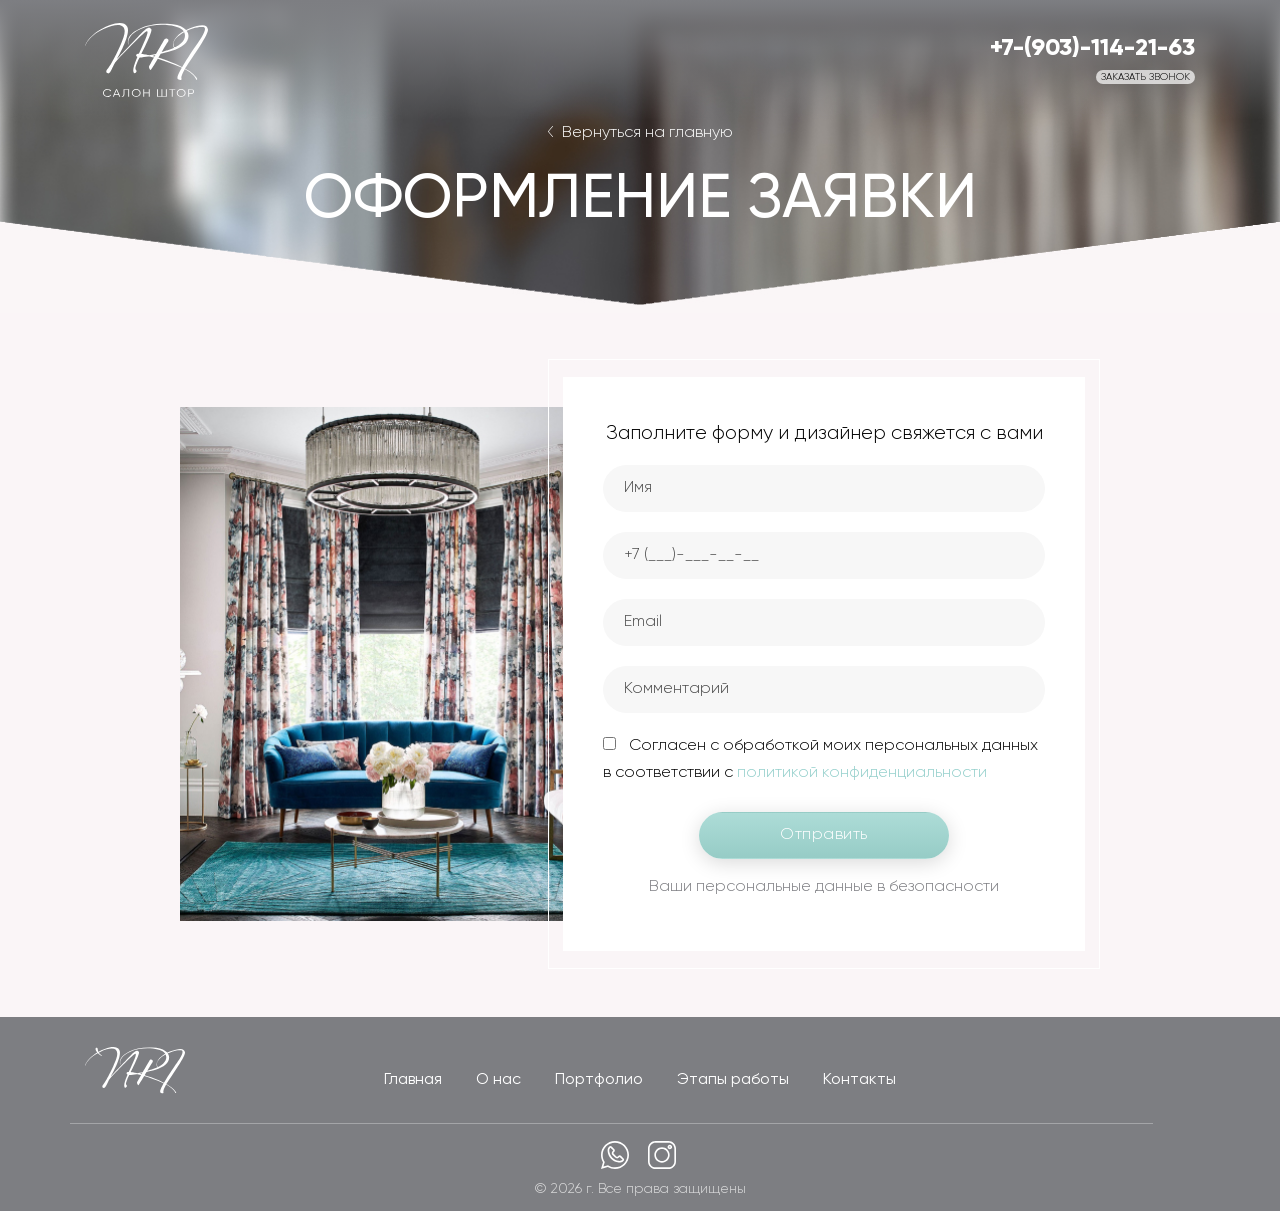
<file: order.html>
<!DOCTYPE html>
<html lang="ru">
<head>
    <meta charset="UTF-8">
    <meta name="viewport" content="width=device-width, initial-scale=1.0">
    <meta http-equiv="X-UA-Compatible" content="ie=edge">
    <link rel="shortcut icon" href="./img/favicon.ico" type="image/x-icon">
    <title>Оформление заявки</title>

    <!-- Yandex.Metrika counter -->
    <script type="text/javascript" >
        (function(m,e,t,r,i,k,a){m[i]=m[i]||function(){(m[i].a=m[i].a||[]).push(arguments)};
        m[i].l=1*new Date();k=e.createElement(t),a=e.getElementsByTagName(t)[0],k.async=1,k.src=r,a.parentNode.insertBefore(k,a)})
        (window, document, "script", "https://mc.yandex.ru/metrika/tag.js", "ym");
    
        ym(56782099, "init", {
            clickmap:true,
            trackLinks:true,
            accurateTrackBounce:true,
            webvisor:true,
            ecommerce:"dataLayer"
        });
    </script>
    <noscript><div><img src="https://mc.yandex.ru/watch/56782099" style="position:absolute; left:-9999px;" alt="" /></div></noscript>
    <!-- /Yandex.Metrika counter -->

    <!-- Google Tag Manager -->
    <script>(function(w,d,s,l,i){w[l]=w[l]||[];w[l].push({'gtm.start':
        new Date().getTime(),event:'gtm.js'});var f=d.getElementsByTagName(s)[0],
        j=d.createElement(s),dl=l!='dataLayer'?'&l='+l:'';j.async=true;j.src=
        'https://www.googletagmanager.com/gtm.js?id='+i+dl;f.parentNode.insertBefore(j,f);
        })(window,document,'script','dataLayer','GTM-M7LZ7LJ');</script>
    <!-- End Google Tag Manager -->

    <link rel="stylesheet" href="./css/libs/bootstrap.min.css">
    <link rel="stylesheet" href="./css/libs/jquery.fancybox.min.css">
    <link rel="stylesheet" href="./css/libs/slick.css">
    <link rel="stylesheet" href="./css/bundle.min.css">
</head>
<body>
    <!-- Google Tag Manager (noscript) -->
        <noscript><iframe src="https://www.googletagmanager.com/ns.html?id=GTM-M7LZ7LJ"
            height="0" width="0" style="display:none;visibility:hidden"></iframe></noscript>
    <!-- End Google Tag Manager (noscript) -->    
    <header class="header">
        <div class="header__inner container">
            <div class="row">
                <div class="col-3 d-none d-md-block header__logo-block">
                    <a href="index.html" class="header__logo">
                        <svg class="header__logo-nri" width="123" height="57" viewBox="0 0 123 57" fill="none" xmlns="http://www.w3.org/2000/svg">
                            <path d="M0 24.2143C0 24.2143 1.68908 13.9047 18.6275 5.99997C24.5988 3.21425 29.333 1.88092 32.8063 1.88092C37.3502 1.88092 39.6816 4.14283 39.6816 8.30949C39.6816 9.97616 39.3009 11.9285 38.5397 14.1904C34.4478 26.3333 24.9794 43.4285 22.7194 45.8333C21.7202 46.9047 21.292 47.8333 21.292 48.5714C21.292 49.5 21.9581 50.119 23.0049 50.3571C23.1238 50.3809 23.2428 50.4047 23.3379 50.4047C25.0508 50.4047 26.1213 47.3809 28.31 43.0952C30.6414 38.5 30.4987 39.2619 33.1631 36.0952C35.8514 32.9047 57.8095 10.2381 61.2115 8.47616C61.5207 8.30949 61.7824 8.23806 61.9727 8.23806C62.3772 8.23806 62.5437 8.54759 62.5437 9.14283C62.5437 11.3571 59.903 17.3809 57.1672 23.4523C53.789 30.9762 48.246 42.2619 48.246 47.3095C48.246 47.5238 48.246 47.7381 48.2697 47.9523C48.4601 49.5714 49.0548 50.1428 49.6734 50.1428C50.5774 50.1428 51.6003 48.8809 51.6003 48.0238C51.6003 47.8095 51.529 47.619 51.3862 47.4762C50.8391 46.9523 50.4346 46.3571 50.4346 45.2857C50.4346 44.1904 50.8628 42.5476 52.0048 39.9047C54.1459 34.9523 66.469 11.5238 66.469 6.88092C66.469 6.61902 66.4214 6.42854 66.3501 6.28568C65.7078 5.23806 64.9941 4.69045 64.0663 4.69045C62.2582 4.69045 59.7127 6.73806 55.6208 10.9285C49.4117 17.3095 31.8309 36.0952 31.8309 36.0952C31.8309 36.0952 43.0122 16.9285 43.0122 7.14283C43.0122 5.78568 42.7743 4.59521 42.2747 3.66664C40.8235 1.02378 38.0877 -3.05176e-05 34.8284 -3.05176e-05C28.8334 -3.05176e-05 21.0303 3.38092 15.963 6.21426C8.20752 10.5476 0 18.7143 0 24.0238V24.2143Z" fill="white"/>
                            <path d="M43.6292 21.6428C43.6292 21.6428 43.2962 20.7857 43.2962 19.4285C43.2962 16.3809 44.9615 10.7143 55.6907 5.90473C62.3519 2.90473 69.9647 1.69045 76.8875 1.69045C86.1894 1.69045 94.3018 3.85711 97.3706 6.71426C99.0359 8.26187 99.9875 10.3095 99.9875 12.5476C99.9875 17.5476 95.2058 23.5476 82.7636 27.3095C82.7636 27.3095 79.4331 28.2381 76.6734 29.0714C78.6004 25.7857 79.1952 24.7381 80.8842 22.0238C81.6931 20.7143 83.5011 18.7619 83.5011 17.3571C83.5011 17.0476 83.4298 16.7619 83.2156 16.5238C82.4782 15.6666 81.812 15.3809 81.2173 15.3809C80.2181 15.3809 79.552 16.1904 79.552 16.1904C78.6718 17.6428 74.6751 24.5476 70.9638 31.0714C70.0122 31.2381 68.799 31.4762 67.205 31.7857C65.9204 32.0476 64.9926 32.1428 64.1837 32.1428C61.9237 32.1428 60.7104 31.3333 55.7621 30.8095C55.2149 30.7619 54.7153 30.7381 54.2871 30.7381C51.9557 30.7381 51.0993 31.4523 51.0993 32.2619C51.0993 33.1666 52.1936 34.1904 53.502 34.4047C53.8113 34.4523 54.1444 34.4762 54.5012 34.4762C57.0705 34.4762 60.639 33.3809 63.3748 33.3809H63.7793C64.6833 33.4285 66.5151 33.8333 68.9893 34.5238C66.3248 39.2381 64.1599 43.1428 64.041 43.5714C64.0172 43.6666 63.9934 43.7857 63.9934 43.9047C63.9934 45.0714 65.1353 46.8571 65.6825 46.9285C66.0155 46.9285 69.3223 41.5 72.7957 35.6428C79.0286 37.5714 87.5216 40.5952 95.8005 44.1666C109.979 50.2857 111.193 56.619 111.312 56.6428C111.312 56.6428 111.454 56.6904 111.621 56.6904C111.859 56.6904 112.144 56.5952 112.144 56.2142C112.144 56.0714 112.097 55.8571 111.978 55.5952C111.383 54.1666 108.219 50.7857 103.865 47.8571C99.4879 44.9523 89.3297 40.0714 81.4076 37.2619C78.3863 36.1904 75.6505 35.3095 73.3904 34.619C74.1755 33.2857 74.9605 31.9523 75.7218 30.6904C80.8604 29.4523 92.4461 27.3571 99.2025 21.5238C101.891 19.1904 103.508 16.0952 103.508 13C103.508 7.16664 97.7037 1.3333 82.3116 0.738065C81.2411 0.690447 80.1943 0.690446 79.1714 0.690446C57.808 0.690446 47.9114 9.19044 45.1042 12.5476C43.4389 14.5238 42.8917 17.0238 42.8917 18.9285C42.8917 20.3809 43.2248 21.4762 43.6292 21.6428ZM70.3929 32.0714L69.584 33.4762C68.2518 33.0952 67.4667 32.9047 67.4667 32.9047L70.3929 32.0714Z" fill="white"/>
                            <path d="M91.0026 26.0238C91.0026 26.0238 91.3594 25.7143 91.3594 25.2857C91.3594 25.0952 91.3118 24.9047 91.1215 24.6904C90.836 24.3809 89.1945 24.3095 88.9804 23.8333C88.6236 23.0238 88.457 22.1904 88.457 21.3571C88.457 12.7381 106.395 3.92854 116.315 3.92854C117.076 3.92854 117.79 3.97616 118.456 4.09521C119.503 4.26187 119.979 4.95235 119.979 6.02378C119.979 8.61902 117.29 13.3809 113.96 18.2619C109.701 24.5476 92.4538 49.119 92.4538 55.0714C92.4538 55.6666 92.6203 56.0714 93.0009 56.2619C94.1428 56.8095 94.9041 57 95.4513 57C96.3791 57 96.5456 56.3809 96.5456 55.9523C96.5456 55.7619 96.498 55.5952 96.498 55.5952C96.498 55.5952 96.3553 55.4047 96.3553 54.8333C96.3553 53.7381 96.8549 51.3333 99.6383 46.4047C103.825 38.9523 123 12.9047 123 6.92854C123 6.80949 123 6.69044 122.976 6.59521C122.548 3.78568 120.788 2.30949 117.29 2.30949C114.317 2.30949 110.106 3.38092 104.396 5.5714C92.0017 10.3333 88.5284 17.3095 88.0526 21.119C88.0288 21.3571 88.005 21.5952 88.005 21.8333C88.005 25.0952 91.0026 26.0238 91.0026 26.0238Z" fill="white"/>
                        </svg>
                        <svg class="header__logo-text" width="91" height="8" viewBox="0 0 91 8" fill="none" xmlns="http://www.w3.org/2000/svg">
                            <path d="M4.4781 7.99997C3.17656 7.99997 2.10686 7.61323 1.269 6.83975C0.422999 6.0589 0 5.11231 0 3.99997C0 2.88763 0.422999 1.94104 1.269 1.16019C2.10686 0.38671 3.17656 -3.05176e-05 4.4781 -3.05176e-05C5.25902 -3.05176e-05 5.97893 0.173082 6.63784 0.519306C7.29674 0.858165 7.80922 1.31857 8.17528 1.90052L7.41876 2.29831C7.15032 1.82686 6.75172 1.45117 6.22297 1.17124C5.69422 0.891314 5.1126 0.75135 4.4781 0.75135C3.40433 0.75135 2.53393 1.06443 1.86689 1.69058C1.19172 2.32409 0.854133 3.09389 0.854133 3.99997C0.854133 4.90605 1.19172 5.67584 1.86689 6.30936C2.53393 6.93551 3.40433 7.24859 4.4781 7.24859C5.1126 7.24859 5.69422 7.10863 6.22297 6.8287C6.75172 6.54877 7.15032 6.17308 7.41876 5.70163L8.17528 6.08837C7.82549 6.67032 7.31708 7.13441 6.65004 7.48063C5.983 7.82686 5.25902 7.99997 4.4781 7.99997Z" fill="white"/>
                            <path d="M17.27 7.86737H16.367L15.5739 5.96682H11.5229L10.7298 7.86737H9.82682L13.1091 0.132566H13.9877L17.27 7.86737ZM13.5484 1.09389L11.8279 5.23754H15.2689L13.5484 1.09389Z" fill="white"/>
                            <path d="M18.7938 7.86737V7.18229C19.3876 7.25595 19.831 7.09021 20.1238 6.68505C20.4248 6.2799 20.5753 5.52851 20.5753 4.43091V0.132566H26.1149V7.86737H25.2608V0.861848H21.4294V4.45301C21.4294 5.15282 21.3684 5.73846 21.2464 6.20991C21.1244 6.68137 20.9413 7.03864 20.6973 7.28174C20.4614 7.52483 20.1889 7.69058 19.8798 7.77897C19.5788 7.86737 19.2168 7.89684 18.7938 7.86737Z" fill="white"/>
                            <path d="M36.3562 6.83975C35.502 7.61323 34.4567 7.99997 33.2203 7.99997C31.9838 7.99997 30.9385 7.61323 30.0844 6.83975C29.2302 6.05153 28.8032 5.10494 28.8032 3.99997C28.8032 2.88763 29.2302 1.94472 30.0844 1.17124C30.9385 0.390393 31.9838 -3.05176e-05 33.2203 -3.05176e-05C34.4567 -3.05176e-05 35.502 0.390393 36.3562 1.17124C37.2103 1.94472 37.6374 2.88763 37.6374 3.99997C37.6374 5.10494 37.2103 6.05153 36.3562 6.83975ZM29.6573 3.99997C29.6573 4.91341 29.999 5.68321 30.6823 6.30936C31.3656 6.93551 32.2116 7.24859 33.2203 7.24859C34.229 7.24859 35.075 6.93551 35.7583 6.30936C36.4416 5.68321 36.7832 4.91341 36.7832 3.99997C36.7832 3.09389 36.4416 2.32778 35.7583 1.70163C35.075 1.06811 34.229 0.75135 33.2203 0.75135C32.2116 0.75135 31.3656 1.06811 30.6823 1.70163C29.999 2.32778 29.6573 3.09389 29.6573 3.99997Z" fill="white"/>
                            <path d="M45.8091 3.52483V0.132566H46.6632V7.86737H45.8091V4.25411H41.1724V7.86737H40.3182V0.132566H41.1724V3.52483H45.8091Z" fill="white"/>
                            <path d="M62.888 7.13809V0.132566H63.7421V7.86737H54.1026V0.132566H54.9567V7.13809H58.4953V0.132566H59.3494V7.13809H62.888Z" fill="white"/>
                            <path d="M66.1849 0.132566H72.2858V0.861848H69.6624V7.86737H68.8083V0.861848H66.1849V0.132566Z" fill="white"/>
                            <path d="M81.303 6.83975C80.4489 7.61323 79.4036 7.99997 78.1671 7.99997C76.9307 7.99997 75.8854 7.61323 75.0312 6.83975C74.1771 6.05153 73.75 5.10494 73.75 3.99997C73.75 2.88763 74.1771 1.94472 75.0312 1.17124C75.8854 0.390393 76.9307 -3.05176e-05 78.1671 -3.05176e-05C79.4036 -3.05176e-05 80.4489 0.390393 81.303 1.17124C82.1571 1.94472 82.5842 2.88763 82.5842 3.99997C82.5842 5.10494 82.1571 6.05153 81.303 6.83975ZM74.6042 3.99997C74.6042 4.91341 74.9458 5.68321 75.6291 6.30936C76.3124 6.93551 77.1584 7.24859 78.1671 7.24859C79.1758 7.24859 80.0218 6.93551 80.7051 6.30936C81.3884 5.68321 81.7301 4.91341 81.7301 3.99997C81.7301 3.09389 81.3884 2.32778 80.7051 1.70163C80.0218 1.06811 79.1758 0.75135 78.1671 0.75135C77.1584 0.75135 76.3124 1.06811 75.6291 1.70163C74.9458 2.32778 74.6042 3.09389 74.6042 3.99997Z" fill="white"/>
                            <path d="M85.2651 0.132566H88.3156C89.0802 0.132566 89.7188 0.36461 90.2313 0.828699C90.7438 1.29279 91 1.87106 91 2.56351C91 3.25595 90.7438 3.83422 90.2313 4.29831C89.7188 4.7624 89.0802 4.99444 88.3156 4.99444H86.1192V7.86737H85.2651V0.132566ZM86.1192 4.26516H88.3156C88.8443 4.26516 89.2795 4.10678 89.6212 3.79002C89.971 3.47327 90.1459 3.06443 90.1459 2.56351C90.1459 2.06995 89.971 1.66479 89.6212 1.34804C89.2795 1.02391 88.8443 0.861848 88.3156 0.861848H86.1192V4.26516Z" fill="white"/>
                        </svg>
                    </a>
                </div>
                <div class="col-lg-6 d-none d-lg-block header__nav-block">
                    <nav class="header__nav d-none">
                        <ul class="header__nav-list">
                            <li class="header__nav-item">
                                <a href="index.html" class="header__nav-link">Главная</a>
                            </li>
                            <li class="header__nav-item">
                                <a href="#about" class="header__nav-link smooth-scroll">О нас</a>
                            </li>
                            <li class="header__nav-item">
                                <a href="portfolio.html" class="header__nav-link">Портфолио</a>
                            </li>
                            <li class="header__nav-item">
                                <a href="#steps" class="header__nav-link smooth-scroll">Этапы работы</a>
                            </li>
                            <li class="header__nav-item">
                                <a href="#contacts" class="header__nav-link smooth-scroll">Контакты</a>
                            </li>
                        </ul>
                    </nav>
                </div>
                <div class="col-lg-3 col-md-6 col-9 header__phone-block">
                    <div class="header__phone">
                        <a href="tel:+79031142163" class="header__phone-link">+7-(903)-114-21-63</a>
                        <a href="#keep-in-touch" class="header__phone-btn fancy">Заказать звонок</a>
                    </div>
                </div>
                <div class="col-3 d-lg-none text-right mobile-menu-block">
                    <div class="mobile-menu__btn">
                        <svg width="30" height="19" viewBox="0 0 30 19" fill="none" xmlns="http://www.w3.org/2000/svg">
                            <path d="M0.937478 2.42887H29.0625C29.58 2.42887 30 1.88474 30 1.21443C30 0.544021 29.58 0 29.0625 0H0.937478C0.420034 0 0 0.544021 0 1.21443C0 1.88484 0.420034 2.42887 0.937478 2.42887Z" fill="white"/>
                            <path d="M29.2428 8.19824H6.52642C6.10842 8.19824 5.76923 8.74236 5.76923 9.41267C5.76923 10.083 6.10848 10.6271 6.52642 10.6271H29.2428C29.6608 10.6271 30 10.083 30 9.41267C30 8.74236 29.6608 8.19824 29.2428 8.19824Z" fill="white"/>
                            <path d="M29.4231 16.396H12.1154C11.7969 16.396 11.5385 16.9401 11.5385 17.6104C11.5385 18.2808 11.7969 18.8249 12.1154 18.8249H29.4231C29.7416 18.8249 30 18.2807 30 17.6104C30 16.94 29.7416 16.396 29.4231 16.396Z" fill="white"/>
                        </svg>
                    </div>
                </div>
            </div>
        </div>
        <div class="mobile-menu">
            <div class="mobile-menu__inner">
                <div class="mobile-menu__title">Menu</div>
                <div class="mobile-menu__main">
                    <nav class="mobile-menu__nav">
                        <ul class="mobile-menu__list">
                            <li class="mobile-menu__item">
                                <a href="index.html" class="mobile-menu__link">Главная</a>
                            </li>
                            <li class="mobile-menu__item">
                                <a href="index.html#about" class="mobile-menu__link mobile-menu__link--anchor">О нас</a>
                            </li>
                            <li class="mobile-menu__item">
                                <a href="index.htmlportfolio.html" class="mobile-menu__link">Портфолио</a>
                            </li>
                            <li class="mobile-menu__item">
                                <a href="#steps" class="mobile-menu__link mobile-menu__link--anchor">Этапы работы</a>
                            </li>
                            <li class="mobile-menu__item">
                                <a href="index.html#contacts" class="mobile-menu__link mobile-menu__link--anchor">Контакты</a>
                            </li>
                        </ul>
                    </nav>
                    <a href="order.html" class="btn btn--white mobile-menu__order">Оформить заявку</a>
                </div>
                <a href="tel:+79031142163" class="mobile-menu__phone-link">+7-(903)-114-21-63</a>
                <div class="mobile-menu__soc">
                    <a href="https://wa.me/79031142163" class="mobile-menu__soc-link">
                        <svg xmlns="http://www.w3.org/2000/svg" width="28" height="28" viewBox="0 0 28 28" fill="none">
                            <path d="M6.77195 26.0017C8.93539 27.3033 11.4089 27.9896 13.9502 27.9896C21.6519 27.9902 28 21.7055 28 13.9951C28 6.29289 21.6606 0 13.9502 0C6.26391 0 0.00984375 6.27813 0.00984375 13.9951C0.00984375 16.5703 0.696172 19.063 1.99773 21.228L0 28L6.77195 26.0017ZM1.65047 13.9951C1.65047 7.18266 7.16844 1.64008 13.9508 1.64008C20.7933 1.64008 26.3605 7.18266 26.3605 13.9951C26.3605 20.8075 20.7933 26.3501 13.9508 26.3501C11.5965 26.3501 9.30836 25.6829 7.33469 24.4212L7.01914 24.22L2.42594 25.5752L3.78109 20.982L3.57984 20.667C2.31711 18.6922 1.65047 16.3855 1.65047 13.9951Z" fill="white"></path>
                            <path d="M6.81565 11.416C7.08636 12.8385 7.89081 15.5745 10.2314 17.9156C12.5721 20.2568 15.3086 21.0613 16.7316 21.332C18.3607 21.6421 20.7511 21.6891 21.9198 20.5204L22.5711 19.8691C22.8998 19.5404 23.0808 19.1029 23.0808 18.6381C23.0808 18.1732 22.8998 17.7357 22.5711 17.4071L19.9664 14.8023C19.6371 14.4731 19.2002 14.2926 18.7353 14.2926C18.2705 14.2926 17.833 14.4736 17.5043 14.8023L16.853 15.4536C16.4554 15.8512 15.7046 15.8528 15.3037 15.4585L12.7055 12.7515C12.7017 12.7477 12.6978 12.7433 12.694 12.7395C12.2953 12.3408 12.2953 11.6928 12.694 11.2941L13.3453 10.6428C14.0262 9.9619 14.0262 8.86104 13.3453 8.18073L10.7406 5.57596C10.0619 4.89729 8.95721 4.89729 8.27854 5.57596L7.62721 6.22729C6.69425 7.16026 6.38362 9.14869 6.81565 11.416ZM8.78659 7.38776C9.47018 6.72002 9.43354 6.7069 9.50901 6.7069C9.53472 6.7069 9.56096 6.71674 9.5801 6.73643C12.3249 9.49596 12.2144 9.33354 12.2144 9.41284C12.2144 9.44018 12.2046 9.46479 12.1849 9.48393L11.5335 10.1353C10.4967 11.1721 10.4923 12.851 11.527 13.8928L14.1268 16.6015C14.1307 16.6053 14.1345 16.6092 14.1389 16.6135C15.1757 17.6504 16.9722 17.6537 18.0124 16.6135L18.6637 15.9622C18.7031 15.9228 18.7671 15.9228 18.8064 15.9622C21.5512 18.7212 21.4407 18.5593 21.4407 18.6381C21.4407 18.666 21.4309 18.69 21.4112 18.7092L20.7599 19.3605C20.3136 19.8067 18.8923 20.0736 17.0384 19.7209C15.8008 19.4852 13.4219 18.7863 11.3914 16.7563C9.36081 14.7263 8.66245 12.3468 8.42675 11.1092C8.07346 9.25533 8.34034 7.83401 8.78659 7.38776Z" fill="white"></path>
                        </svg>
                        <span class="mobile-menu__soc-text">Связаться в Whatsapp</span>
                    </a>
                    <a href="https://instagram.com/shtory_v_vash_dom?r=nametag" class="mobile-menu__soc-link">
                        <svg xmlns="http://www.w3.org/2000/svg" width="28" height="28" viewBox="0 0 28 28" fill="none">
                            <path d="M20.4209 0H7.57914C3.39992 0 0 3.39992 0 7.57914V20.4209C0 24.6001 3.39992 28 7.57914 28H20.4209C24.6001 28 28 24.6001 28 20.4209V7.57914C28 3.39992 24.6001 0 20.4209 0ZM26.3583 20.4209C26.3583 23.695 23.6945 26.3583 20.4203 26.3583H7.57914C4.305 26.3583 1.64117 23.6945 1.64117 20.4209V7.57914C1.64117 4.305 4.305 1.64117 7.57914 1.64117H20.4209C23.695 1.64117 26.3583 4.305 26.3583 7.57914V20.4209Z" fill="white"></path>
                            <path d="M14 6.34375C9.77813 6.34375 6.34375 9.77813 6.34375 14C6.34375 18.2219 9.77813 21.6562 14 21.6562C18.2219 21.6562 21.6562 18.2219 21.6562 14C21.6562 9.77813 18.2219 6.34375 14 6.34375ZM14 20.0145C10.6838 20.0145 7.98547 17.3162 7.98547 14C7.98547 10.6838 10.6838 7.98547 14 7.98547C17.3162 7.98547 20.0145 10.6838 20.0145 14C20.0145 17.3162 17.3162 20.0145 14 20.0145Z" fill="white"></path>
                            <path d="M21.839 3.62524C20.5915 3.62524 19.5765 4.64025 19.5765 5.88767C19.5765 7.13509 20.591 8.15009 21.839 8.15009C23.0869 8.15009 24.1014 7.13509 24.1014 5.88767C24.1014 4.64025 23.0869 3.62524 21.839 3.62524ZM21.839 6.50783C21.4966 6.50783 21.2183 6.22947 21.2183 5.88712C21.2183 5.54478 21.4966 5.26642 21.839 5.26642C22.1813 5.26642 22.4602 5.54478 22.4602 5.88712C22.4602 6.22947 22.1819 6.50783 21.839 6.50783Z" fill="white"></path>
                        </svg>
                        <span class="mobile-menu__soc-text">Instagram</span>
                    </a>
                    <!-- <a href="#" class="mobile-menu__soc-link">
                        <svg xmlns="http://www.w3.org/2000/svg" width="28" height="28" viewBox="0 0 28 28" fill="none">
                            <path d="M4.10156 28H13.2344V18.0469H9.95312V14.7656H13.2344V10.6641C13.2344 8.40219 15.0741 6.5625 17.3359 6.5625H21.4375V9.84375H18.1562C17.2517 9.84375 16.5156 10.5798 16.5156 11.4844V14.7656H21.2893L20.7424 18.0469H16.5156V28H23.8984C26.1603 28 28 26.1603 28 23.8984V4.10156C28 1.83969 26.1603 0 23.8984 0H4.10156C1.83969 0 0 1.83969 0 4.10156V23.8984C0 26.1603 1.83969 28 4.10156 28ZM1.64062 4.10156C1.64062 2.74477 2.74477 1.64062 4.10156 1.64062H23.8984C25.2552 1.64062 26.3594 2.74477 26.3594 4.10156V23.8984C26.3594 25.2552 25.2552 26.3594 23.8984 26.3594H18.1562V19.6875H22.1326L23.2263 13.125H18.1562V11.4844H23.0781V4.92188H17.3359C14.1695 4.92188 11.5938 7.49766 11.5938 10.6641V13.125H8.3125V19.6875H11.5938V26.3594H4.10156C2.74477 26.3594 1.64062 25.2552 1.64062 23.8984V4.10156Z" fill="white"></path>
                        </svg>
                        <span class="mobile-menu__soc-text">Facebook</span>
                    </a> -->
                </div>
                <a href="#" class="mobile-menu__close">
                    <svg xmlns="http://www.w3.org/2000/svg" width="15" height="15" viewBox="0 0 15 15" fill="none">
                        <path d="M0 2.35294L2.35294 0L7.35294 5L12.3529 0L15 2.35294L10 7.35294L15 12.3529L12.3529 15L7.35294 10L2.35294 15L0 12.3529L5 7.35294L0 2.35294Z" fill="white" fill-opacity="0.7"/>
                    </svg>
                </a>
            </div>
        </div>
    </header>
    <main class="main">
        <div class="wrapper">
            <section class="banner order__banner">
                <div class="banner__inner container">
                    <div class="to-main">
                        <svg class="to-main__svg" xmlns="http://www.w3.org/2000/svg" width="5" height="11" viewBox="0 0 5 11" fill="none">
                            <path d="M0.0771158 5.71929L4.54228 10.9084C4.64741 11.0305 4.81602 11.0305 4.92115 10.9084C5.02628 10.7862 5.02628 10.5902 4.92115 10.4681L0.646418 5.50029L4.92115 0.532507C5.02628 0.41033 5.02628 0.214386 4.92115 0.0922079C4.86958 0.0322724 4.80015 -9.15764e-07 4.7327 -9.0297e-07C4.66526 -8.90176e-07 4.59583 0.0299664 4.54426 0.092208L0.0790985 5.28129C-0.0260341 5.40116 -0.0260331 5.59941 0.0771158 5.71929Z" fill="white"/>
                        </svg>
                        <a href="index.html" class="to-main__link">Вернуться на главную</a>
                    </div>
                    <h1 class="h1">Оформление заявки</h1>
                </div>
            </section>
            <section class="order">
                <div class="order__inner container">
                    <div class="row">
                        <div class="col-xl-10 offset-xl-1">
                            <div class="order__common">
                                <div class="stroke">
                                    <div class="order__stroke-inner">
                                        <form class="order__form" id="order-form">
                                            <div class="order__info d-none d-md-block">Заполните форму и дизайнер свяжется с вами</div>
                                            <div class="order__info d-md-none">Заполните форму</div>
                                            <label for="order-form__name" class="label">
                                                <input type="text" class="input" name="order-form__name" id="order-form__name" placeholder="Имя" required>
                                            </label>
                                            <label for="order-form__phone" class="label">
                                                <input type="text" class="input input__phone" name="order-form__phone" id="order-form__phone" placeholder="+7 (___)-___-__-__" required>
                                            </label>
                                            <label for="order-form__email" class="label">
                                                <input type="email" class="input" name="order-form__email" id="order-form__email" placeholder="Email" required>
                                            </label>
                                            <label for="order-form__comment" class="label">
                                                <input type="text" class="input" name="order-form__comment" id="order-form__comment" placeholder="Комментарий" required>
                                            </label>
                                            <label for="order-form__checkbox" class="label label--checkbox">
                                                <input type="checkbox" class="checkbox" id="order-form__chekbox" required>
                                                <span class="label__text">Согласен с обработкой моих персональных данных в соответствии с <a class="order-form__link">политикой конфиденциальности</a></span>
                                            </label>
                                            <input type="submit" class="btn btn--tiffany" value="Отправить">
                                            <div class="order-form__safety">Ваши персональные данные в безопасности</div>
                                        </form>
                                    </div>
                                </div>
                                <div class="order__pic"></div>
                            </div>
                        </div>
                    </div>
                </div>
            </section>
        </div>
    </main>
    <footer class="footer">
        <div class="container footer__inner">
            <div class="footer__logo">
                <a href="index.html" class="footer__logo-link">
                    <svg class="footer__logo-svg" width="100" height="47" viewBox="0 0 100 47" fill="none" xmlns="http://www.w3.org/2000/svg">
                        <path d="M0 19.6864C0 19.6864 1.37324 11.3047 15.1443 4.87805C19.999 2.61324 23.8479 1.52923 26.6718 1.52923C30.366 1.52923 32.2615 3.36818 32.2615 6.75571C32.2615 8.11072 31.952 9.69802 31.3331 11.537C28.0063 21.4092 20.3085 35.3078 18.471 37.2629C17.6587 38.134 17.3106 38.8889 17.3106 39.489C17.3106 40.2439 17.8521 40.7472 18.7031 40.9408C18.7998 40.9601 18.8965 40.9795 18.9739 40.9795C20.3665 40.9795 21.2369 38.5211 23.0163 35.0368C24.9117 31.3008 24.7957 31.9202 26.9619 29.3457C29.1475 26.7518 46.9996 8.32365 49.7654 6.89121C50.0169 6.75571 50.2296 6.69764 50.3843 6.69764C50.7131 6.69764 50.8485 6.94928 50.8485 7.43322C50.8485 9.23345 48.7016 14.1309 46.4774 19.067C43.7309 25.1839 39.2244 34.3593 39.2244 38.463C39.2244 38.6372 39.2244 38.8115 39.2437 38.9857C39.3984 40.302 39.882 40.7665 40.3848 40.7665C41.1198 40.7665 41.9515 39.7406 41.9515 39.0437C41.9515 38.8695 41.8935 38.7147 41.7774 38.5985C41.3326 38.1727 41.0038 37.6887 41.0038 36.8177C41.0038 35.9272 41.3519 34.5916 42.2803 32.4429C44.021 28.4166 54.0399 9.36895 54.0399 5.59427C54.0399 5.38134 54.0012 5.22648 53.9432 5.11034C53.4209 4.25861 52.8407 3.8134 52.0864 3.8134C50.6164 3.8134 48.5469 5.47813 45.2202 8.88502C40.1721 14.0728 25.8788 29.3457 25.8788 29.3457C25.8788 29.3457 34.9692 13.7631 34.9692 5.8072C34.9692 4.70383 34.7758 3.73596 34.3697 2.98103C33.1898 0.832364 30.9656 0 28.3158 0C23.4418 0 17.0978 2.74874 12.9781 5.05227C6.67278 8.5753 0 15.2149 0 19.5316V19.6864Z" fill="white"/>
                        <path d="M35.4709 17.5958C35.4709 17.5958 35.2001 16.899 35.2001 15.7956C35.2001 13.3178 36.554 8.7108 45.277 4.80062C50.6926 2.36159 56.8818 1.37437 62.5102 1.37437C70.0727 1.37437 76.6681 3.13589 79.1631 5.45877C80.517 6.71699 81.2907 8.38172 81.2907 10.2013C81.2907 14.2664 77.4031 19.1444 67.2875 22.2029C67.2875 22.2029 64.5797 22.9578 62.3361 23.6353C63.9028 20.964 64.3863 20.1123 65.7595 17.9055C66.4172 16.8409 67.8871 15.2536 67.8871 14.1115C67.8871 13.8599 67.8291 13.6276 67.655 13.434C67.0554 12.7371 66.5139 12.5048 66.0303 12.5048C65.218 12.5048 64.6764 13.163 64.6764 13.163C63.9608 14.3438 60.7114 19.9574 57.6942 25.2613C56.9205 25.3968 55.9341 25.5904 54.6382 25.842C53.5938 26.055 52.8395 26.1324 52.1819 26.1324C50.3444 26.1324 49.358 25.4743 45.335 25.0484C44.8902 25.0097 44.484 24.9903 44.1359 24.9903C42.2404 24.9903 41.5441 25.571 41.5441 26.2292C41.5441 26.9648 42.4338 27.7971 43.4976 27.9713C43.749 28.0101 44.0198 28.0294 44.3099 28.0294C46.3988 28.0294 49.3 27.139 51.5243 27.139H51.8531C52.588 27.1777 54.0773 27.5068 56.0888 28.0681C53.9226 31.9009 52.1625 35.0755 52.0658 35.4239C52.0465 35.5014 52.0272 35.5981 52.0272 35.6949C52.0272 36.6434 52.9555 38.0952 53.4004 38.1533C53.6712 38.1533 56.3596 33.7398 59.1835 28.9779C64.2509 30.5459 71.1558 33.0043 77.8866 35.9079C89.4141 40.8827 90.4005 46.0317 90.4972 46.0511C90.4972 46.0511 90.6132 46.0898 90.7486 46.0898C90.942 46.0898 91.1741 46.0124 91.1741 45.7027C91.1741 45.5865 91.1355 45.4123 91.0387 45.1994C90.5552 44.0379 87.9828 41.2892 84.4433 38.9082C80.8845 36.5466 72.6257 32.5784 66.185 30.2942C63.7287 29.4231 61.5044 28.7069 59.667 28.1456C60.3053 27.0616 60.9435 25.9775 61.5625 24.9516C65.7402 23.945 75.1595 22.2416 80.6524 17.499C82.838 15.602 84.1532 13.0856 84.1532 10.5691C84.1532 5.82656 79.4339 1.08401 66.92 0.600078C66.0497 0.561364 65.1986 0.561363 64.367 0.561363C46.9984 0.561363 38.9524 7.47193 36.6701 10.2013C35.3162 11.808 34.8713 13.8405 34.8713 15.3891C34.8713 16.5699 35.1421 17.4603 35.4709 17.5958ZM57.23 26.0743L56.5724 27.2164C55.4893 26.9067 54.851 26.7518 54.851 26.7518L57.23 26.0743Z" fill="white"/>
                        <path d="M73.9858 21.1576C73.9858 21.1576 74.2759 20.9059 74.2759 20.5575C74.2759 20.4026 74.2373 20.2478 74.0825 20.0736C73.8504 19.8219 72.5159 19.7638 72.3418 19.3767C72.0517 18.7185 71.9163 18.041 71.9163 17.3635C71.9163 10.3562 86.4997 3.19396 94.5651 3.19396C95.184 3.19396 95.7642 3.23268 96.3058 3.32946C97.1568 3.46496 97.5436 4.02633 97.5436 4.89741C97.5436 7.00735 95.3581 10.8788 92.6503 14.8471C89.1882 19.9574 75.1656 39.9342 75.1656 44.7735C75.1656 45.2575 75.301 45.5865 75.6105 45.7414C76.5389 46.1866 77.1578 46.3415 77.6027 46.3415C78.357 46.3415 78.4924 45.8382 78.4924 45.4897C78.4924 45.3349 78.4537 45.1994 78.4537 45.1994C78.4537 45.1994 78.3376 45.0445 78.3376 44.5799C78.3376 43.6895 78.7438 41.7344 81.0068 37.7274C84.4108 31.6686 100 10.4917 100 5.63298C100 5.5362 100 5.43941 99.9807 5.36198C99.6325 3.07782 98.2013 1.87766 95.3581 1.87766C92.9404 1.87766 89.517 2.74874 84.875 4.52961C74.7982 8.40108 71.9743 14.0728 71.5875 17.17C71.5682 17.3635 71.5488 17.5571 71.5488 17.7507C71.5488 20.4026 73.9858 21.1576 73.9858 21.1576Z" fill="white"/>
                        <path d="M10.5691 2.07418C10.5691 1.2334 10.8951 0.813008 11.547 0.813008C12.1989 0.813008 12.6007 1.28595 12.7523 2.23183C12.9949 3.88337 13.3057 5.00942 13.6847 5.60998C14.3518 6.66096 15.2993 7.53177 16.5274 8.22242C16.7093 8.35754 16.8458 8.45513 16.9367 8.51519C17.0277 8.56023 17.0732 8.64281 17.0732 8.76292C17.0732 8.88303 16.9974 8.94309 16.8458 8.94309C16.6941 8.94309 16.535 8.89805 16.3682 8.80796L15.6859 8.42511C14.276 7.58432 13.0631 6.51082 12.0473 5.2046C11.0618 3.94343 10.5691 2.89995 10.5691 2.07418Z" fill="white"/>
                    </svg>
                    <svg class="footer__logo-svg-text" width="91" height="8" viewBox="0 0 91 8" fill="none" xmlns="http://www.w3.org/2000/svg">
                        <path d="M4.4781 7.99997C3.17656 7.99997 2.10686 7.61323 1.269 6.83975C0.422999 6.0589 0 5.11231 0 3.99997C0 2.88763 0.422999 1.94104 1.269 1.16019C2.10686 0.38671 3.17656 -3.05176e-05 4.4781 -3.05176e-05C5.25902 -3.05176e-05 5.97893 0.173082 6.63784 0.519306C7.29674 0.858165 7.80922 1.31857 8.17528 1.90052L7.41876 2.29831C7.15032 1.82686 6.75172 1.45117 6.22297 1.17124C5.69422 0.891314 5.1126 0.75135 4.4781 0.75135C3.40433 0.75135 2.53393 1.06443 1.86689 1.69058C1.19172 2.32409 0.854133 3.09389 0.854133 3.99997C0.854133 4.90605 1.19172 5.67584 1.86689 6.30936C2.53393 6.93551 3.40433 7.24859 4.4781 7.24859C5.1126 7.24859 5.69422 7.10863 6.22297 6.8287C6.75172 6.54877 7.15032 6.17308 7.41876 5.70163L8.17528 6.08837C7.82549 6.67032 7.31708 7.13441 6.65004 7.48063C5.983 7.82686 5.25902 7.99997 4.4781 7.99997Z" fill="white"/>
                        <path d="M17.27 7.86737H16.367L15.5739 5.96682H11.5229L10.7298 7.86737H9.82682L13.1091 0.132566H13.9877L17.27 7.86737ZM13.5484 1.09389L11.8279 5.23754H15.2689L13.5484 1.09389Z" fill="white"/>
                        <path d="M18.7938 7.86737V7.18229C19.3876 7.25595 19.831 7.09021 20.1238 6.68505C20.4248 6.2799 20.5753 5.52851 20.5753 4.43091V0.132566H26.1149V7.86737H25.2608V0.861848H21.4294V4.45301C21.4294 5.15282 21.3684 5.73846 21.2464 6.20991C21.1244 6.68137 20.9413 7.03864 20.6973 7.28174C20.4614 7.52483 20.1889 7.69058 19.8798 7.77897C19.5788 7.86737 19.2168 7.89684 18.7938 7.86737Z" fill="white"/>
                        <path d="M36.3562 6.83975C35.502 7.61323 34.4567 7.99997 33.2203 7.99997C31.9838 7.99997 30.9385 7.61323 30.0844 6.83975C29.2302 6.05153 28.8032 5.10494 28.8032 3.99997C28.8032 2.88763 29.2302 1.94472 30.0844 1.17124C30.9385 0.390393 31.9838 -3.05176e-05 33.2203 -3.05176e-05C34.4567 -3.05176e-05 35.502 0.390393 36.3562 1.17124C37.2103 1.94472 37.6374 2.88763 37.6374 3.99997C37.6374 5.10494 37.2103 6.05153 36.3562 6.83975ZM29.6573 3.99997C29.6573 4.91341 29.999 5.68321 30.6823 6.30936C31.3656 6.93551 32.2116 7.24859 33.2203 7.24859C34.229 7.24859 35.075 6.93551 35.7583 6.30936C36.4416 5.68321 36.7832 4.91341 36.7832 3.99997C36.7832 3.09389 36.4416 2.32778 35.7583 1.70163C35.075 1.06811 34.229 0.75135 33.2203 0.75135C32.2116 0.75135 31.3656 1.06811 30.6823 1.70163C29.999 2.32778 29.6573 3.09389 29.6573 3.99997Z" fill="white"/>
                        <path d="M45.8091 3.52483V0.132566H46.6632V7.86737H45.8091V4.25411H41.1724V7.86737H40.3182V0.132566H41.1724V3.52483H45.8091Z" fill="white"/>
                        <path d="M62.888 7.13809V0.132566H63.7421V7.86737H54.1026V0.132566H54.9567V7.13809H58.4953V0.132566H59.3494V7.13809H62.888Z" fill="white"/>
                        <path d="M66.1849 0.132566H72.2858V0.861848H69.6624V7.86737H68.8083V0.861848H66.1849V0.132566Z" fill="white"/>
                        <path d="M81.303 6.83975C80.4489 7.61323 79.4036 7.99997 78.1671 7.99997C76.9307 7.99997 75.8854 7.61323 75.0312 6.83975C74.1771 6.05153 73.75 5.10494 73.75 3.99997C73.75 2.88763 74.1771 1.94472 75.0312 1.17124C75.8854 0.390393 76.9307 -3.05176e-05 78.1671 -3.05176e-05C79.4036 -3.05176e-05 80.4489 0.390393 81.303 1.17124C82.1571 1.94472 82.5842 2.88763 82.5842 3.99997C82.5842 5.10494 82.1571 6.05153 81.303 6.83975ZM74.6042 3.99997C74.6042 4.91341 74.9458 5.68321 75.6291 6.30936C76.3124 6.93551 77.1584 7.24859 78.1671 7.24859C79.1758 7.24859 80.0218 6.93551 80.7051 6.30936C81.3884 5.68321 81.7301 4.91341 81.7301 3.99997C81.7301 3.09389 81.3884 2.32778 80.7051 1.70163C80.0218 1.06811 79.1758 0.75135 78.1671 0.75135C77.1584 0.75135 76.3124 1.06811 75.6291 1.70163C74.9458 2.32778 74.6042 3.09389 74.6042 3.99997Z" fill="white"/>
                        <path d="M85.2651 0.132566H88.3156C89.0802 0.132566 89.7188 0.36461 90.2313 0.828699C90.7438 1.29279 91 1.87106 91 2.56351C91 3.25595 90.7438 3.83422 90.2313 4.29831C89.7188 4.7624 89.0802 4.99444 88.3156 4.99444H86.1192V7.86737H85.2651V0.132566ZM86.1192 4.26516H88.3156C88.8443 4.26516 89.2795 4.10678 89.6212 3.79002C89.971 3.47327 90.1459 3.06443 90.1459 2.56351C90.1459 2.06995 89.971 1.66479 89.6212 1.34804C89.2795 1.02391 88.8443 0.861848 88.3156 0.861848H86.1192V4.26516Z" fill="white"/>
                    </svg>
                </a>
            </div>
            <div class="row footer__top-line">
                <div class="col-12">
                    <nav class="footer__nav">
                        <ul class="footer__nav-list">
                            <li class="footer__nav-item">
                                <a href="index.html" class="footer__nav-link">Главная</a>
                            </li>
                            <li class="footer__nav-item">
                                <a href="index.html#about" class="footer__nav-link">О нас</a>
                            </li>
                            <li class="footer__nav-item">
                                <a href="portfolio.html" class="footer__nav-link">Портфолио</a>
                            </li>
                            <li class="footer__nav-item">
                                <a href="index.html#steps" class="footer__nav-link">Этапы работы</a>
                            </li>
                            <li class="footer__nav-item">
                                <a href="index.html#contacts" class="footer__nav-link">Контакты</a>
                            </li>
                        </ul>
                    </nav>
                </div>
            </div>
            <div class="row footer__middle-line">
                <div class="col-12">
                    <div class="footer__soc">
                        <a href="https://wa.me/79031142163" class="footer__soc-link">
                            <svg xmlns="http://www.w3.org/2000/svg" width="28" height="28" viewBox="0 0 28 28" fill="none">
                                <path d="M6.77195 26.0017C8.93539 27.3033 11.4089 27.9896 13.9502 27.9896C21.6519 27.9902 28 21.7055 28 13.9951C28 6.29289 21.6606 0 13.9502 0C6.26391 0 0.00984375 6.27813 0.00984375 13.9951C0.00984375 16.5703 0.696172 19.063 1.99773 21.228L0 28L6.77195 26.0017ZM1.65047 13.9951C1.65047 7.18266 7.16844 1.64008 13.9508 1.64008C20.7933 1.64008 26.3605 7.18266 26.3605 13.9951C26.3605 20.8075 20.7933 26.3501 13.9508 26.3501C11.5965 26.3501 9.30836 25.6829 7.33469 24.4212L7.01914 24.22L2.42594 25.5752L3.78109 20.982L3.57984 20.667C2.31711 18.6922 1.65047 16.3855 1.65047 13.9951Z" fill="white"/>
                                <path d="M6.81565 11.416C7.08636 12.8385 7.89081 15.5745 10.2314 17.9156C12.5721 20.2568 15.3086 21.0613 16.7316 21.332C18.3607 21.6421 20.7511 21.6891 21.9198 20.5204L22.5711 19.8691C22.8998 19.5404 23.0808 19.1029 23.0808 18.6381C23.0808 18.1732 22.8998 17.7357 22.5711 17.4071L19.9664 14.8023C19.6371 14.4731 19.2002 14.2926 18.7353 14.2926C18.2705 14.2926 17.833 14.4736 17.5043 14.8023L16.853 15.4536C16.4554 15.8512 15.7046 15.8528 15.3037 15.4585L12.7055 12.7515C12.7017 12.7477 12.6978 12.7433 12.694 12.7395C12.2953 12.3408 12.2953 11.6928 12.694 11.2941L13.3453 10.6428C14.0262 9.9619 14.0262 8.86104 13.3453 8.18073L10.7406 5.57596C10.0619 4.89729 8.95721 4.89729 8.27854 5.57596L7.62721 6.22729C6.69425 7.16026 6.38362 9.14869 6.81565 11.416ZM8.78659 7.38776C9.47018 6.72002 9.43354 6.7069 9.50901 6.7069C9.53472 6.7069 9.56096 6.71674 9.5801 6.73643C12.3249 9.49596 12.2144 9.33354 12.2144 9.41284C12.2144 9.44018 12.2046 9.46479 12.1849 9.48393L11.5335 10.1353C10.4967 11.1721 10.4923 12.851 11.527 13.8928L14.1268 16.6015C14.1307 16.6053 14.1345 16.6092 14.1389 16.6135C15.1757 17.6504 16.9722 17.6537 18.0124 16.6135L18.6637 15.9622C18.7031 15.9228 18.7671 15.9228 18.8064 15.9622C21.5512 18.7212 21.4407 18.5593 21.4407 18.6381C21.4407 18.666 21.4309 18.69 21.4112 18.7092L20.7599 19.3605C20.3136 19.8067 18.8923 20.0736 17.0384 19.7209C15.8008 19.4852 13.4219 18.7863 11.3914 16.7563C9.36081 14.7263 8.66245 12.3468 8.42675 11.1092C8.07346 9.25533 8.34034 7.83401 8.78659 7.38776Z" fill="white"/>
                            </svg>
                            <span class="footer__soc-text">Связаться в Whatsapp</span>
                        </a>
                        <a href="https://instagram.com/shtory_v_vash_dom?r=nametag" class="footer__soc-link">
                            <svg xmlns="http://www.w3.org/2000/svg" width="28" height="28" viewBox="0 0 28 28" fill="none">
                                <path d="M20.4209 0H7.57914C3.39992 0 0 3.39992 0 7.57914V20.4209C0 24.6001 3.39992 28 7.57914 28H20.4209C24.6001 28 28 24.6001 28 20.4209V7.57914C28 3.39992 24.6001 0 20.4209 0ZM26.3583 20.4209C26.3583 23.695 23.6945 26.3583 20.4203 26.3583H7.57914C4.305 26.3583 1.64117 23.6945 1.64117 20.4209V7.57914C1.64117 4.305 4.305 1.64117 7.57914 1.64117H20.4209C23.695 1.64117 26.3583 4.305 26.3583 7.57914V20.4209Z" fill="white"/>
                                <path d="M14 6.34375C9.77813 6.34375 6.34375 9.77813 6.34375 14C6.34375 18.2219 9.77813 21.6562 14 21.6562C18.2219 21.6562 21.6562 18.2219 21.6562 14C21.6562 9.77813 18.2219 6.34375 14 6.34375ZM14 20.0145C10.6838 20.0145 7.98547 17.3162 7.98547 14C7.98547 10.6838 10.6838 7.98547 14 7.98547C17.3162 7.98547 20.0145 10.6838 20.0145 14C20.0145 17.3162 17.3162 20.0145 14 20.0145Z" fill="white"/>
                                <path d="M21.839 3.62524C20.5915 3.62524 19.5765 4.64025 19.5765 5.88767C19.5765 7.13509 20.591 8.15009 21.839 8.15009C23.0869 8.15009 24.1014 7.13509 24.1014 5.88767C24.1014 4.64025 23.0869 3.62524 21.839 3.62524ZM21.839 6.50783C21.4966 6.50783 21.2183 6.22947 21.2183 5.88712C21.2183 5.54478 21.4966 5.26642 21.839 5.26642C22.1813 5.26642 22.4602 5.54478 22.4602 5.88712C22.4602 6.22947 22.1819 6.50783 21.839 6.50783Z" fill="white"/>
                            </svg>
                            <span class="footer__soc-text">Instagram</span>
                        </a>
                        <!-- <a href="#" class="footer__soc-link">
                            <svg xmlns="http://www.w3.org/2000/svg" width="28" height="28" viewBox="0 0 28 28" fill="none">
                                <path d="M4.10156 28H13.2344V18.0469H9.95312V14.7656H13.2344V10.6641C13.2344 8.40219 15.0741 6.5625 17.3359 6.5625H21.4375V9.84375H18.1562C17.2517 9.84375 16.5156 10.5798 16.5156 11.4844V14.7656H21.2893L20.7424 18.0469H16.5156V28H23.8984C26.1603 28 28 26.1603 28 23.8984V4.10156C28 1.83969 26.1603 0 23.8984 0H4.10156C1.83969 0 0 1.83969 0 4.10156V23.8984C0 26.1603 1.83969 28 4.10156 28ZM1.64062 4.10156C1.64062 2.74477 2.74477 1.64062 4.10156 1.64062H23.8984C25.2552 1.64062 26.3594 2.74477 26.3594 4.10156V23.8984C26.3594 25.2552 25.2552 26.3594 23.8984 26.3594H18.1562V19.6875H22.1326L23.2263 13.125H18.1562V11.4844H23.0781V4.92188H17.3359C14.1695 4.92188 11.5938 7.49766 11.5938 10.6641V13.125H8.3125V19.6875H11.5938V26.3594H4.10156C2.74477 26.3594 1.64062 25.2552 1.64062 23.8984V4.10156Z" fill="white"/>
                            </svg>
                            <span class="footer__soc-text">Facebook</span>
                        </a> -->
                    </div>
                </div>
            </div>
            <div class="row footer__bottom-line">
                <div class="col-12">
                    <div class="footer__copywrite">
                        &copy; <span class="footer__copywrite-year">2020</span> г. Все права защищены 
                    </div>
                </div>
            </div>
        </div>
    </footer>
    <a href="#send" class="fancy message-sent d-none">Письмо отправлено</a>
    <div class="scroll-up">
        <svg xmlns="http://www.w3.org/2000/svg" width="17" height="10" viewBox="0 0 17 10" fill="none">
            <path d="M8.48109 1.10479L0.933333 8.65255C0.755621 8.83026 0.755621 9.11527 0.933333 9.29299C1.11105 9.4707 1.39606 9.4707 1.57377 9.29299L8.79963 2.06712L16.0255 9.29298C16.2032 9.4707 16.4882 9.4707 16.6659 9.29298C16.7531 9.2058 16.8 9.08845 16.8 8.97444C16.8 8.86044 16.7565 8.74308 16.6659 8.6559L9.11817 1.10815C8.94381 0.930434 8.65545 0.930435 8.48109 1.10479Z" fill="#7D7E82"/>
        </svg>
    </div>
    <div class="keep-in-touch">
        <div class="keep-in-touch__outer">
            <div class="keep-in-touch__inner">
                <a href="#keep-in-touch" class="fancy keep-in-touch__inner">
                    <svg xmlns="http://www.w3.org/2000/svg" width="24" height="24" viewBox="0 0 24 24" fill="none">
                        <path d="M23.3702 18.5153L18.5125 15.2758C17.8961 14.868 17.0697 15.0022 16.614 15.5842L15.199 17.4035C15.0172 17.6433 14.6866 17.7128 14.4235 17.5667L14.1544 17.4183C13.2621 16.9319 12.1519 16.3265 9.91501 14.0888C7.67814 11.8511 7.07144 10.7401 6.58509 9.84943L6.4375 9.58026C6.28935 9.31724 6.35759 8.98527 6.59746 8.80197L8.41556 7.3874C8.99729 6.93161 9.13166 6.10551 8.72433 5.48887L5.48481 0.631187C5.06736 0.00324863 4.22983 -0.185255 3.58356 0.203235L1.55225 1.42344C0.914006 1.79867 0.445747 2.40636 0.245667 3.11918C-0.485802 5.78438 0.0644751 10.3841 6.84028 17.1607C12.2303 22.5503 16.2429 23.9997 19.0009 23.9997C19.6356 24.0024 20.2679 23.9198 20.8806 23.7541C21.5936 23.5543 22.2014 23.086 22.5764 22.4476L23.7978 20.4175C24.1868 19.7711 23.9984 18.933 23.3702 18.5153Z" fill="white"/>
                    </svg>
                </a>
            </div>
        </div>
    </div>
    
    <!-- MODAL -->

    <div id="keep-in-touch" class="modal">
        <div class="modal__inner">
            <div class="stroke">
                <div class="keep-in-touch__stroke-inner">
                    <div class="modal__title">Заказать обратный звонок бесплатно</div>
                    <form enctype="multipart/form-data" method="post" id="keep-in-touch__form" class="keep-in-touch__form">
                        <input type="text" class="input design__form-input" name="keep-in-touch-name" placeholder="Ваше имя" required>
                        <input type="text" class="input input__phone design__form-input input__phone" name="keep-in-touch-phone" placeholder="+7 (___)-___-__-__" required> 
                        <label for="order-form__checkbox" class="label label--checkbox">
                            <input type="checkbox" class="checkbox" id="order-form__chekbox" required>
                            <span class="label__text">Согласен с обработкой моих персональных данных в соответствии с <a class="order-form__link">политикой конфиденциальности</a></span>
                        </label>
                        <input type="submit" class="btn btn--tiffany" value="Отправить">
                    </form>
                </div>                
            </div>
            <div class="modal__close fancybox-close-small" data-fancybox-close>
                <svg xmlns="http://www.w3.org/2000/svg" width="15" height="15" viewBox="0 0 15 15" fill="none">
                    <path d="M0 2.35294L2.35294 0L7.35294 5L12.3529 0L15 2.35294L10 7.35294L15 12.3529L12.3529 15L7.35294 10L2.35294 15L0 12.3529L5 7.35294L0 2.35294Z" fill="white" fill-opacity="0.7"/>
                </svg>
            </div>
        </div>
    </div>

    <div id="send" class="modal">
        <div class="modal__inner">
            <div class="stroke">
                <div class="keep-in-touch__stroke-inner text-center">
                    <img src="img/ok.png" alt="Заявка отправлена" class="modal__img">
                    <div class="modal__title">Заявка отправлена</div>
                    <button class="btn btn--tiffany">Понятно</button>
                </div>                
            </div>
            <div class="modal__close fancybox-close-small" data-fancybox-close>
                <svg xmlns="http://www.w3.org/2000/svg" width="15" height="15" viewBox="0 0 15 15" fill="none">
                    <path d="M0 2.35294L2.35294 0L7.35294 5L12.3529 0L15 2.35294L10 7.35294L15 12.3529L12.3529 15L7.35294 10L2.35294 15L0 12.3529L5 7.35294L0 2.35294Z" fill="white" fill-opacity="0.7"/>
                </svg>
            </div>
        </div>
    </div>

    <!-- END MODAL -->
    
    <script src="./js/libs/jquery.min.js"></script>
    <script src="./js/libs/bootstrap.min.js"></script>
    <script src="./js/libs/jquery.fancybox.min.js"></script>
    <script src="./js/libs/parallax.min.js"></script>
    <script src="./js/libs/slick.min.js"></script>
    <script src="./js/libs/jquery.inputmask.js"></script>
    <script src="./js/main.js"></script>
</body>
</html>
</file>
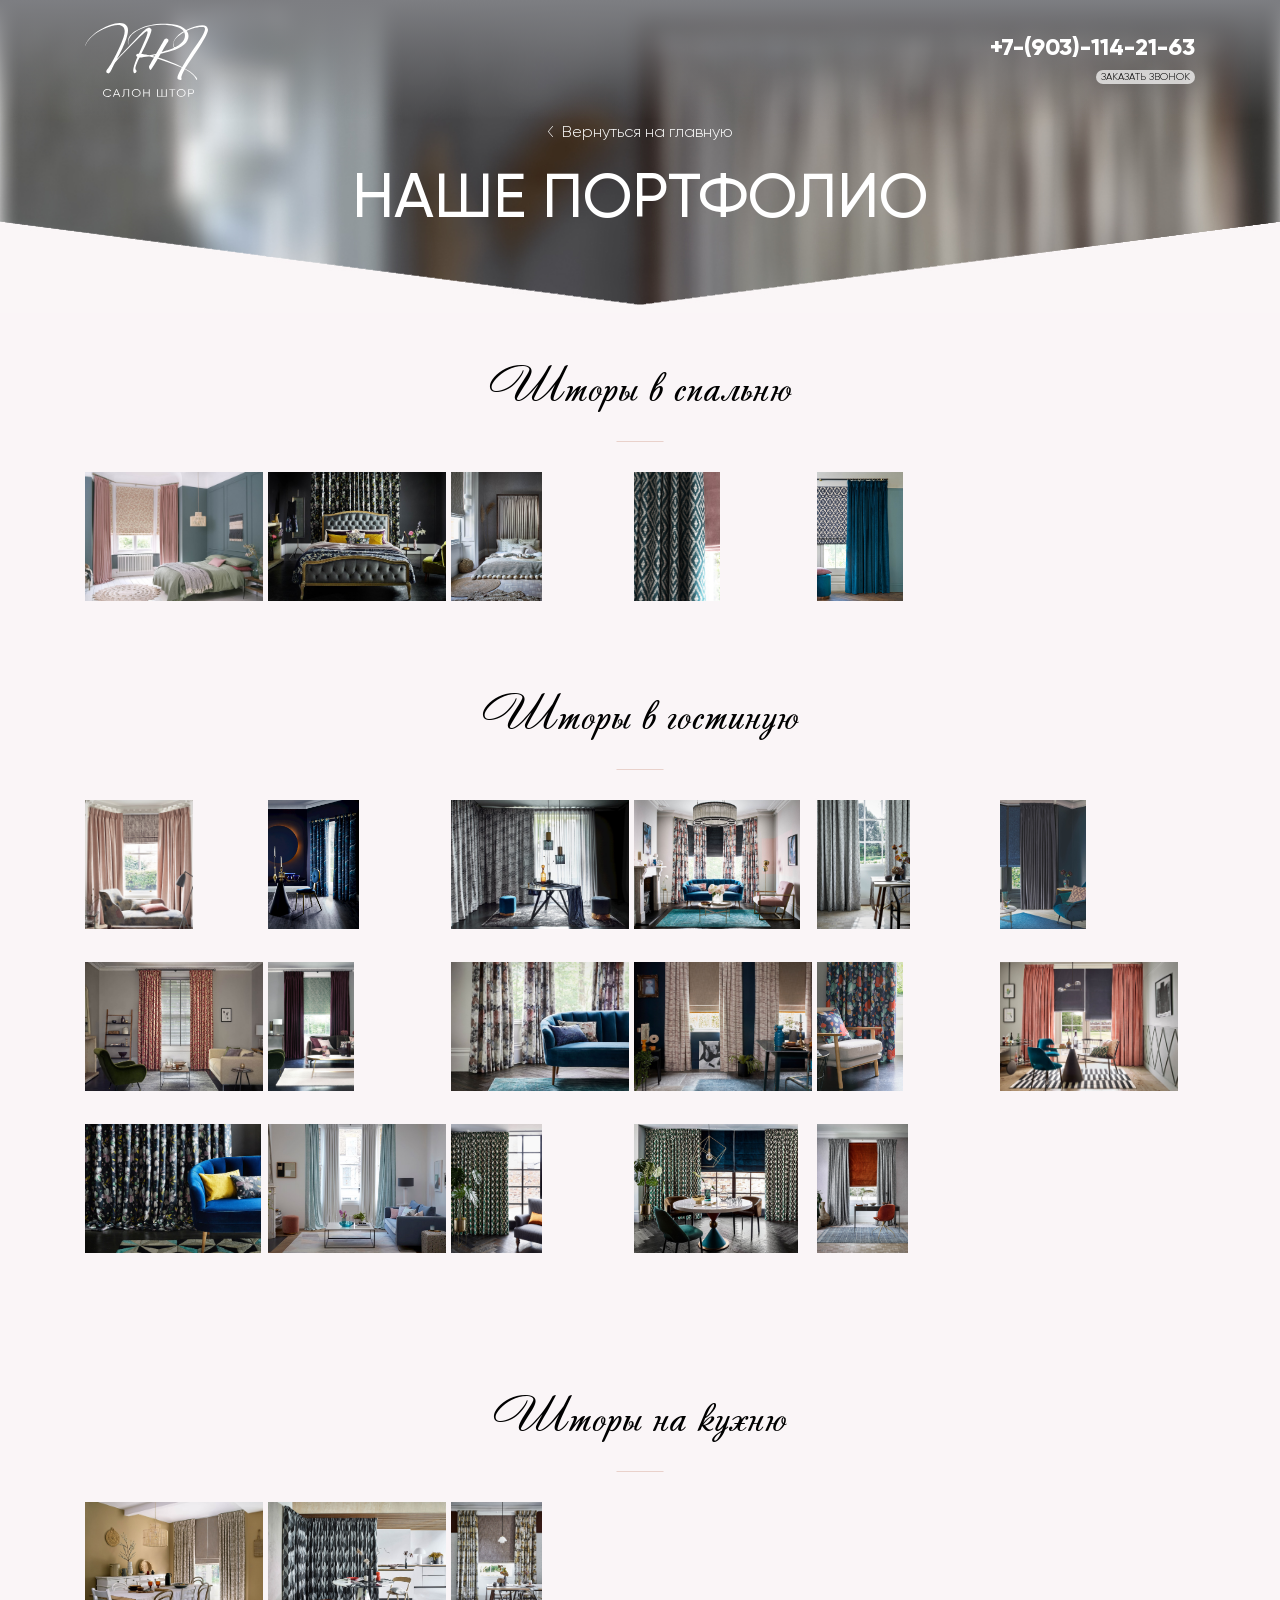
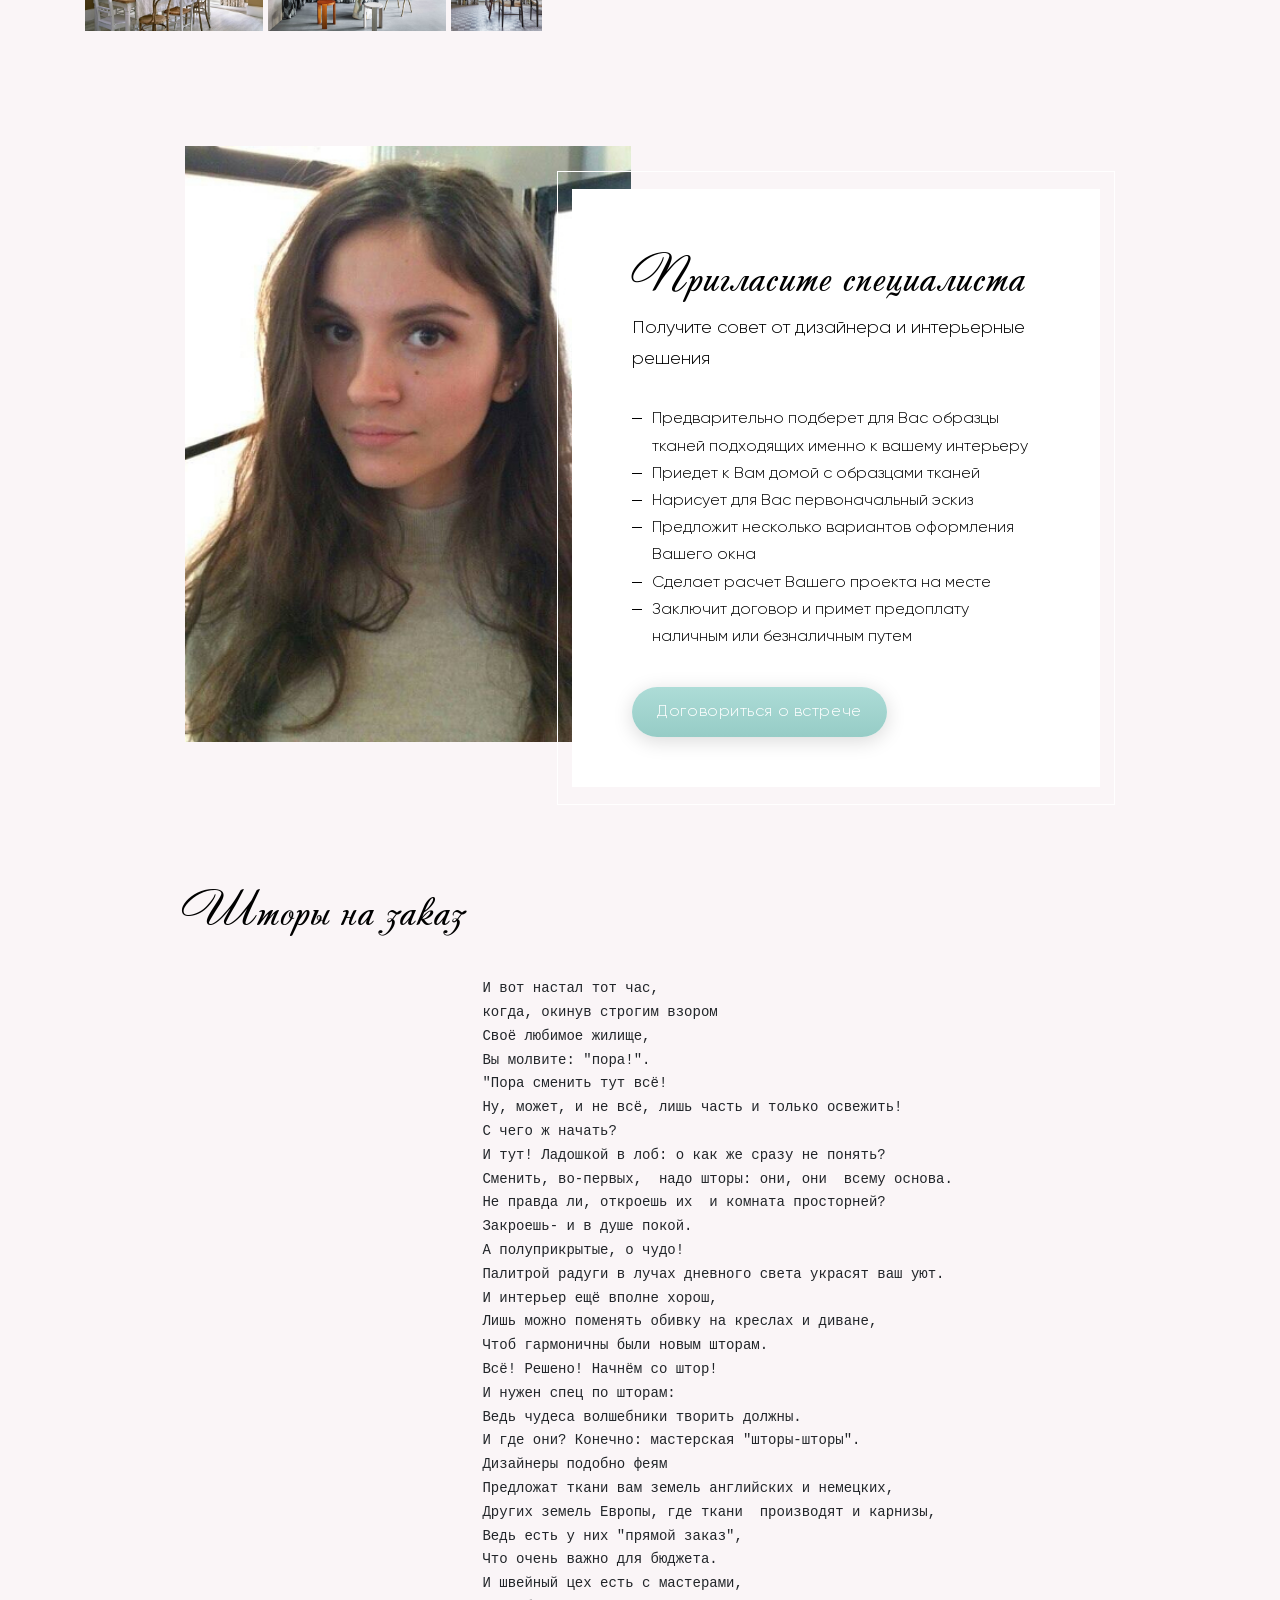
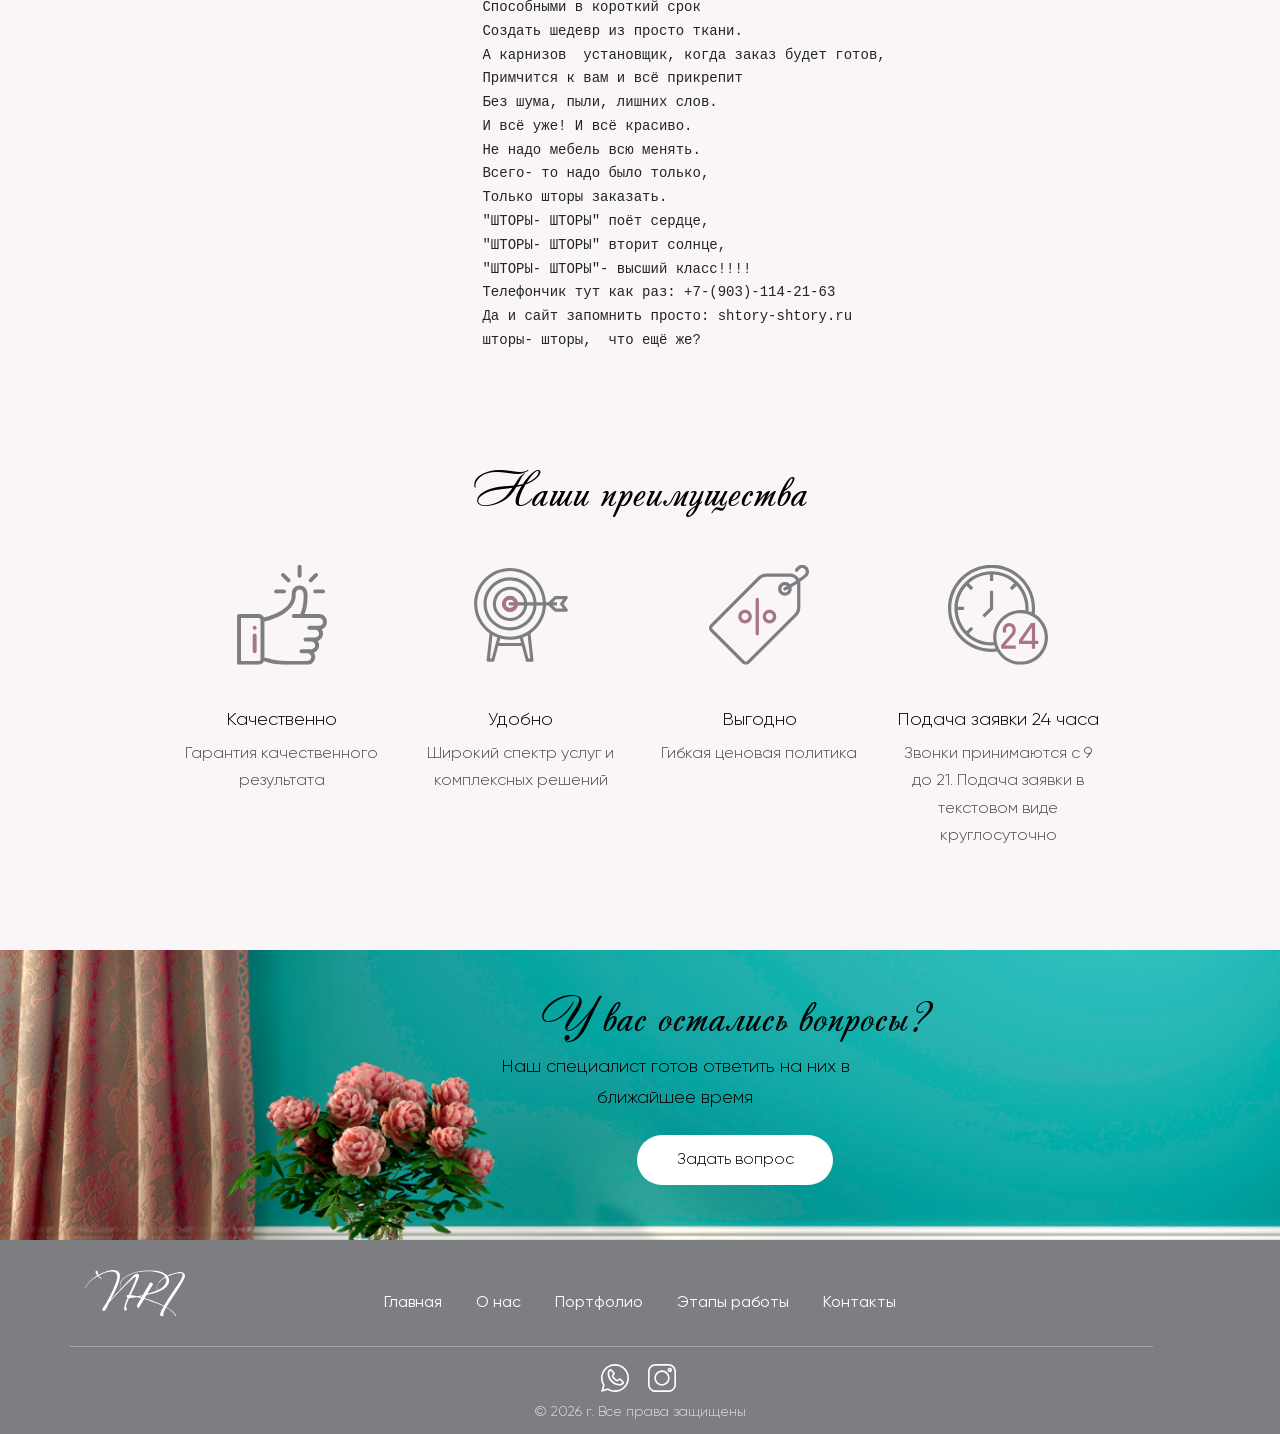
<file: portfolio.html>
<!DOCTYPE html>
<html lang="ru">
<head>
    <meta charset="UTF-8">
    <meta name="viewport" content="width=device-width, initial-scale=1.0">
    <meta http-equiv="X-UA-Compatible" content="ie=edge">
    <link rel="shortcut icon" href="./img/favicon.ico" type="image/x-icon">
    <title>Портфолио</title>

    <!-- Yandex.Metrika counter -->
    <script type="text/javascript" >
        (function(m,e,t,r,i,k,a){m[i]=m[i]||function(){(m[i].a=m[i].a||[]).push(arguments)};
        m[i].l=1*new Date();k=e.createElement(t),a=e.getElementsByTagName(t)[0],k.async=1,k.src=r,a.parentNode.insertBefore(k,a)})
        (window, document, "script", "https://mc.yandex.ru/metrika/tag.js", "ym");
    
        ym(56782099, "init", {
            clickmap:true,
            trackLinks:true,
            accurateTrackBounce:true,
            webvisor:true,
            ecommerce:"dataLayer"
        });
    </script>
    <noscript><div><img src="https://mc.yandex.ru/watch/56782099" style="position:absolute; left:-9999px;" alt="" /></div></noscript>
    <!-- /Yandex.Metrika counter -->

    <!-- Google Tag Manager -->
    <script>(function(w,d,s,l,i){w[l]=w[l]||[];w[l].push({'gtm.start':
        new Date().getTime(),event:'gtm.js'});var f=d.getElementsByTagName(s)[0],
        j=d.createElement(s),dl=l!='dataLayer'?'&l='+l:'';j.async=true;j.src=
        'https://www.googletagmanager.com/gtm.js?id='+i+dl;f.parentNode.insertBefore(j,f);
        })(window,document,'script','dataLayer','GTM-M7LZ7LJ');</script>
    <!-- End Google Tag Manager -->

    <link rel="stylesheet" href="./css/libs/bootstrap.min.css">
    <link rel="stylesheet" href="./css/libs/jquery.fancybox.min.css">
    <link rel="stylesheet" href="./css/libs/slick.css">
    <link rel="stylesheet" href="./css/bundle.min.css">
</head>
<body> 
    <!-- Google Tag Manager (noscript) -->
        <noscript><iframe src="https://www.googletagmanager.com/ns.html?id=GTM-M7LZ7LJ"
            height="0" width="0" style="display:none;visibility:hidden"></iframe></noscript>
    <!-- End Google Tag Manager (noscript) -->   
    <header class="header">
        <div class="header__inner container">
            <div class="row">
                <div class="col-3 d-none d-md-block header__logo-block">
                    <a href="index.html" class="header__logo">
                        <svg class="header__logo-nri" width="123" height="57" viewBox="0 0 123 57" fill="none" xmlns="http://www.w3.org/2000/svg">
                            <path d="M0 24.2143C0 24.2143 1.68908 13.9047 18.6275 5.99997C24.5988 3.21425 29.333 1.88092 32.8063 1.88092C37.3502 1.88092 39.6816 4.14283 39.6816 8.30949C39.6816 9.97616 39.3009 11.9285 38.5397 14.1904C34.4478 26.3333 24.9794 43.4285 22.7194 45.8333C21.7202 46.9047 21.292 47.8333 21.292 48.5714C21.292 49.5 21.9581 50.119 23.0049 50.3571C23.1238 50.3809 23.2428 50.4047 23.3379 50.4047C25.0508 50.4047 26.1213 47.3809 28.31 43.0952C30.6414 38.5 30.4987 39.2619 33.1631 36.0952C35.8514 32.9047 57.8095 10.2381 61.2115 8.47616C61.5207 8.30949 61.7824 8.23806 61.9727 8.23806C62.3772 8.23806 62.5437 8.54759 62.5437 9.14283C62.5437 11.3571 59.903 17.3809 57.1672 23.4523C53.789 30.9762 48.246 42.2619 48.246 47.3095C48.246 47.5238 48.246 47.7381 48.2697 47.9523C48.4601 49.5714 49.0548 50.1428 49.6734 50.1428C50.5774 50.1428 51.6003 48.8809 51.6003 48.0238C51.6003 47.8095 51.529 47.619 51.3862 47.4762C50.8391 46.9523 50.4346 46.3571 50.4346 45.2857C50.4346 44.1904 50.8628 42.5476 52.0048 39.9047C54.1459 34.9523 66.469 11.5238 66.469 6.88092C66.469 6.61902 66.4214 6.42854 66.3501 6.28568C65.7078 5.23806 64.9941 4.69045 64.0663 4.69045C62.2582 4.69045 59.7127 6.73806 55.6208 10.9285C49.4117 17.3095 31.8309 36.0952 31.8309 36.0952C31.8309 36.0952 43.0122 16.9285 43.0122 7.14283C43.0122 5.78568 42.7743 4.59521 42.2747 3.66664C40.8235 1.02378 38.0877 -3.05176e-05 34.8284 -3.05176e-05C28.8334 -3.05176e-05 21.0303 3.38092 15.963 6.21426C8.20752 10.5476 0 18.7143 0 24.0238V24.2143Z" fill="white"/>
                            <path d="M43.6292 21.6428C43.6292 21.6428 43.2962 20.7857 43.2962 19.4285C43.2962 16.3809 44.9615 10.7143 55.6907 5.90473C62.3519 2.90473 69.9647 1.69045 76.8875 1.69045C86.1894 1.69045 94.3018 3.85711 97.3706 6.71426C99.0359 8.26187 99.9875 10.3095 99.9875 12.5476C99.9875 17.5476 95.2058 23.5476 82.7636 27.3095C82.7636 27.3095 79.4331 28.2381 76.6734 29.0714C78.6004 25.7857 79.1952 24.7381 80.8842 22.0238C81.6931 20.7143 83.5011 18.7619 83.5011 17.3571C83.5011 17.0476 83.4298 16.7619 83.2156 16.5238C82.4782 15.6666 81.812 15.3809 81.2173 15.3809C80.2181 15.3809 79.552 16.1904 79.552 16.1904C78.6718 17.6428 74.6751 24.5476 70.9638 31.0714C70.0122 31.2381 68.799 31.4762 67.205 31.7857C65.9204 32.0476 64.9926 32.1428 64.1837 32.1428C61.9237 32.1428 60.7104 31.3333 55.7621 30.8095C55.2149 30.7619 54.7153 30.7381 54.2871 30.7381C51.9557 30.7381 51.0993 31.4523 51.0993 32.2619C51.0993 33.1666 52.1936 34.1904 53.502 34.4047C53.8113 34.4523 54.1444 34.4762 54.5012 34.4762C57.0705 34.4762 60.639 33.3809 63.3748 33.3809H63.7793C64.6833 33.4285 66.5151 33.8333 68.9893 34.5238C66.3248 39.2381 64.1599 43.1428 64.041 43.5714C64.0172 43.6666 63.9934 43.7857 63.9934 43.9047C63.9934 45.0714 65.1353 46.8571 65.6825 46.9285C66.0155 46.9285 69.3223 41.5 72.7957 35.6428C79.0286 37.5714 87.5216 40.5952 95.8005 44.1666C109.979 50.2857 111.193 56.619 111.312 56.6428C111.312 56.6428 111.454 56.6904 111.621 56.6904C111.859 56.6904 112.144 56.5952 112.144 56.2142C112.144 56.0714 112.097 55.8571 111.978 55.5952C111.383 54.1666 108.219 50.7857 103.865 47.8571C99.4879 44.9523 89.3297 40.0714 81.4076 37.2619C78.3863 36.1904 75.6505 35.3095 73.3904 34.619C74.1755 33.2857 74.9605 31.9523 75.7218 30.6904C80.8604 29.4523 92.4461 27.3571 99.2025 21.5238C101.891 19.1904 103.508 16.0952 103.508 13C103.508 7.16664 97.7037 1.3333 82.3116 0.738065C81.2411 0.690447 80.1943 0.690446 79.1714 0.690446C57.808 0.690446 47.9114 9.19044 45.1042 12.5476C43.4389 14.5238 42.8917 17.0238 42.8917 18.9285C42.8917 20.3809 43.2248 21.4762 43.6292 21.6428ZM70.3929 32.0714L69.584 33.4762C68.2518 33.0952 67.4667 32.9047 67.4667 32.9047L70.3929 32.0714Z" fill="white"/>
                            <path d="M91.0026 26.0238C91.0026 26.0238 91.3594 25.7143 91.3594 25.2857C91.3594 25.0952 91.3118 24.9047 91.1215 24.6904C90.836 24.3809 89.1945 24.3095 88.9804 23.8333C88.6236 23.0238 88.457 22.1904 88.457 21.3571C88.457 12.7381 106.395 3.92854 116.315 3.92854C117.076 3.92854 117.79 3.97616 118.456 4.09521C119.503 4.26187 119.979 4.95235 119.979 6.02378C119.979 8.61902 117.29 13.3809 113.96 18.2619C109.701 24.5476 92.4538 49.119 92.4538 55.0714C92.4538 55.6666 92.6203 56.0714 93.0009 56.2619C94.1428 56.8095 94.9041 57 95.4513 57C96.3791 57 96.5456 56.3809 96.5456 55.9523C96.5456 55.7619 96.498 55.5952 96.498 55.5952C96.498 55.5952 96.3553 55.4047 96.3553 54.8333C96.3553 53.7381 96.8549 51.3333 99.6383 46.4047C103.825 38.9523 123 12.9047 123 6.92854C123 6.80949 123 6.69044 122.976 6.59521C122.548 3.78568 120.788 2.30949 117.29 2.30949C114.317 2.30949 110.106 3.38092 104.396 5.5714C92.0017 10.3333 88.5284 17.3095 88.0526 21.119C88.0288 21.3571 88.005 21.5952 88.005 21.8333C88.005 25.0952 91.0026 26.0238 91.0026 26.0238Z" fill="white"/>
                        </svg>
                        <svg class="header__logo-text" width="91" height="8" viewBox="0 0 91 8" fill="none" xmlns="http://www.w3.org/2000/svg">
                            <path d="M4.4781 7.99997C3.17656 7.99997 2.10686 7.61323 1.269 6.83975C0.422999 6.0589 0 5.11231 0 3.99997C0 2.88763 0.422999 1.94104 1.269 1.16019C2.10686 0.38671 3.17656 -3.05176e-05 4.4781 -3.05176e-05C5.25902 -3.05176e-05 5.97893 0.173082 6.63784 0.519306C7.29674 0.858165 7.80922 1.31857 8.17528 1.90052L7.41876 2.29831C7.15032 1.82686 6.75172 1.45117 6.22297 1.17124C5.69422 0.891314 5.1126 0.75135 4.4781 0.75135C3.40433 0.75135 2.53393 1.06443 1.86689 1.69058C1.19172 2.32409 0.854133 3.09389 0.854133 3.99997C0.854133 4.90605 1.19172 5.67584 1.86689 6.30936C2.53393 6.93551 3.40433 7.24859 4.4781 7.24859C5.1126 7.24859 5.69422 7.10863 6.22297 6.8287C6.75172 6.54877 7.15032 6.17308 7.41876 5.70163L8.17528 6.08837C7.82549 6.67032 7.31708 7.13441 6.65004 7.48063C5.983 7.82686 5.25902 7.99997 4.4781 7.99997Z" fill="white"/>
                            <path d="M17.27 7.86737H16.367L15.5739 5.96682H11.5229L10.7298 7.86737H9.82682L13.1091 0.132566H13.9877L17.27 7.86737ZM13.5484 1.09389L11.8279 5.23754H15.2689L13.5484 1.09389Z" fill="white"/>
                            <path d="M18.7938 7.86737V7.18229C19.3876 7.25595 19.831 7.09021 20.1238 6.68505C20.4248 6.2799 20.5753 5.52851 20.5753 4.43091V0.132566H26.1149V7.86737H25.2608V0.861848H21.4294V4.45301C21.4294 5.15282 21.3684 5.73846 21.2464 6.20991C21.1244 6.68137 20.9413 7.03864 20.6973 7.28174C20.4614 7.52483 20.1889 7.69058 19.8798 7.77897C19.5788 7.86737 19.2168 7.89684 18.7938 7.86737Z" fill="white"/>
                            <path d="M36.3562 6.83975C35.502 7.61323 34.4567 7.99997 33.2203 7.99997C31.9838 7.99997 30.9385 7.61323 30.0844 6.83975C29.2302 6.05153 28.8032 5.10494 28.8032 3.99997C28.8032 2.88763 29.2302 1.94472 30.0844 1.17124C30.9385 0.390393 31.9838 -3.05176e-05 33.2203 -3.05176e-05C34.4567 -3.05176e-05 35.502 0.390393 36.3562 1.17124C37.2103 1.94472 37.6374 2.88763 37.6374 3.99997C37.6374 5.10494 37.2103 6.05153 36.3562 6.83975ZM29.6573 3.99997C29.6573 4.91341 29.999 5.68321 30.6823 6.30936C31.3656 6.93551 32.2116 7.24859 33.2203 7.24859C34.229 7.24859 35.075 6.93551 35.7583 6.30936C36.4416 5.68321 36.7832 4.91341 36.7832 3.99997C36.7832 3.09389 36.4416 2.32778 35.7583 1.70163C35.075 1.06811 34.229 0.75135 33.2203 0.75135C32.2116 0.75135 31.3656 1.06811 30.6823 1.70163C29.999 2.32778 29.6573 3.09389 29.6573 3.99997Z" fill="white"/>
                            <path d="M45.8091 3.52483V0.132566H46.6632V7.86737H45.8091V4.25411H41.1724V7.86737H40.3182V0.132566H41.1724V3.52483H45.8091Z" fill="white"/>
                            <path d="M62.888 7.13809V0.132566H63.7421V7.86737H54.1026V0.132566H54.9567V7.13809H58.4953V0.132566H59.3494V7.13809H62.888Z" fill="white"/>
                            <path d="M66.1849 0.132566H72.2858V0.861848H69.6624V7.86737H68.8083V0.861848H66.1849V0.132566Z" fill="white"/>
                            <path d="M81.303 6.83975C80.4489 7.61323 79.4036 7.99997 78.1671 7.99997C76.9307 7.99997 75.8854 7.61323 75.0312 6.83975C74.1771 6.05153 73.75 5.10494 73.75 3.99997C73.75 2.88763 74.1771 1.94472 75.0312 1.17124C75.8854 0.390393 76.9307 -3.05176e-05 78.1671 -3.05176e-05C79.4036 -3.05176e-05 80.4489 0.390393 81.303 1.17124C82.1571 1.94472 82.5842 2.88763 82.5842 3.99997C82.5842 5.10494 82.1571 6.05153 81.303 6.83975ZM74.6042 3.99997C74.6042 4.91341 74.9458 5.68321 75.6291 6.30936C76.3124 6.93551 77.1584 7.24859 78.1671 7.24859C79.1758 7.24859 80.0218 6.93551 80.7051 6.30936C81.3884 5.68321 81.7301 4.91341 81.7301 3.99997C81.7301 3.09389 81.3884 2.32778 80.7051 1.70163C80.0218 1.06811 79.1758 0.75135 78.1671 0.75135C77.1584 0.75135 76.3124 1.06811 75.6291 1.70163C74.9458 2.32778 74.6042 3.09389 74.6042 3.99997Z" fill="white"/>
                            <path d="M85.2651 0.132566H88.3156C89.0802 0.132566 89.7188 0.36461 90.2313 0.828699C90.7438 1.29279 91 1.87106 91 2.56351C91 3.25595 90.7438 3.83422 90.2313 4.29831C89.7188 4.7624 89.0802 4.99444 88.3156 4.99444H86.1192V7.86737H85.2651V0.132566ZM86.1192 4.26516H88.3156C88.8443 4.26516 89.2795 4.10678 89.6212 3.79002C89.971 3.47327 90.1459 3.06443 90.1459 2.56351C90.1459 2.06995 89.971 1.66479 89.6212 1.34804C89.2795 1.02391 88.8443 0.861848 88.3156 0.861848H86.1192V4.26516Z" fill="white"/>
                        </svg>
                    </a>
                </div>
                <div class="col-lg-6 d-none d-lg-block header__nav-block">
                    <nav class="header__nav d-none">
                        <ul class="header__nav-list">
                            <li class="header__nav-item">
                                <a href="index.html" class="header__nav-link">Главная</a>
                            </li>
                            <li class="header__nav-item">
                                <a href="#about" class="header__nav-link smooth-scroll">О нас</a>
                            </li>
                            <li class="header__nav-item">
                                <a href="portfolio.html" class="header__nav-link">Портфолио</a>
                            </li>
                            <li class="header__nav-item">
                                <a href="#steps" class="header__nav-link smooth-scroll">Этапы работы</a>
                            </li>
                            <li class="header__nav-item">
                                <a href="#contacts" class="header__nav-link smooth-scroll">Контакты</a>
                            </li>
                        </ul>
                    </nav>
                </div>
                <div class="col-lg-3 col-md-6 col-9 header__phone-block">
                    <div class="header__phone">
                        <a href="tel:+79031142163" class="header__phone-link">+7-(903)-114-21-63</a>
                        <a href="#keep-in-touch" class="header__phone-btn fancy">Заказать звонок</a>
                    </div>
                </div>
                <div class="col-3 d-lg-none text-right mobile-menu-block">
                    <div class="mobile-menu__btn">
                        <svg width="30" height="19" viewBox="0 0 30 19" fill="none" xmlns="http://www.w3.org/2000/svg">
                            <path d="M0.937478 2.42887H29.0625C29.58 2.42887 30 1.88474 30 1.21443C30 0.544021 29.58 0 29.0625 0H0.937478C0.420034 0 0 0.544021 0 1.21443C0 1.88484 0.420034 2.42887 0.937478 2.42887Z" fill="white"/>
                            <path d="M29.2428 8.19824H6.52642C6.10842 8.19824 5.76923 8.74236 5.76923 9.41267C5.76923 10.083 6.10848 10.6271 6.52642 10.6271H29.2428C29.6608 10.6271 30 10.083 30 9.41267C30 8.74236 29.6608 8.19824 29.2428 8.19824Z" fill="white"/>
                            <path d="M29.4231 16.396H12.1154C11.7969 16.396 11.5385 16.9401 11.5385 17.6104C11.5385 18.2808 11.7969 18.8249 12.1154 18.8249H29.4231C29.7416 18.8249 30 18.2807 30 17.6104C30 16.94 29.7416 16.396 29.4231 16.396Z" fill="white"/>
                        </svg>
                    </div>
                </div>
            </div>
        </div>
        <div class="mobile-menu">
            <div class="mobile-menu__inner">
                <div class="mobile-menu__title">Menu</div>
                <div class="mobile-menu__main">
                    <nav class="mobile-menu__nav">
                        <ul class="mobile-menu__list">
                            <li class="mobile-menu__item">
                                <a href="index.html" class="mobile-menu__link">Главная</a>
                            </li>
                            <li class="mobile-menu__item">
                                <a href="index.html#about" class="mobile-menu__link mobile-menu__link--anchor">О нас</a>
                            </li>
                            <li class="mobile-menu__item">
                                <a href="portfolio.html" class="mobile-menu__link">Портфолио</a>
                            </li>
                            <li class="mobile-menu__item">
                                <a href="index.html#steps" class="mobile-menu__link mobile-menu__link--anchor">Этапы работы</a>
                            </li>
                            <li class="mobile-menu__item">
                                <a href="index.html#contacts" class="mobile-menu__link mobile-menu__link--anchor">Контакты</a>
                            </li>
                        </ul>
                    </nav>
                    <a href="order.html" class="btn btn--white mobile-menu__order">Оформить заявку</a>
                </div>
                <a href="tel:+79031142163" class="mobile-menu__phone-link">+7-(903)-114-21-63</a>
                <div class="mobile-menu__soc">
                    <a href="https://wa.me/79031142163" class="mobile-menu__soc-link">
                        <svg xmlns="http://www.w3.org/2000/svg" width="28" height="28" viewBox="0 0 28 28" fill="none">
                            <path d="M6.77195 26.0017C8.93539 27.3033 11.4089 27.9896 13.9502 27.9896C21.6519 27.9902 28 21.7055 28 13.9951C28 6.29289 21.6606 0 13.9502 0C6.26391 0 0.00984375 6.27813 0.00984375 13.9951C0.00984375 16.5703 0.696172 19.063 1.99773 21.228L0 28L6.77195 26.0017ZM1.65047 13.9951C1.65047 7.18266 7.16844 1.64008 13.9508 1.64008C20.7933 1.64008 26.3605 7.18266 26.3605 13.9951C26.3605 20.8075 20.7933 26.3501 13.9508 26.3501C11.5965 26.3501 9.30836 25.6829 7.33469 24.4212L7.01914 24.22L2.42594 25.5752L3.78109 20.982L3.57984 20.667C2.31711 18.6922 1.65047 16.3855 1.65047 13.9951Z" fill="white"></path>
                            <path d="M6.81565 11.416C7.08636 12.8385 7.89081 15.5745 10.2314 17.9156C12.5721 20.2568 15.3086 21.0613 16.7316 21.332C18.3607 21.6421 20.7511 21.6891 21.9198 20.5204L22.5711 19.8691C22.8998 19.5404 23.0808 19.1029 23.0808 18.6381C23.0808 18.1732 22.8998 17.7357 22.5711 17.4071L19.9664 14.8023C19.6371 14.4731 19.2002 14.2926 18.7353 14.2926C18.2705 14.2926 17.833 14.4736 17.5043 14.8023L16.853 15.4536C16.4554 15.8512 15.7046 15.8528 15.3037 15.4585L12.7055 12.7515C12.7017 12.7477 12.6978 12.7433 12.694 12.7395C12.2953 12.3408 12.2953 11.6928 12.694 11.2941L13.3453 10.6428C14.0262 9.9619 14.0262 8.86104 13.3453 8.18073L10.7406 5.57596C10.0619 4.89729 8.95721 4.89729 8.27854 5.57596L7.62721 6.22729C6.69425 7.16026 6.38362 9.14869 6.81565 11.416ZM8.78659 7.38776C9.47018 6.72002 9.43354 6.7069 9.50901 6.7069C9.53472 6.7069 9.56096 6.71674 9.5801 6.73643C12.3249 9.49596 12.2144 9.33354 12.2144 9.41284C12.2144 9.44018 12.2046 9.46479 12.1849 9.48393L11.5335 10.1353C10.4967 11.1721 10.4923 12.851 11.527 13.8928L14.1268 16.6015C14.1307 16.6053 14.1345 16.6092 14.1389 16.6135C15.1757 17.6504 16.9722 17.6537 18.0124 16.6135L18.6637 15.9622C18.7031 15.9228 18.7671 15.9228 18.8064 15.9622C21.5512 18.7212 21.4407 18.5593 21.4407 18.6381C21.4407 18.666 21.4309 18.69 21.4112 18.7092L20.7599 19.3605C20.3136 19.8067 18.8923 20.0736 17.0384 19.7209C15.8008 19.4852 13.4219 18.7863 11.3914 16.7563C9.36081 14.7263 8.66245 12.3468 8.42675 11.1092C8.07346 9.25533 8.34034 7.83401 8.78659 7.38776Z" fill="white"></path>
                        </svg>
                        <span class="mobile-menu__soc-text">Связаться в Whatsapp</span>
                    </a>
                    <a href="https://instagram.com/shtory_v_vash_dom?r=nametag" class="mobile-menu__soc-link">
                        <svg xmlns="http://www.w3.org/2000/svg" width="28" height="28" viewBox="0 0 28 28" fill="none">
                            <path d="M20.4209 0H7.57914C3.39992 0 0 3.39992 0 7.57914V20.4209C0 24.6001 3.39992 28 7.57914 28H20.4209C24.6001 28 28 24.6001 28 20.4209V7.57914C28 3.39992 24.6001 0 20.4209 0ZM26.3583 20.4209C26.3583 23.695 23.6945 26.3583 20.4203 26.3583H7.57914C4.305 26.3583 1.64117 23.6945 1.64117 20.4209V7.57914C1.64117 4.305 4.305 1.64117 7.57914 1.64117H20.4209C23.695 1.64117 26.3583 4.305 26.3583 7.57914V20.4209Z" fill="white"></path>
                            <path d="M14 6.34375C9.77813 6.34375 6.34375 9.77813 6.34375 14C6.34375 18.2219 9.77813 21.6562 14 21.6562C18.2219 21.6562 21.6562 18.2219 21.6562 14C21.6562 9.77813 18.2219 6.34375 14 6.34375ZM14 20.0145C10.6838 20.0145 7.98547 17.3162 7.98547 14C7.98547 10.6838 10.6838 7.98547 14 7.98547C17.3162 7.98547 20.0145 10.6838 20.0145 14C20.0145 17.3162 17.3162 20.0145 14 20.0145Z" fill="white"></path>
                            <path d="M21.839 3.62524C20.5915 3.62524 19.5765 4.64025 19.5765 5.88767C19.5765 7.13509 20.591 8.15009 21.839 8.15009C23.0869 8.15009 24.1014 7.13509 24.1014 5.88767C24.1014 4.64025 23.0869 3.62524 21.839 3.62524ZM21.839 6.50783C21.4966 6.50783 21.2183 6.22947 21.2183 5.88712C21.2183 5.54478 21.4966 5.26642 21.839 5.26642C22.1813 5.26642 22.4602 5.54478 22.4602 5.88712C22.4602 6.22947 22.1819 6.50783 21.839 6.50783Z" fill="white"></path>
                        </svg>
                        <span class="mobile-menu__soc-text">Instagram</span>
                    </a>
                    <!-- <a href="#" class="mobile-menu__soc-link">
                        <svg xmlns="http://www.w3.org/2000/svg" width="28" height="28" viewBox="0 0 28 28" fill="none">
                            <path d="M4.10156 28H13.2344V18.0469H9.95312V14.7656H13.2344V10.6641C13.2344 8.40219 15.0741 6.5625 17.3359 6.5625H21.4375V9.84375H18.1562C17.2517 9.84375 16.5156 10.5798 16.5156 11.4844V14.7656H21.2893L20.7424 18.0469H16.5156V28H23.8984C26.1603 28 28 26.1603 28 23.8984V4.10156C28 1.83969 26.1603 0 23.8984 0H4.10156C1.83969 0 0 1.83969 0 4.10156V23.8984C0 26.1603 1.83969 28 4.10156 28ZM1.64062 4.10156C1.64062 2.74477 2.74477 1.64062 4.10156 1.64062H23.8984C25.2552 1.64062 26.3594 2.74477 26.3594 4.10156V23.8984C26.3594 25.2552 25.2552 26.3594 23.8984 26.3594H18.1562V19.6875H22.1326L23.2263 13.125H18.1562V11.4844H23.0781V4.92188H17.3359C14.1695 4.92188 11.5938 7.49766 11.5938 10.6641V13.125H8.3125V19.6875H11.5938V26.3594H4.10156C2.74477 26.3594 1.64062 25.2552 1.64062 23.8984V4.10156Z" fill="white"></path>
                        </svg>
                        <span class="mobile-menu__soc-text">Facebook</span>
                    </a> -->
                </div>
                <a href="#" class="mobile-menu__close">
                    <svg xmlns="http://www.w3.org/2000/svg" width="15" height="15" viewBox="0 0 15 15" fill="none">
                        <path d="M0 2.35294L2.35294 0L7.35294 5L12.3529 0L15 2.35294L10 7.35294L15 12.3529L12.3529 15L7.35294 10L2.35294 15L0 12.3529L5 7.35294L0 2.35294Z" fill="white" fill-opacity="0.7"/>
                    </svg>
                </a>
            </div>
        </div>
    </header>
    <main class="main">
        <div class="wrapper">
            <section class="banner">
                <div class="banner__inner container">
                    <div class="to-main">
                        <svg class="to-main__svg" xmlns="http://www.w3.org/2000/svg" width="5" height="11" viewBox="0 0 5 11" fill="none">
                            <path d="M0.0771158 5.71929L4.54228 10.9084C4.64741 11.0305 4.81602 11.0305 4.92115 10.9084C5.02628 10.7862 5.02628 10.5902 4.92115 10.4681L0.646418 5.50029L4.92115 0.532507C5.02628 0.41033 5.02628 0.214386 4.92115 0.0922079C4.86958 0.0322724 4.80015 -9.15764e-07 4.7327 -9.0297e-07C4.66526 -8.90176e-07 4.59583 0.0299664 4.54426 0.092208L0.0790985 5.28129C-0.0260341 5.40116 -0.0260331 5.59941 0.0771158 5.71929Z" fill="white"/>
                        </svg>
                        <a href="index.html" class="to-main__link">Вернуться на главную</a>
                    </div>
                    <h1 class="h1">Наше портфолио</h1>
                </div>
            </section>
            <section class="portfolio bedroom">
                <div class="bedroom__inner container">
                    <div class="row-12">
                        <h2 class="h2 h2--line">Шторы в спальню</h2>
                        <div class="portfolio__block">
                            <div class="portfolio__item">
                                <a class="fancy" data-fancybox="images" href="img/portfolio/bedroom/bedroom-1.jpg">
                                    <img class="img-fluid" src="img/portfolio/bedroom/bedroom-1.jpg">
                                </a>
                            </div>
                            <div class="portfolio__item">
                                <a class="fancy" data-fancybox="images" href="img/portfolio/bedroom/bedroom-2.jpg">
                                    <img class="img-fluid" src="img/portfolio/bedroom/bedroom-2.jpg">
                                </a>
                            </div>
                            <div class="portfolio__item">
                                <a class="fancy" data-fancybox="images" href="img/portfolio/bedroom/bedroom-3.jpg">
                                    <img class="img-fluid" src="img/portfolio/bedroom/bedroom-3.jpg">
                                </a>
                            </div>
                            <div class="portfolio__item">
                                <a class="fancy" data-fancybox="images" href="img/portfolio/bedroom/bedroom-4.jpg">
                                    <img class="img-fluid" src="img/portfolio/bedroom/bedroom-4.jpg">
                                </a>
                            </div>
                            <div class="portfolio__item">
                                <a class="fancy" data-fancybox="images" href="img/portfolio/bedroom/bedroom-5.jpg">
                                    <img class="img-fluid" src="img/portfolio/bedroom/bedroom-5.jpg">
                                </a>
                            </div>
                        </div>
                    </div>
                </div>
            </section>
            <section class="portfolio lounge">
                <div class="lounge__inner container">
                    <div class="row-12">
                        <h2 class="h2 h2--line">Шторы в гостиную</h2>
                        <div class="portfolio__block">
                            <div class="portfolio__item">
                                <a class="fancy" data-fancybox="images" href="img/portfolio/lounge/lounge-1.jpg">
                                    <img class="img-fluid" src="img/portfolio/lounge/lounge-1.jpg">
                                </a>
                            </div>
                            <div class="portfolio__item">
                                <a class="fancy" data-fancybox="images" href="img/portfolio/lounge/lounge-2.jpg">
                                    <img class="img-fluid" src="img/portfolio/lounge/lounge-2.jpg">
                                </a>
                            </div>
                            <div class="portfolio__item">
                                <a class="fancy" data-fancybox="images" href="img/portfolio/lounge/lounge-3.jpg">
                                    <img class="img-fluid" src="img/portfolio/lounge/lounge-3.jpg">
                                </a>
                            </div>
                            <div class="portfolio__item">
                                <a class="fancy" data-fancybox="images" href="img/portfolio/lounge/lounge-4.jpg">
                                    <img class="img-fluid" src="img/portfolio/lounge/lounge-4.jpg">
                                </a>
                            </div>
                            <div class="portfolio__item">
                                <a class="fancy" data-fancybox="images" href="img/portfolio/lounge/lounge-5.jpg">
                                    <img class="img-fluid" src="img/portfolio/lounge/lounge-5.jpg">
                                </a>
                            </div>
                            <div class="portfolio__item">
                                <a class="fancy" data-fancybox="images" href="img/portfolio/lounge/lounge-6.jpg">
                                    <img class="img-fluid" src="img/portfolio/lounge/lounge-6.jpg">
                                </a>
                            </div>
                            <div class="portfolio__item">
                                <a class="fancy" data-fancybox="images" href="img/portfolio/lounge/lounge-7.jpg">
                                    <img class="img-fluid" src="img/portfolio/lounge/lounge-7.jpg">
                                </a>
                            </div>
                            <div class="portfolio__item">
                                <a class="fancy" data-fancybox="images" href="img/portfolio/lounge/lounge-8.jpg">
                                    <img class="img-fluid" src="img/portfolio/lounge/lounge-8.jpg">
                                </a>
                            </div>
                            <div class="portfolio__item">
                                <a class="fancy" data-fancybox="images" href="img/portfolio/lounge/lounge-9.jpg">
                                    <!--<span class="figure-caption">Прекрасные шторы.</span><br> -->
                                    <img class="img-fluid" src="img/portfolio/lounge/lounge-9.jpg">
                                </a>
                            </div>
                            <div class="portfolio__item">
                                <a class="fancy" data-fancybox="images" href="img/portfolio/lounge/lounge-10.jpg" data-caption="Сойдет в гостиную">
                                    <!--<span class="figure-caption">Прекрасные шторы хрен знает какого цвета.</span-->
                                    <img class="img-fluid" src="img/portfolio/lounge/lounge-10.jpg">
                                </a>
                            </div>
                            <div class="portfolio__item">
                                <a class="fancy" data-fancybox="images" href="img/portfolio/lounge/lounge-11.jpg" data-caption="Сойдет в гостиную">
                                    <!--<span class="figure-caption">Прекрасные шторы хрен знает какого цвета.</span-->
                                    <img class="img-fluid" src="img/portfolio/lounge/lounge-11.jpg">
                                </a>
                            </div>
                            <div class="portfolio__item">
                                <a class="fancy" data-fancybox="images" href="img/portfolio/lounge/lounge-12.jpg" data-caption="Сойдет в гостиную">
                                    <!--<span class="figure-caption">Прекрасные шторы хрен знает какого цвета.</span-->
                                    <img class="img-fluid" src="img/portfolio/lounge/lounge-12.jpg">
                                </a>
                            </div>
                            <div class="portfolio__item">
                                <a class="fancy" data-fancybox="images" href="img/portfolio/lounge/lounge-13.jpg" data-caption="Сойдет в гостиную">
                                    <!--<span class="figure-caption">Прекрасные шторы хрен знает какого цвета.</span-->
                                    <img class="img-fluid" src="img/portfolio/lounge/lounge-13.jpg">
                                </a>
                            </div>
                            <div class="portfolio__item">
                                <a class="fancy" data-fancybox="images" href="img/portfolio/lounge/lounge-14.jpg" data-caption="Сойдет в гостиную">
                                    <!--<span class="figure-caption">Прекрасные шторы хрен знает какого цвета.</span-->
                                    <img class="img-fluid" src="img/portfolio/lounge/lounge-14.jpg">
                                </a>
                            </div>
                            <div class="portfolio__item">
                                <a class="fancy" data-fancybox="images" href="img/portfolio/lounge/lounge-15.jpg" data-caption="Сойдет в гостиную">
                                    <!--<span class="figure-caption">Прекрасные шторы хрен знает какого цвета.</span-->
                                    <img class="img-fluid" src="img/portfolio/lounge/lounge-15.jpg">
                                </a>
                            </div>
                            <div class="portfolio__item">
                                <a class="fancy" data-fancybox="images" href="img/portfolio/lounge/lounge-16.jpg" data-caption="Сойдет в гостиную">
                                    <!--<span class="figure-caption">Прекрасные шторы хрен знает какого цвета.</span-->
                                    <img class="img-fluid" src="img/portfolio/lounge/lounge-16.jpg">
                                </a>
                            </div>
                            <div class="portfolio__item">
                                <a class="fancy" data-fancybox="images" href="img/portfolio/lounge/lounge-17.jpg" data-caption="Сойдет в гостиную">
                                    <!--<span class="figure-caption">Прекрасные шторы хрен знает какого цвета.</span-->
                                    <img class="img-fluid" src="img/portfolio/lounge/lounge-17.jpg">
                                </a>
                            </div>
                        </div>
                    </div>
                </div>
            </section>
            <section class="portfolio kitchen">
                <div class="kitchen__inner container">
                    <div class="row-12">
                        <h2 class="h2 h2--line">Шторы на кухню</h2>
                        <div class="portfolio__block">
                            <div class="portfolio__item">
                                <a class="fancy" data-fancybox="images" href="img/portfolio/kitchen/kitchen-1.jpg">
                                    <img class="img-fluid" src="img/portfolio/kitchen/kitchen-1.jpg">
                                </a>
                            </div>
                            <div class="portfolio__item">
                                <a class="fancy" data-fancybox="images" href="img/portfolio/kitchen/kitchen-2.jpg">
                                    <img class="img-fluid" src="img/portfolio/kitchen/kitchen-2.jpg">
                                </a>
                            </div>
                            <div class="portfolio__item">
                                <a class="fancy" data-fancybox="images" href="img/portfolio/kitchen/kitchen-3.jpg">
                                    <img class="img-fluid" src="img/portfolio/kitchen/kitchen-3.jpg">
                                </a>
                            </div>
                        </div>
                    </div>
                </div>
            </section>
            <section id="design" class="design style">
                <div class="container">
                    <div class="row">
                        <div class="col-xl-10 offset-xl-1 design__order">
                            <div class="design__wrapper">
                                <div class="stroke">
                                    <div class="design__inner-block">
                                        <div class="h2 design__h2">Пригласите специалиста</div>
                                        <div class="design__annonce">Получите совет от дизайнера и интерьерные решения</div>
                                        <ul class="design__list">
                                            <li class="design__item">Предварительно подберет для Вас образцы тканей подходящих именно к вашему интерьеру</li>
                                            <li class="design__item">Приедет к Вам домой с образцами тканей</li>
                                            <li class="design__item">Нарисует для Вас первоначальный эскиз</li>
                                            <li class="design__item">Предложит несколько вариантов оформления Вашего окна</li>
                                            <li class="design__item">Сделает расчет Вашего проекта на месте</li>
                                            <li class="design__item">Заключит договор и примет предоплату наличным или безналичным путем</li>
                                        </ul>
                                        <a href="order.html" class="btn btn--tiffany">Договориться о встрече</a>
                                    </div>
                                </div>
                                <div class="design__designer"></div>
                            </div>
                        </div>
                    </div>
                </div>
            </section>
            <section class="curtains">
                <div class="curtains__inner container">
                    <div class="row">
                        <div class="col-lg-10 offset-lg-1">
                            <h2 class="h2">Шторы на заказ</h2>
                            <div class="curtains__about">
                                <pre>
                                    И вот настал тот час,
                                    когда, окинув строгим взором
                                    Своё любимое жилище,
                                    Вы молвите: "пора!".
                                    "Пора сменить тут всё!
                                    Ну, может, и не всё, лишь часть и только освежить!
                                    С чего ж начать?
                                    И тут! Ладошкой в лоб: о как же сразу не понять?
                                    Сменить, во-первых,  надо шторы: они, они  всему основа.
                                    Не правда ли, откроешь их  и комната просторней?
                                    Закроешь- и в душе покой.
                                    А полуприкрытые, о чудо!
                                    Палитрой радуги в лучах дневного света украсят ваш уют.
                                    И интерьер ещё вполне хорош,
                                    Лишь можно поменять обивку на креслах и диване,
                                    Чтоб гармоничны были новым шторам.
                                    Всё! Решено! Начнём со штор!
                                    И нужен спец по шторам:
                                    Ведь чудеса волшебники творить должны.
                                    И где они? Конечно: мастерская "шторы-шторы".
                                    Дизайнеры подобно феям
                                    Предложат ткани вам земель английских и немецких,
                                    Других земель Европы, где ткани  производят и карнизы,
                                    Ведь есть у них "прямой заказ",
                                    Что очень важно для бюджета.
                                    И швейный цех есть с мастерами,
                                    Способными в короткий срок
                                    Создать шедевр из просто ткани.
                                    А карнизов  установщик, когда заказ будет готов,
                                    Примчится к вам и всё прикрепит
                                    Без шума, пыли, лишних слов.
                                    И всё уже! И всё красиво.
                                    Не надо мебель всю менять.
                                    Всего- то надо было только,
                                    Только шторы заказать.
                                    "ШТОРЫ- ШТОРЫ" поёт сердце,
                                    "ШТОРЫ- ШТОРЫ" вторит солнце,
                                    "ШТОРЫ- ШТОРЫ"- высший класс!!!!
                                    Телефончик тут как раз: +7-(903)-114-21-63
                                    Да и сайт запомнить просто: shtory-shtory.ru
                                    шторы- шторы,  что ещё же?
                                </pre>
                                <!--p class="curtains__text">
                                    И вот настал тот час, 
                                    Когда, окинув строгим взором своё любимое жилище, вы молвите: "пора!".
                                    "Пора сменить тут всё!
                                    Ну, может, и не всё, лишь часть и только освежить! С чего ж начать?
                                    И тут! Ладошкой в лоб: о как же сразу не понять?
                                    Сменить, во-первых,  надо шторы: они, ОНИ! всему основа.
                                    Не правда ли, откроешь их  и комната просторней; закроешь- и в душе покой.
                                    А полуприкрытые, о чудо, палитрой радуги в лучах дневного света украсят ваш уют.
                                    И интерьер ещё вполне хорош, лишь можно поменять накидки, чтоб гармоничны были новым шторам.
                                    Всё! Решено! Начнём со штор!
                                    И нужен спец по шторам: ведь чудеса волшебники творить должны.
                                    И где они? Конечно: мастерская "шторы-шторы".
                                    Дизайнеры подобно феям предложат ткани вам земель английских и немецких, других земель Европы,
                                    где ткани  производят и карнизы, ведь есть у них "прямой заказ", что очень важно для бюджета.
                                    И швейный цех есть с мастерами, способными в короткий срок создать шедевр из просто ткани.
                                    А карнизов  установщик, когда заказ будет готов, примчится к вам и всё прикрепит без шума, пыли, лишних слов.
                                </p>
                                <p class="curtains__text">
                                    И всё уже! И всё красиво.
                                    Не надо мебель всю менять
                                    Всего-то надо было только,
                                    только шторы заказать.
                                    "ШТОРЫ- ШТОРЫ" поёт сердце,
                                    "ШТОРЫ- ШТОРЫ" вторит солнце,
                                    "ШТОРЫ- ШТОРЫ"- высший класс!!!!
                                    Телефончик тут как раз:
                                    Да и сайт запомнить просто: шторы-шторы,
                                    что ещё же?
                                </p-->
                            </div>
                            <a href="#" class="btn btn__show d-md-none">
                                <span class="btn__text">Развернуть</span>
                                <svg xmlns="http://www.w3.org/2000/svg" width="11" height="5" viewBox="0 0 11 5" fill="none">
                                    <path d="M5.28072 0.0771169L0.0916331 4.54228C-0.0305444 4.64741 -0.0305444 4.81602 0.0916331 4.92115C0.21381 5.02628 0.409755 5.02628 0.531933 4.92115L5.49971 0.646419L10.4675 4.92115C10.5897 5.02628 10.7856 5.02628 10.9078 4.92115C10.9677 4.86958 11 4.80015 11 4.73271C11 4.66526 10.97 4.59584 10.9078 4.54426L5.71871 0.0790996C5.59884 -0.026033 5.40059 -0.0260321 5.28072 0.0771169Z" fill="#3ACBC6"/>
                                </svg>
                            </a>
                            <a href="#" class="btn btn__hide  d-md-none" style="display: none;">
                                <span class="btn__text">Свернуть</span>
                                <svg xmlns="http://www.w3.org/2000/svg" width="11" height="5" viewBox="0 0 11 5" fill="none">
                                    <path d="M5.28072 0.0771169L0.0916331 4.54228C-0.0305444 4.64741 -0.0305444 4.81602 0.0916331 4.92115C0.21381 5.02628 0.409755 5.02628 0.531933 4.92115L5.49971 0.646419L10.4675 4.92115C10.5897 5.02628 10.7856 5.02628 10.9078 4.92115C10.9677 4.86958 11 4.80015 11 4.73271C11 4.66526 10.97 4.59584 10.9078 4.54426L5.71871 0.0790996C5.59884 -0.026033 5.40059 -0.0260321 5.28072 0.0771169Z" fill="#3ACBC6"/>
                                </svg>
                            </a>
                            <div class="curtains__text-all d-none"></div>
                        </div>
                    </div>
                </div>
            </section>
            <section class="advantages">
                <div class="advantages__inner container">
                    <div class="row">
                        <div class="col-lg-10 offset-lg-1">
                            <h2 class="h2">Наши преимущества</h2>
                            <div class="advantages__list">
                                <div class="advantage">
                                    <svg class="advantage__svg" xmlns="http://www.w3.org/2000/svg" width="100" height="101" viewBox="0 0 100 101" fill="none">
                                        <g clip-path="url(#clip0)">
                                        <path d="M67.5781 0.8479C66.4996 0.8479 65.625 1.72251 65.625 2.80103V11.7854C65.625 12.8639 66.4996 13.7385 67.5781 13.7385C68.6566 13.7385 69.5312 12.8639 69.5312 11.7854V2.80103C69.5312 1.72251 68.6566 0.8479 67.5781 0.8479Z" fill="#7D7E82"/>
                                        <path d="M22.6562 61.7854C21.5781 61.7854 20.7031 62.6604 20.7031 63.7385C20.7031 64.8167 21.5781 65.6917 22.6562 65.6917C23.7344 65.6917 24.6094 64.8167 24.6094 63.7385C24.6094 62.6604 23.7344 61.7854 22.6562 61.7854Z" fill="#A67682"/>
                                        <path d="M94.9219 57.8792C94.9219 53.5713 91.4172 50.0667 87.1094 50.0667H72.5289C74.7861 44.2848 75.6998 37.4793 75.5236 31.4213C75.49 30.2653 75.4457 29.5967 75.3857 29.1758C75.2848 24.9557 71.8195 21.551 67.5781 21.551C63.2703 21.551 59.7656 25.0557 59.7656 29.3635V31.3167C59.7656 43.6694 43.9035 50.6098 31.9328 53.586C31.0277 51.5168 28.9617 50.0667 26.5625 50.0667H7.03125C5.95273 50.0667 5.07812 50.9413 5.07812 52.0198V98.8948C5.07812 99.9733 5.95273 100.848 7.03125 100.848H26.5625C28.9457 100.848 30.9998 99.4168 31.9143 97.3696C32.9055 97.6239 33.8256 97.8641 34.675 98.086C41.4943 99.867 45.2508 100.848 54.3867 100.848H75.3906C79.6984 100.848 83.2031 97.3432 83.2031 93.0354C83.2031 91.4292 82.7154 89.935 81.8809 88.692C84.898 87.6368 87.1094 84.754 87.1094 81.3167C87.1094 79.7163 86.6336 78.2172 85.8016 76.9686C88.8055 75.9116 91.0156 73.0354 91.0156 69.5979C91.0156 67.9916 90.5279 66.4975 89.6934 65.2545C92.7105 64.1993 94.9219 61.3165 94.9219 57.8792ZM28.5156 94.9885C28.5156 96.0655 27.6395 96.9417 26.5625 96.9417H8.98438V53.9729H26.5625C27.6395 53.9729 28.5156 54.8491 28.5156 55.926V94.9885ZM87.1094 61.7854C82.9201 61.7854 81.9215 61.7854 77.3438 61.7854C76.2652 61.7854 75.3906 62.66 75.3906 63.7385C75.3906 64.817 76.2652 65.6917 77.3438 65.6917H83.2031C85.357 65.6917 87.1094 67.444 87.1094 69.5979C87.1094 71.7553 85.3605 73.5042 83.2031 73.5042H73.4375C72.359 73.5042 71.4844 74.3788 71.4844 75.4573C71.4844 76.5358 72.359 77.4104 73.4375 77.4104H79.2969C81.4252 77.4104 83.2031 79.1106 83.2031 81.3167C83.2031 83.4741 81.4543 85.2229 79.2969 85.2229C75.1076 85.2229 74.109 85.2229 69.5312 85.2229C68.4527 85.2229 67.5781 86.0975 67.5781 87.176C67.5781 88.2545 68.4527 89.1292 69.5312 89.1292H75.3906C77.5445 89.1292 79.2969 90.8815 79.2969 93.0354C79.2969 95.1893 77.5445 96.9417 75.3906 96.9417H54.3867C45.7525 96.9417 42.3803 96.061 35.6621 94.3065C34.6779 94.0495 33.5984 93.7676 32.4219 93.4676V57.4934C46.5562 54.1266 63.6719 45.9086 63.6719 31.3167V29.3635C63.6719 27.2096 65.4242 25.4573 67.5781 25.4573C69.7281 25.4573 71.4803 27.2069 71.4844 29.3575V29.3635C71.4844 30.2124 72.5438 40.6297 68.2957 50.0667H61.7188C60.6402 50.0667 59.7656 50.9413 59.7656 52.0198C59.7656 53.0983 60.6402 53.9729 61.7188 53.9729C63.0826 53.9729 84.8832 53.9729 87.1094 53.9729C89.2633 53.9729 91.0156 55.7252 91.0156 57.8792C91.0156 60.0366 89.2668 61.7854 87.1094 61.7854Z" fill="#7D7E82"/>
                                        <path d="M22.6562 69.5979C21.5777 69.5979 20.7031 70.4725 20.7031 71.551V87.176C20.7031 88.2545 21.5777 89.1292 22.6562 89.1292C23.7348 89.1292 24.6094 88.2545 24.6094 87.176V71.551C24.6094 70.4725 23.7348 69.5979 22.6562 69.5979Z" fill="#A67682"/>
                                        <path d="M51.9531 25.4573H44.1406C43.0621 25.4573 42.1875 26.3319 42.1875 27.4104C42.1875 28.4889 43.0621 29.3635 44.1406 29.3635H51.9531C53.0316 29.3635 53.9062 28.4889 53.9062 27.4104C53.9062 26.3319 53.0316 25.4573 51.9531 25.4573Z" fill="#7D7E82"/>
                                        <path d="M91.0156 25.4573H83.2031C82.1246 25.4573 81.25 26.3319 81.25 27.4104C81.25 28.4889 82.1246 29.3635 83.2031 29.3635H91.0156C92.0941 29.3635 92.9688 28.4889 92.9688 27.4104C92.9688 26.3319 92.0941 25.4573 91.0156 25.4573Z" fill="#7D7E82"/>
                                        <path d="M85.5314 9.45713C84.7685 8.69463 83.5322 8.69463 82.7691 9.45713L77.2459 14.9804C76.4832 15.7431 76.4832 16.9798 77.2459 17.7427C78.0089 18.5054 79.2451 18.5052 80.0082 17.7427L85.5314 12.2194C86.2941 11.4567 86.2941 10.22 85.5314 9.45713Z" fill="#7D7E82"/>
                                        <path d="M57.9103 14.9804L52.3871 9.45713C51.6242 8.69463 50.3878 8.69463 49.6248 9.45713C48.8621 10.2198 48.8621 11.4565 49.6248 12.2194L55.148 17.7427C55.9113 18.5054 57.1474 18.5052 57.9103 17.7427C58.673 16.98 58.673 15.7433 57.9103 14.9804Z" fill="#7D7E82"/>
                                        </g>
                                        <defs>
                                        <clipPath id="clip0">
                                        <rect y="0.8479" width="100" height="100" fill="white"/>
                                        </clipPath>
                                        </defs>
                                    </svg>
                                    <div class="advantage__title">Качественно</div>
                                    <div class="advantage__about">Гарантия качественного результата</div>
                                </div>         
                                <div class="advantage">
                                    <svg class="advantage__svg" width="100" height="101" viewBox="0 0 100 101" fill="none" xmlns="http://www.w3.org/2000/svg">
                                        <path d="M96.71 32.9615C96.5802 32.702 96.3807 32.4838 96.1339 32.3312C95.8871 32.1787 95.6027 32.0979 95.3125 32.0979H84.375C83.9606 32.0979 83.5632 32.2625 83.2701 32.5555L77.4776 38.3479H74.964C74.1428 19.2542 58.3548 3.9729 39.0625 3.9729C19.2465 3.9729 3.125 20.0944 3.125 39.9104C3.12649 45.7131 4.5337 51.4291 7.22622 56.5693C9.91875 61.7095 13.8164 66.1209 18.5858 69.4261L15.6345 95.9878C15.6103 96.2062 15.6324 96.4273 15.6994 96.6365C15.7663 96.8458 15.8767 97.0387 16.0233 97.2024C16.1698 97.3661 16.3493 97.4971 16.5499 97.5868C16.7505 97.6765 16.9678 97.7229 17.1875 97.7229H21.875C22.2193 97.7229 22.5539 97.6092 22.8269 97.3995C23.0999 97.1897 23.296 96.8957 23.3847 96.563L27.242 82.0979H50.883L54.7403 96.563C54.829 96.8957 55.0251 97.1897 55.2981 97.3995C55.5711 97.6092 55.9057 97.7229 56.25 97.7229H60.9375C61.1572 97.7229 61.3745 97.6765 61.5751 97.5868C61.7757 97.4971 61.9552 97.3661 62.1017 97.2024C62.2483 97.0387 62.3587 96.8458 62.4256 96.6365C62.4926 96.4273 62.5147 96.2062 62.4905 95.9878L59.5392 69.4261C64.0906 66.2706 67.8509 62.1057 70.5266 57.2567C73.2024 52.4077 74.721 47.0058 74.964 41.4729H77.4776L83.2701 47.2653C83.5631 47.5583 83.9606 47.7229 84.375 47.7229H95.3125C95.6027 47.7229 95.8871 47.6421 96.1339 47.4896C96.3808 47.337 96.5803 47.1187 96.71 46.8592C96.8398 46.5997 96.8948 46.3091 96.8687 46.0201C96.8427 45.7311 96.7367 45.4551 96.5626 45.2229L92.5781 39.9104L96.5626 34.5979C96.7367 34.3657 96.8427 34.0896 96.8687 33.8006C96.8947 33.5116 96.8398 33.2211 96.71 32.9615ZM20.6745 94.5979H18.9333L21.5254 71.2683C23.0597 72.1299 24.6555 72.8772 26.2997 73.5041L20.6745 94.5979ZM28.0754 78.9729L29.2704 74.4917C35.6732 76.3 42.4518 76.3 48.8546 74.4917L50.0496 78.9729H28.0754ZM59.1917 94.5979H57.4505L51.8253 73.5041C53.4696 72.8772 55.0653 72.1299 56.5996 71.2683L59.1917 94.5979ZM39.0625 72.7229C20.9696 72.7229 6.25 58.0033 6.25 39.9104C6.25 21.8175 20.9696 7.0979 39.0625 7.0979C56.6316 7.0979 71.0185 20.9778 71.8369 38.3479H65.5778C64.7661 24.426 53.1844 13.3479 39.0625 13.3479C24.416 13.3479 12.5 25.2639 12.5 39.9104C12.5 54.5569 24.416 66.4729 39.0625 66.4729C53.1844 66.4729 64.7661 55.3948 65.5778 41.4729H71.8369C71.0185 58.843 56.6316 72.7229 39.0625 72.7229ZM56.1782 38.3479C55.7761 33.9432 53.6915 29.8631 50.3578 26.9562C47.0242 24.0493 42.6983 22.5394 38.2798 22.7407C33.8614 22.942 29.6906 24.8388 26.6351 28.0367C23.5795 31.2346 21.8744 35.4874 21.8744 39.9104C21.8744 44.3334 23.5795 48.5862 26.6351 51.7841C29.6906 54.982 33.8614 56.8788 38.2798 57.0801C42.6983 57.2814 47.0242 55.7715 50.3578 52.8646C53.6915 49.9577 55.7761 45.8776 56.1782 41.4729H62.4467C62.0413 47.54 59.2938 53.2121 54.7845 57.2914C50.2751 61.3706 44.3569 63.5377 38.2796 63.3349C32.2024 63.1321 26.4418 60.5753 22.2144 56.2045C17.987 51.8337 15.6238 45.9911 15.6238 39.9104C15.6238 33.8297 17.987 27.9871 22.2144 23.6163C26.4418 19.2455 32.2024 16.6887 38.2796 16.4859C44.3569 16.2831 50.2751 18.4502 54.7845 22.5294C59.2938 26.6087 62.0413 32.2808 62.4467 38.3479H56.1782ZM46.7178 38.3479C46.3306 36.451 45.2528 34.7654 43.6934 33.6179C42.1341 32.4704 40.2042 31.9429 38.2779 32.1375C36.3517 32.3321 34.5663 33.2349 33.2679 34.6711C31.9695 36.1073 31.2506 37.9743 31.2506 39.9104C31.2506 41.8465 31.9695 43.7136 33.2679 45.1497C34.5663 46.5859 36.3517 47.4887 38.2779 47.6833C40.2042 47.8779 42.1341 47.3504 43.6934 46.2029C45.2528 45.0554 46.3306 43.3698 46.7178 41.4729H53.0361C52.6368 45.0448 50.8849 48.3282 48.1403 50.6488C45.3958 52.9694 41.8668 54.1511 38.2782 53.9511C34.6896 53.7511 31.3138 52.1847 28.8441 49.5735C26.3744 46.9623 24.9982 43.5046 24.9982 39.9104C24.9982 36.3162 26.3744 32.8585 28.8441 30.2473C31.3138 27.6361 34.6896 26.0697 38.2782 25.8697C41.8668 25.6697 45.3958 26.8514 48.1403 29.172C50.8849 31.4926 52.6368 34.776 53.0361 38.3479H46.7178ZM39.0625 38.3479C38.6481 38.3479 38.2507 38.5125 37.9576 38.8055C37.6646 39.0986 37.5 39.496 37.5 39.9104C37.5 40.3248 37.6646 40.7222 37.9576 41.0153C38.2507 41.3083 38.6481 41.4729 39.0625 41.4729H43.4812C43.1126 42.5154 42.3873 43.3941 41.4336 43.9536C40.4798 44.5131 39.359 44.7174 38.2691 44.5304C37.1793 44.3434 36.1906 43.7772 35.4779 42.9317C34.7652 42.0863 34.3743 41.0162 34.3743 39.9104C34.3743 38.8046 34.7652 37.7345 35.4779 36.8891C36.1906 36.0436 37.1793 35.4774 38.2691 35.2904C39.359 35.1034 40.4798 35.3077 41.4336 35.8672C42.3873 36.4267 43.1126 37.3054 43.4812 38.3479H39.0625ZM89.3749 40.8479L92.1875 44.5979H85.0222L81.8972 41.4729H85.9375V38.3479H81.8972L85.0222 35.2229H92.1875L89.3749 38.9729C89.1721 39.2434 89.0625 39.5723 89.0625 39.9104C89.0625 40.2485 89.1721 40.5774 89.3749 40.8479Z" fill="#7D7E82"/>
                                        <circle cx="39" cy="39.8479" r="6" stroke="#A67682" stroke-width="4"/>
                                    </svg>
                                    <div class="advantage__title">Удобно</div>
                                    <div class="advantage__about">Широкий спектр услуг и комплексных решений</div>
                                </div>  
                                <div class="advantage">
                                    <svg class="advantage__svg" width="100" height="101" viewBox="0 0 100 101" fill="none" xmlns="http://www.w3.org/2000/svg">
                                        <g clip-path="url(#clip0)">
                                        <path d="M100 7.66025C100.008 5.83428 99.3029 4.12002 98.0158 2.83291C96.7287 1.5458 95.0111 0.842283 93.1887 0.848924C91.368 0.856541 89.6539 1.57197 88.3623 2.86338C87.8154 3.41025 86.8207 4.5915 86.2766 5.24717C85.7051 5.93564 85.7996 6.95713 86.4881 7.52842C87.1764 8.0999 88.1979 8.00537 88.7693 7.31689C89.6217 6.29033 90.3262 5.48193 90.6533 5.15459C91.3365 4.47158 92.2416 4.09306 93.2021 4.08896C93.2074 4.08896 93.2123 4.08896 93.2176 4.08896C94.1672 4.08896 95.0572 4.45615 95.7248 5.12392C96.3961 5.79521 96.7639 6.69111 96.7598 7.64658C96.7557 8.60693 96.3772 9.51201 95.6941 10.1954C95.0826 10.8069 92.9807 12.4743 89.9691 14.578C88.1877 11.5323 84.8838 9.48056 81.1078 9.48056H57.3844C54.182 9.48056 51.1715 10.7276 48.9068 12.9919L1.48691 60.4124C0.528125 61.3712 0 62.646 0 64.0019C0 65.3577 0.528125 66.6327 1.48691 67.5913L33.2578 99.3622C34.2477 100.352 35.5473 100.847 36.8473 100.847C38.1473 100.847 39.4473 100.352 40.4367 99.3622L87.857 51.9421C90.1213 49.6776 91.3684 46.6671 91.3684 43.4645V19.7413C91.3684 19.0411 91.2975 18.3575 91.1631 17.6964C94.591 15.3376 97.1074 13.3644 97.9852 12.4866C99.277 11.1952 99.9924 9.48115 100 7.66025ZM88.1283 43.4645C88.1283 45.8015 87.2182 47.9985 85.566 49.6507L38.1457 97.0712C37.4301 97.787 36.2648 97.787 35.549 97.0712L3.77813 65.3003C3.43145 64.9536 3.24023 64.4925 3.24023 64.0019C3.24023 63.5112 3.43125 63.0503 3.77813 62.7036L51.1982 15.2835C52.8508 13.6312 55.0477 12.7212 57.3844 12.7212H81.1076C83.7717 12.7212 86.0939 14.2128 87.283 16.4046C85.3693 17.6718 83.2266 19.0192 80.9533 20.3442C80.8824 20.2665 80.81 20.1895 80.7348 20.1144C78.0816 17.4612 73.7648 17.4612 71.1117 20.1144C68.4586 22.7675 68.4586 27.0843 71.1117 29.7374C72.4383 31.064 74.1809 31.727 75.9232 31.727C77.6656 31.727 79.4082 31.064 80.7348 29.7374C82.5057 27.9665 83.0926 25.455 82.4996 23.1911C84.4768 22.0401 86.3754 20.8638 88.1275 19.7257C88.1277 19.7311 88.1281 19.7362 88.1281 19.7415V43.4645H88.1283ZM74.4764 25.6538C74.7609 26.2196 75.332 26.5462 75.925 26.5462C76.1697 26.5462 76.4184 26.4905 76.652 26.3729C77.6016 25.8952 78.5479 25.3983 79.4848 24.8894C79.4941 25.8142 79.1484 26.7419 78.4441 27.4462C77.0543 28.8358 74.7934 28.8358 73.4035 27.4462C72.0139 26.0563 72.0139 23.7954 73.4035 22.4056C74.0984 21.7106 75.0111 21.3634 75.9238 21.3634C76.6465 21.3634 77.367 21.5849 77.9816 22.0202C77.0646 22.5187 76.134 23.0067 75.1959 23.4788C74.3961 23.8806 74.074 24.8546 74.4764 25.6538Z" fill="#7D7E82"/>
                                        <path d="M48.2739 33.8484C47.3792 33.8484 46.6538 34.5736 46.6538 35.4685V69.6832C46.6538 70.5779 47.3792 71.3033 48.2739 71.3033C49.1686 71.3033 49.894 70.5779 49.894 69.6832V35.4685C49.894 34.5736 49.1686 33.8484 48.2739 33.8484Z" fill="#A67682"/>
                                        <path d="M40.8654 47.7645C38.2125 45.111 33.8955 45.1112 31.2428 47.7643C28.5896 50.4174 28.5896 54.7342 31.2428 57.3873C32.5695 58.7141 34.3117 59.3772 36.0543 59.377C37.7965 59.377 39.5393 58.7135 40.8656 57.3873C42.151 56.102 42.8588 54.3934 42.8588 52.5758C42.8588 50.7582 42.1508 49.0495 40.8654 47.7645ZM38.5744 55.0959C37.1846 56.4858 34.9236 56.4856 33.534 55.0959C32.1443 53.7061 32.1443 51.4452 33.534 50.0553C34.2289 49.3604 35.1416 49.0131 36.0543 49.0131C36.967 49.0131 37.8797 49.3604 38.5746 50.0553C39.2479 50.7286 39.6186 51.6235 39.6186 52.5756C39.6184 53.5278 39.2477 54.4227 38.5744 55.0959Z" fill="#A67682"/>
                                        <path d="M65.3046 47.7643C62.6515 45.111 58.3345 45.1112 55.682 47.7643C53.0289 50.4175 53.0289 54.7342 55.682 57.3874C57.0085 58.7139 58.7509 59.377 60.4935 59.377C62.2359 59.377 63.9785 58.7139 65.3048 57.3874C67.9578 54.7342 67.9578 50.4175 65.3046 47.7643ZM63.0134 55.096C61.6236 56.4858 59.3626 56.4856 57.973 55.096C56.5833 53.7061 56.5833 51.4452 57.973 50.0553C58.6679 49.3604 59.5806 49.0132 60.4933 49.0132C61.406 49.0132 62.3187 49.3604 63.0136 50.0553C64.4033 51.4452 64.4033 53.7061 63.0134 55.096Z" fill="#A67682"/>
                                        </g>
                                        <defs>
                                        <clipPath id="clip0">
                                        <rect y="0.8479" width="100" height="100" fill="white"/>
                                        </clipPath>
                                        </defs>
                                    </svg>
                                    <div class="advantage__title">Выгодно</div>
                                    <div class="advantage__about">Гибкая ценовая политика</div>
                                </div>
                                <div class="advantage">
                                    <svg class="advantage__svg" width="100" height="101" viewBox="0 0 100 101" fill="none" xmlns="http://www.w3.org/2000/svg">
                                        <g clip-path="url(#clip0)">
                                        <path d="M61.2903 58.9124C57.7322 58.9124 54.8387 61.8058 54.8387 65.364V68.5898H58.0645V65.364C58.0645 63.5849 59.5113 62.1382 61.2903 62.1382C63.0694 62.1382 64.5161 63.5849 64.5161 65.364V66.7721C64.5161 67.5541 64.2326 68.3094 63.7176 68.8961L53.2258 80.8882V84.7188H67.742V81.493H56.9824L66.1472 71.0202C67.1741 69.8428 67.742 68.3346 67.742 66.7721V65.364C67.742 61.8058 64.8485 58.9124 61.2903 58.9124Z" fill="#A67682"/>
                                        <path d="M87.0968 76.6543V58.9124H83.0307L70.9678 76.1463V79.8801H83.871V84.7188H87.0968V79.8801H90.3226V76.6543H87.0968ZM83.871 76.6543H74.5503L83.871 63.3384V76.6543Z" fill="#A67682"/>
                                        <path d="M86.7148 49.9769C86.9503 48.1285 87.0968 46.2588 87.0968 44.3963C87.0968 20.3831 67.5616 0.8479 43.5484 0.8479C19.5352 0.8479 0 20.3831 0 44.3963C0 68.4095 19.5352 87.9447 43.5484 87.9447C45.4125 87.9447 47.2822 87.7982 49.129 87.5611C53.9354 95.5075 62.6355 100.848 72.5806 100.848C87.7 100.848 100 88.5479 100 73.4285C100 63.4834 94.6596 54.7833 86.7148 49.9769ZM43.5484 84.7189C21.3143 84.7189 3.22581 66.6304 3.22581 44.3963C3.22581 22.1622 21.3143 4.07371 43.5484 4.07371C65.7825 4.07371 83.871 22.1622 83.871 44.3963C83.871 45.7202 83.782 47.0448 83.6536 48.3655C82.6385 47.9159 81.5965 47.5173 80.5223 47.1913C80.5955 46.2447 80.6452 45.3059 80.6452 44.3963C80.6452 23.9412 64.005 7.29951 43.5484 7.29951C23.0918 7.29951 6.45161 23.9412 6.45161 44.3963C6.45161 64.8513 23.0918 81.4931 43.5484 81.4931C44.4596 81.4931 45.3983 81.4434 46.3434 81.3702C46.6694 82.4444 47.0664 83.4864 47.5176 84.5015C46.1985 84.6299 44.8723 84.7189 43.5484 84.7189ZM45.1613 73.4285C45.1613 75.0572 45.3306 76.6449 45.6047 78.198C44.9077 78.2413 44.221 78.2673 43.5484 78.2673C34.79 78.2673 26.8224 74.8965 20.8031 69.4207L25.3001 64.9254L23.0193 62.6446L18.5224 67.14C13.3884 61.4964 10.1436 54.1304 9.75933 46.0092H16.129V42.7834H9.75933C10.1452 34.6622 13.3884 27.2962 18.524 21.6526L23.0209 26.148L25.3016 23.8672L20.8047 19.3719C26.4483 14.2363 33.8143 10.9931 41.9355 10.6072V16.9769H45.1613V10.6072C53.2825 10.9931 60.6485 14.2363 66.2936 19.3719L61.7967 23.8672L64.0775 26.148L68.5744 21.6526C74.0486 27.6703 77.4194 35.6379 77.4194 44.3963C77.4194 45.0673 77.3934 45.7556 77.3501 46.4526C75.7986 46.1785 74.2093 46.0092 72.5806 46.0092C57.4613 46.0092 45.1613 58.3092 45.1613 73.4285ZM72.5806 97.6221C59.2403 97.6221 48.3871 86.7689 48.3871 73.4285C48.3871 60.0882 59.2403 49.235 72.5806 49.235C85.921 49.235 96.7742 60.0882 96.7742 73.4285C96.7742 86.7689 85.921 97.6221 72.5806 97.6221Z" fill="#7D7E82"/>
                                        <path d="M41.9355 43.7284L34.3435 51.3204L36.6243 53.6011L45.1613 45.0641V26.6543H41.9355V43.7284Z" fill="#7D7E82"/>
                                        </g>
                                        <defs>
                                        <clipPath id="clip0">
                                        <rect y="0.8479" width="100" height="100" fill="white"/>
                                        </clipPath>
                                        </defs>
                                    </svg>
                                    <div class="advantage__title">Подача заявки 24 часа</div>
                                    <div class="advantage__about">Звонки принимаются с 9 до 21. Подача заявки в текстовом виде круглосуточно</div>
                                </div>
                            </div>
                        </div>
                    </div>
                </div>
            </section>
            <section class="questions">
                <div class="questions__inner container">
                    <div class="row">
                        <div class="col-md-8 col-lg-5 offset-md-4 col-lg-6">
                            <div class="questions__block">
                                <h2 class="h2">У вас остались вопросы?</h2>
                                <div class="questions__text">Наш специалист готов ответить на них
                                    в ближайшее время</div>
                                    <!--в течение 10 минут</div>-->
                                <a href="#question" class="btn btn--white fancy">Задать вопрос</a>
                            </div>                            
                        </div>
                    </div>
                </div>
            </section>
        </div>
    </main>
    <footer class="footer">
        <div class="container footer__inner">
            <div class="footer__logo">
                <a href="index.html" class="footer__logo-link">
                    <svg class="footer__logo-svg" width="100" height="47" viewBox="0 0 100 47" fill="none" xmlns="http://www.w3.org/2000/svg">
                        <path d="M0 19.6864C0 19.6864 1.37324 11.3047 15.1443 4.87805C19.999 2.61324 23.8479 1.52923 26.6718 1.52923C30.366 1.52923 32.2615 3.36818 32.2615 6.75571C32.2615 8.11072 31.952 9.69802 31.3331 11.537C28.0063 21.4092 20.3085 35.3078 18.471 37.2629C17.6587 38.134 17.3106 38.8889 17.3106 39.489C17.3106 40.2439 17.8521 40.7472 18.7031 40.9408C18.7998 40.9601 18.8965 40.9795 18.9739 40.9795C20.3665 40.9795 21.2369 38.5211 23.0163 35.0368C24.9117 31.3008 24.7957 31.9202 26.9619 29.3457C29.1475 26.7518 46.9996 8.32365 49.7654 6.89121C50.0169 6.75571 50.2296 6.69764 50.3843 6.69764C50.7131 6.69764 50.8485 6.94928 50.8485 7.43322C50.8485 9.23345 48.7016 14.1309 46.4774 19.067C43.7309 25.1839 39.2244 34.3593 39.2244 38.463C39.2244 38.6372 39.2244 38.8115 39.2437 38.9857C39.3984 40.302 39.882 40.7665 40.3848 40.7665C41.1198 40.7665 41.9515 39.7406 41.9515 39.0437C41.9515 38.8695 41.8935 38.7147 41.7774 38.5985C41.3326 38.1727 41.0038 37.6887 41.0038 36.8177C41.0038 35.9272 41.3519 34.5916 42.2803 32.4429C44.021 28.4166 54.0399 9.36895 54.0399 5.59427C54.0399 5.38134 54.0012 5.22648 53.9432 5.11034C53.4209 4.25861 52.8407 3.8134 52.0864 3.8134C50.6164 3.8134 48.5469 5.47813 45.2202 8.88502C40.1721 14.0728 25.8788 29.3457 25.8788 29.3457C25.8788 29.3457 34.9692 13.7631 34.9692 5.8072C34.9692 4.70383 34.7758 3.73596 34.3697 2.98103C33.1898 0.832364 30.9656 0 28.3158 0C23.4418 0 17.0978 2.74874 12.9781 5.05227C6.67278 8.5753 0 15.2149 0 19.5316V19.6864Z" fill="white"/>
                        <path d="M35.4709 17.5958C35.4709 17.5958 35.2001 16.899 35.2001 15.7956C35.2001 13.3178 36.554 8.7108 45.277 4.80062C50.6926 2.36159 56.8818 1.37437 62.5102 1.37437C70.0727 1.37437 76.6681 3.13589 79.1631 5.45877C80.517 6.71699 81.2907 8.38172 81.2907 10.2013C81.2907 14.2664 77.4031 19.1444 67.2875 22.2029C67.2875 22.2029 64.5797 22.9578 62.3361 23.6353C63.9028 20.964 64.3863 20.1123 65.7595 17.9055C66.4172 16.8409 67.8871 15.2536 67.8871 14.1115C67.8871 13.8599 67.8291 13.6276 67.655 13.434C67.0554 12.7371 66.5139 12.5048 66.0303 12.5048C65.218 12.5048 64.6764 13.163 64.6764 13.163C63.9608 14.3438 60.7114 19.9574 57.6942 25.2613C56.9205 25.3968 55.9341 25.5904 54.6382 25.842C53.5938 26.055 52.8395 26.1324 52.1819 26.1324C50.3444 26.1324 49.358 25.4743 45.335 25.0484C44.8902 25.0097 44.484 24.9903 44.1359 24.9903C42.2404 24.9903 41.5441 25.571 41.5441 26.2292C41.5441 26.9648 42.4338 27.7971 43.4976 27.9713C43.749 28.0101 44.0198 28.0294 44.3099 28.0294C46.3988 28.0294 49.3 27.139 51.5243 27.139H51.8531C52.588 27.1777 54.0773 27.5068 56.0888 28.0681C53.9226 31.9009 52.1625 35.0755 52.0658 35.4239C52.0465 35.5014 52.0272 35.5981 52.0272 35.6949C52.0272 36.6434 52.9555 38.0952 53.4004 38.1533C53.6712 38.1533 56.3596 33.7398 59.1835 28.9779C64.2509 30.5459 71.1558 33.0043 77.8866 35.9079C89.4141 40.8827 90.4005 46.0317 90.4972 46.0511C90.4972 46.0511 90.6132 46.0898 90.7486 46.0898C90.942 46.0898 91.1741 46.0124 91.1741 45.7027C91.1741 45.5865 91.1355 45.4123 91.0387 45.1994C90.5552 44.0379 87.9828 41.2892 84.4433 38.9082C80.8845 36.5466 72.6257 32.5784 66.185 30.2942C63.7287 29.4231 61.5044 28.7069 59.667 28.1456C60.3053 27.0616 60.9435 25.9775 61.5625 24.9516C65.7402 23.945 75.1595 22.2416 80.6524 17.499C82.838 15.602 84.1532 13.0856 84.1532 10.5691C84.1532 5.82656 79.4339 1.08401 66.92 0.600078C66.0497 0.561364 65.1986 0.561363 64.367 0.561363C46.9984 0.561363 38.9524 7.47193 36.6701 10.2013C35.3162 11.808 34.8713 13.8405 34.8713 15.3891C34.8713 16.5699 35.1421 17.4603 35.4709 17.5958ZM57.23 26.0743L56.5724 27.2164C55.4893 26.9067 54.851 26.7518 54.851 26.7518L57.23 26.0743Z" fill="white"/>
                        <path d="M73.9858 21.1576C73.9858 21.1576 74.2759 20.9059 74.2759 20.5575C74.2759 20.4026 74.2373 20.2478 74.0825 20.0736C73.8504 19.8219 72.5159 19.7638 72.3418 19.3767C72.0517 18.7185 71.9163 18.041 71.9163 17.3635C71.9163 10.3562 86.4997 3.19396 94.5651 3.19396C95.184 3.19396 95.7642 3.23268 96.3058 3.32946C97.1568 3.46496 97.5436 4.02633 97.5436 4.89741C97.5436 7.00735 95.3581 10.8788 92.6503 14.8471C89.1882 19.9574 75.1656 39.9342 75.1656 44.7735C75.1656 45.2575 75.301 45.5865 75.6105 45.7414C76.5389 46.1866 77.1578 46.3415 77.6027 46.3415C78.357 46.3415 78.4924 45.8382 78.4924 45.4897C78.4924 45.3349 78.4537 45.1994 78.4537 45.1994C78.4537 45.1994 78.3376 45.0445 78.3376 44.5799C78.3376 43.6895 78.7438 41.7344 81.0068 37.7274C84.4108 31.6686 100 10.4917 100 5.63298C100 5.5362 100 5.43941 99.9807 5.36198C99.6325 3.07782 98.2013 1.87766 95.3581 1.87766C92.9404 1.87766 89.517 2.74874 84.875 4.52961C74.7982 8.40108 71.9743 14.0728 71.5875 17.17C71.5682 17.3635 71.5488 17.5571 71.5488 17.7507C71.5488 20.4026 73.9858 21.1576 73.9858 21.1576Z" fill="white"/>
                        <path d="M10.5691 2.07418C10.5691 1.2334 10.8951 0.813008 11.547 0.813008C12.1989 0.813008 12.6007 1.28595 12.7523 2.23183C12.9949 3.88337 13.3057 5.00942 13.6847 5.60998C14.3518 6.66096 15.2993 7.53177 16.5274 8.22242C16.7093 8.35754 16.8458 8.45513 16.9367 8.51519C17.0277 8.56023 17.0732 8.64281 17.0732 8.76292C17.0732 8.88303 16.9974 8.94309 16.8458 8.94309C16.6941 8.94309 16.535 8.89805 16.3682 8.80796L15.6859 8.42511C14.276 7.58432 13.0631 6.51082 12.0473 5.2046C11.0618 3.94343 10.5691 2.89995 10.5691 2.07418Z" fill="white"/>
                    </svg>
                    <svg class="footer__logo-svg-text" width="91" height="8" viewBox="0 0 91 8" fill="none" xmlns="http://www.w3.org/2000/svg">
                        <path d="M4.4781 7.99997C3.17656 7.99997 2.10686 7.61323 1.269 6.83975C0.422999 6.0589 0 5.11231 0 3.99997C0 2.88763 0.422999 1.94104 1.269 1.16019C2.10686 0.38671 3.17656 -3.05176e-05 4.4781 -3.05176e-05C5.25902 -3.05176e-05 5.97893 0.173082 6.63784 0.519306C7.29674 0.858165 7.80922 1.31857 8.17528 1.90052L7.41876 2.29831C7.15032 1.82686 6.75172 1.45117 6.22297 1.17124C5.69422 0.891314 5.1126 0.75135 4.4781 0.75135C3.40433 0.75135 2.53393 1.06443 1.86689 1.69058C1.19172 2.32409 0.854133 3.09389 0.854133 3.99997C0.854133 4.90605 1.19172 5.67584 1.86689 6.30936C2.53393 6.93551 3.40433 7.24859 4.4781 7.24859C5.1126 7.24859 5.69422 7.10863 6.22297 6.8287C6.75172 6.54877 7.15032 6.17308 7.41876 5.70163L8.17528 6.08837C7.82549 6.67032 7.31708 7.13441 6.65004 7.48063C5.983 7.82686 5.25902 7.99997 4.4781 7.99997Z" fill="white"/>
                        <path d="M17.27 7.86737H16.367L15.5739 5.96682H11.5229L10.7298 7.86737H9.82682L13.1091 0.132566H13.9877L17.27 7.86737ZM13.5484 1.09389L11.8279 5.23754H15.2689L13.5484 1.09389Z" fill="white"/>
                        <path d="M18.7938 7.86737V7.18229C19.3876 7.25595 19.831 7.09021 20.1238 6.68505C20.4248 6.2799 20.5753 5.52851 20.5753 4.43091V0.132566H26.1149V7.86737H25.2608V0.861848H21.4294V4.45301C21.4294 5.15282 21.3684 5.73846 21.2464 6.20991C21.1244 6.68137 20.9413 7.03864 20.6973 7.28174C20.4614 7.52483 20.1889 7.69058 19.8798 7.77897C19.5788 7.86737 19.2168 7.89684 18.7938 7.86737Z" fill="white"/>
                        <path d="M36.3562 6.83975C35.502 7.61323 34.4567 7.99997 33.2203 7.99997C31.9838 7.99997 30.9385 7.61323 30.0844 6.83975C29.2302 6.05153 28.8032 5.10494 28.8032 3.99997C28.8032 2.88763 29.2302 1.94472 30.0844 1.17124C30.9385 0.390393 31.9838 -3.05176e-05 33.2203 -3.05176e-05C34.4567 -3.05176e-05 35.502 0.390393 36.3562 1.17124C37.2103 1.94472 37.6374 2.88763 37.6374 3.99997C37.6374 5.10494 37.2103 6.05153 36.3562 6.83975ZM29.6573 3.99997C29.6573 4.91341 29.999 5.68321 30.6823 6.30936C31.3656 6.93551 32.2116 7.24859 33.2203 7.24859C34.229 7.24859 35.075 6.93551 35.7583 6.30936C36.4416 5.68321 36.7832 4.91341 36.7832 3.99997C36.7832 3.09389 36.4416 2.32778 35.7583 1.70163C35.075 1.06811 34.229 0.75135 33.2203 0.75135C32.2116 0.75135 31.3656 1.06811 30.6823 1.70163C29.999 2.32778 29.6573 3.09389 29.6573 3.99997Z" fill="white"/>
                        <path d="M45.8091 3.52483V0.132566H46.6632V7.86737H45.8091V4.25411H41.1724V7.86737H40.3182V0.132566H41.1724V3.52483H45.8091Z" fill="white"/>
                        <path d="M62.888 7.13809V0.132566H63.7421V7.86737H54.1026V0.132566H54.9567V7.13809H58.4953V0.132566H59.3494V7.13809H62.888Z" fill="white"/>
                        <path d="M66.1849 0.132566H72.2858V0.861848H69.6624V7.86737H68.8083V0.861848H66.1849V0.132566Z" fill="white"/>
                        <path d="M81.303 6.83975C80.4489 7.61323 79.4036 7.99997 78.1671 7.99997C76.9307 7.99997 75.8854 7.61323 75.0312 6.83975C74.1771 6.05153 73.75 5.10494 73.75 3.99997C73.75 2.88763 74.1771 1.94472 75.0312 1.17124C75.8854 0.390393 76.9307 -3.05176e-05 78.1671 -3.05176e-05C79.4036 -3.05176e-05 80.4489 0.390393 81.303 1.17124C82.1571 1.94472 82.5842 2.88763 82.5842 3.99997C82.5842 5.10494 82.1571 6.05153 81.303 6.83975ZM74.6042 3.99997C74.6042 4.91341 74.9458 5.68321 75.6291 6.30936C76.3124 6.93551 77.1584 7.24859 78.1671 7.24859C79.1758 7.24859 80.0218 6.93551 80.7051 6.30936C81.3884 5.68321 81.7301 4.91341 81.7301 3.99997C81.7301 3.09389 81.3884 2.32778 80.7051 1.70163C80.0218 1.06811 79.1758 0.75135 78.1671 0.75135C77.1584 0.75135 76.3124 1.06811 75.6291 1.70163C74.9458 2.32778 74.6042 3.09389 74.6042 3.99997Z" fill="white"/>
                        <path d="M85.2651 0.132566H88.3156C89.0802 0.132566 89.7188 0.36461 90.2313 0.828699C90.7438 1.29279 91 1.87106 91 2.56351C91 3.25595 90.7438 3.83422 90.2313 4.29831C89.7188 4.7624 89.0802 4.99444 88.3156 4.99444H86.1192V7.86737H85.2651V0.132566ZM86.1192 4.26516H88.3156C88.8443 4.26516 89.2795 4.10678 89.6212 3.79002C89.971 3.47327 90.1459 3.06443 90.1459 2.56351C90.1459 2.06995 89.971 1.66479 89.6212 1.34804C89.2795 1.02391 88.8443 0.861848 88.3156 0.861848H86.1192V4.26516Z" fill="white"/>
                    </svg>
                </a>
            </div>
            <div class="row footer__top-line">
                <div class="col-12">
                    <nav class="footer__nav">
                        <ul class="footer__nav-list">
                            <li class="footer__nav-item">
                                <a href="index.html" class="footer__nav-link">Главная</a>
                            </li>
                            <li class="footer__nav-item">
                                <a href="index.html#about" class="footer__nav-link">О нас</a>
                            </li>
                            <li class="footer__nav-item">
                                <a href="portfolio.html" class="footer__nav-link">Портфолио</a>
                            </li>
                            <li class="footer__nav-item">
                                <a href="index.html#steps" class="footer__nav-link">Этапы работы</a>
                            </li>
                            <li class="footer__nav-item">
                                <a href="index.html#contacts" class="footer__nav-link">Контакты</a>
                            </li>
                        </ul>
                    </nav>
                </div>
            </div>
            <div class="row footer__middle-line">
                <div class="col-12">
                    <div class="footer__soc">
                        <a href="https://wa.me/79031142163" class="footer__soc-link">
                            <svg xmlns="http://www.w3.org/2000/svg" width="28" height="28" viewBox="0 0 28 28" fill="none">
                                <path d="M6.77195 26.0017C8.93539 27.3033 11.4089 27.9896 13.9502 27.9896C21.6519 27.9902 28 21.7055 28 13.9951C28 6.29289 21.6606 0 13.9502 0C6.26391 0 0.00984375 6.27813 0.00984375 13.9951C0.00984375 16.5703 0.696172 19.063 1.99773 21.228L0 28L6.77195 26.0017ZM1.65047 13.9951C1.65047 7.18266 7.16844 1.64008 13.9508 1.64008C20.7933 1.64008 26.3605 7.18266 26.3605 13.9951C26.3605 20.8075 20.7933 26.3501 13.9508 26.3501C11.5965 26.3501 9.30836 25.6829 7.33469 24.4212L7.01914 24.22L2.42594 25.5752L3.78109 20.982L3.57984 20.667C2.31711 18.6922 1.65047 16.3855 1.65047 13.9951Z" fill="white"/>
                                <path d="M6.81565 11.416C7.08636 12.8385 7.89081 15.5745 10.2314 17.9156C12.5721 20.2568 15.3086 21.0613 16.7316 21.332C18.3607 21.6421 20.7511 21.6891 21.9198 20.5204L22.5711 19.8691C22.8998 19.5404 23.0808 19.1029 23.0808 18.6381C23.0808 18.1732 22.8998 17.7357 22.5711 17.4071L19.9664 14.8023C19.6371 14.4731 19.2002 14.2926 18.7353 14.2926C18.2705 14.2926 17.833 14.4736 17.5043 14.8023L16.853 15.4536C16.4554 15.8512 15.7046 15.8528 15.3037 15.4585L12.7055 12.7515C12.7017 12.7477 12.6978 12.7433 12.694 12.7395C12.2953 12.3408 12.2953 11.6928 12.694 11.2941L13.3453 10.6428C14.0262 9.9619 14.0262 8.86104 13.3453 8.18073L10.7406 5.57596C10.0619 4.89729 8.95721 4.89729 8.27854 5.57596L7.62721 6.22729C6.69425 7.16026 6.38362 9.14869 6.81565 11.416ZM8.78659 7.38776C9.47018 6.72002 9.43354 6.7069 9.50901 6.7069C9.53472 6.7069 9.56096 6.71674 9.5801 6.73643C12.3249 9.49596 12.2144 9.33354 12.2144 9.41284C12.2144 9.44018 12.2046 9.46479 12.1849 9.48393L11.5335 10.1353C10.4967 11.1721 10.4923 12.851 11.527 13.8928L14.1268 16.6015C14.1307 16.6053 14.1345 16.6092 14.1389 16.6135C15.1757 17.6504 16.9722 17.6537 18.0124 16.6135L18.6637 15.9622C18.7031 15.9228 18.7671 15.9228 18.8064 15.9622C21.5512 18.7212 21.4407 18.5593 21.4407 18.6381C21.4407 18.666 21.4309 18.69 21.4112 18.7092L20.7599 19.3605C20.3136 19.8067 18.8923 20.0736 17.0384 19.7209C15.8008 19.4852 13.4219 18.7863 11.3914 16.7563C9.36081 14.7263 8.66245 12.3468 8.42675 11.1092C8.07346 9.25533 8.34034 7.83401 8.78659 7.38776Z" fill="white"/>
                            </svg>
                            <span class="footer__soc-text">Связаться в Whatsapp</span>
                        </a>
                        <a href="https://instagram.com/shtory_v_vash_dom?r=nametag" class="footer__soc-link">
                            <svg xmlns="http://www.w3.org/2000/svg" width="28" height="28" viewBox="0 0 28 28" fill="none">
                                <path d="M20.4209 0H7.57914C3.39992 0 0 3.39992 0 7.57914V20.4209C0 24.6001 3.39992 28 7.57914 28H20.4209C24.6001 28 28 24.6001 28 20.4209V7.57914C28 3.39992 24.6001 0 20.4209 0ZM26.3583 20.4209C26.3583 23.695 23.6945 26.3583 20.4203 26.3583H7.57914C4.305 26.3583 1.64117 23.6945 1.64117 20.4209V7.57914C1.64117 4.305 4.305 1.64117 7.57914 1.64117H20.4209C23.695 1.64117 26.3583 4.305 26.3583 7.57914V20.4209Z" fill="white"/>
                                <path d="M14 6.34375C9.77813 6.34375 6.34375 9.77813 6.34375 14C6.34375 18.2219 9.77813 21.6562 14 21.6562C18.2219 21.6562 21.6562 18.2219 21.6562 14C21.6562 9.77813 18.2219 6.34375 14 6.34375ZM14 20.0145C10.6838 20.0145 7.98547 17.3162 7.98547 14C7.98547 10.6838 10.6838 7.98547 14 7.98547C17.3162 7.98547 20.0145 10.6838 20.0145 14C20.0145 17.3162 17.3162 20.0145 14 20.0145Z" fill="white"/>
                                <path d="M21.839 3.62524C20.5915 3.62524 19.5765 4.64025 19.5765 5.88767C19.5765 7.13509 20.591 8.15009 21.839 8.15009C23.0869 8.15009 24.1014 7.13509 24.1014 5.88767C24.1014 4.64025 23.0869 3.62524 21.839 3.62524ZM21.839 6.50783C21.4966 6.50783 21.2183 6.22947 21.2183 5.88712C21.2183 5.54478 21.4966 5.26642 21.839 5.26642C22.1813 5.26642 22.4602 5.54478 22.4602 5.88712C22.4602 6.22947 22.1819 6.50783 21.839 6.50783Z" fill="white"/>
                            </svg>
                            <span class="footer__soc-text">Instagram</span>
                        </a>
                        <!-- <a href="#" class="footer__soc-link">
                            <svg xmlns="http://www.w3.org/2000/svg" width="28" height="28" viewBox="0 0 28 28" fill="none">
                                <path d="M4.10156 28H13.2344V18.0469H9.95312V14.7656H13.2344V10.6641C13.2344 8.40219 15.0741 6.5625 17.3359 6.5625H21.4375V9.84375H18.1562C17.2517 9.84375 16.5156 10.5798 16.5156 11.4844V14.7656H21.2893L20.7424 18.0469H16.5156V28H23.8984C26.1603 28 28 26.1603 28 23.8984V4.10156C28 1.83969 26.1603 0 23.8984 0H4.10156C1.83969 0 0 1.83969 0 4.10156V23.8984C0 26.1603 1.83969 28 4.10156 28ZM1.64062 4.10156C1.64062 2.74477 2.74477 1.64062 4.10156 1.64062H23.8984C25.2552 1.64062 26.3594 2.74477 26.3594 4.10156V23.8984C26.3594 25.2552 25.2552 26.3594 23.8984 26.3594H18.1562V19.6875H22.1326L23.2263 13.125H18.1562V11.4844H23.0781V4.92188H17.3359C14.1695 4.92188 11.5938 7.49766 11.5938 10.6641V13.125H8.3125V19.6875H11.5938V26.3594H4.10156C2.74477 26.3594 1.64062 25.2552 1.64062 23.8984V4.10156Z" fill="white"/>
                            </svg>
                            <span class="footer__soc-text">Facebook</span>
                        </a> -->
                    </div>
                </div>
            </div>
            <div class="row footer__bottom-line">
                <div class="col-12">
                    <div class="footer__copywrite">
                        &copy; <span class="footer__copywrite-year">2020</span> г. Все права защищены 
                    </div>
                </div>
            </div>
        </div>
    </footer>
    <a href="#send" class="fancy message-sent d-none">Письмо отправлено</a>
    <div class="scroll-up">
        <svg xmlns="http://www.w3.org/2000/svg" width="17" height="10" viewBox="0 0 17 10" fill="none">
            <path d="M8.48109 1.10479L0.933333 8.65255C0.755621 8.83026 0.755621 9.11527 0.933333 9.29299C1.11105 9.4707 1.39606 9.4707 1.57377 9.29299L8.79963 2.06712L16.0255 9.29298C16.2032 9.4707 16.4882 9.4707 16.6659 9.29298C16.7531 9.2058 16.8 9.08845 16.8 8.97444C16.8 8.86044 16.7565 8.74308 16.6659 8.6559L9.11817 1.10815C8.94381 0.930434 8.65545 0.930435 8.48109 1.10479Z" fill="#7D7E82"/>
        </svg>
    </div>
    <div class="keep-in-touch">
        <div class="keep-in-touch__outer">
            <div class="keep-in-touch__inner">
                <a href="#keep-in-touch" class="fancy keep-in-touch__inner">
                    <svg xmlns="http://www.w3.org/2000/svg" width="24" height="24" viewBox="0 0 24 24" fill="none">
                        <path d="M23.3702 18.5153L18.5125 15.2758C17.8961 14.868 17.0697 15.0022 16.614 15.5842L15.199 17.4035C15.0172 17.6433 14.6866 17.7128 14.4235 17.5667L14.1544 17.4183C13.2621 16.9319 12.1519 16.3265 9.91501 14.0888C7.67814 11.8511 7.07144 10.7401 6.58509 9.84943L6.4375 9.58026C6.28935 9.31724 6.35759 8.98527 6.59746 8.80197L8.41556 7.3874C8.99729 6.93161 9.13166 6.10551 8.72433 5.48887L5.48481 0.631187C5.06736 0.00324863 4.22983 -0.185255 3.58356 0.203235L1.55225 1.42344C0.914006 1.79867 0.445747 2.40636 0.245667 3.11918C-0.485802 5.78438 0.0644751 10.3841 6.84028 17.1607C12.2303 22.5503 16.2429 23.9997 19.0009 23.9997C19.6356 24.0024 20.2679 23.9198 20.8806 23.7541C21.5936 23.5543 22.2014 23.086 22.5764 22.4476L23.7978 20.4175C24.1868 19.7711 23.9984 18.933 23.3702 18.5153Z" fill="white"/>
                    </svg>
                </a>
            </div>
        </div>
    </div>
    
    <!-- MODAL -->

    <div id="keep-in-touch" class="modal">
        <div class="modal__inner">
            <div class="stroke">
                <div class="keep-in-touch__stroke-inner">
                    <div class="modal__title">Заказать обратный звонок бесплатно</div>
                    <form enctype="multipart/form-data" method="post" id="keep-in-touch__form" class="keep-in-touch__form">
                        <input type="text" class="input design__form-input" name="keep-in-touch-name" placeholder="Ваше имя" required>
                        <input type="text" class="input input__phone design__form-input input__phone" name="keep-in-touch-phone" placeholder="+7 (___)-___-__-__" required> 
                        <label for="order-form__checkbox" class="label label--checkbox">
                            <input type="checkbox" class="checkbox" id="order-form__chekbox" required>
                            <span class="label__text">Согласен с обработкой моих персональных данных в соответствии с <a class="order-form__link">политикой конфиденциальности</a></span>
                        </label>
                        <input type="submit" class="btn btn--tiffany" value="Отправить">
                    </form>
                </div>                
            </div>
            <div class="modal__close fancybox-close-small" data-fancybox-close>
                <svg xmlns="http://www.w3.org/2000/svg" width="15" height="15" viewBox="0 0 15 15" fill="none">
                    <path d="M0 2.35294L2.35294 0L7.35294 5L12.3529 0L15 2.35294L10 7.35294L15 12.3529L12.3529 15L7.35294 10L2.35294 15L0 12.3529L5 7.35294L0 2.35294Z" fill="white" fill-opacity="0.7"/>
                </svg>
            </div>
        </div>
    </div>

    <div id="question" class="modal">
        <div class="modal__inner">
            <div class="stroke">
                <div class="question__stroke-inner">
                    <div class="modal__title">Задайте вопрос</div>
                    <form enctype="multipart/form-data" method="post" id="question__form">
                        <input type="text" class="input design__form-input" name="question-name" placeholder="Ваше имя" required>
                        <input type="text" class="input input__phone design__form-input input__phone" name="question-phone" placeholder="+7 (___)-___-__-__" required> 
                        <input type="email" class="input design__form-input" name="question-email" placeholder="Ваш e-mail" required>
                        <input type="text" class="input design__form-input" name="question-ask" placeholder="Ваш вопрос" required>
                        <div class="modal__title modal__title--small">Желаемый способ связи</div>
                        <div class="question__ways">
                            <label for="order-form__way-phone" class="label label--checkbox label--small">
                                <input type="checkbox" class="checkbox" name="order-form__way-phone" id="order-form__way-phone">
                                <span class="label__text">Телефон</span>
                            </label>
                            <label for="order-form__way-email" class="label label--checkbox label--small">
                                <input type="checkbox" class="checkbox" name="order-form__way-email" id="order-form__way-email">
                                <span class="label__text">E-mail</span>
                            </label>
                        </div>
                        <label for="order-form__checkbox" class="label label--checkbox">
                            <input type="checkbox" class="checkbox" id="order-form__chekbox" required>
                            <span class="label__text">Согласен с обработкой моих персональных данных в соответствии с <a class="order-form__link">политикой конфиденциальности</a></span>
                        </label>
                        <input type="submit" class="btn btn--tiffany" value="Отправить">
                    </form>
                </div>                
            </div>
            <div class="modal__close fancybox-close-small" data-fancybox-close>
                <svg xmlns="http://www.w3.org/2000/svg" width="15" height="15" viewBox="0 0 15 15" fill="none">
                    <path d="M0 2.35294L2.35294 0L7.35294 5L12.3529 0L15 2.35294L10 7.35294L15 12.3529L12.3529 15L7.35294 10L2.35294 15L0 12.3529L5 7.35294L0 2.35294Z" fill="white" fill-opacity="0.7"/>
                </svg>
            </div>
        </div>
    </div>

    <div id="send" class="modal">
        <div class="modal__inner">
            <div class="stroke">
                <div class="keep-in-touch__stroke-inner text-center">
                    <img src="img/ok.png" alt="Заявка отправлена" class="modal__img">
                    <div class="modal__title">Заявка отправлена</div>
                    <button class="btn btn--tiffany">Понятно</button>
                </div>                
            </div>
            <div class="modal__close fancybox-close-small" data-fancybox-close>
                <svg xmlns="http://www.w3.org/2000/svg" width="15" height="15" viewBox="0 0 15 15" fill="none">
                    <path d="M0 2.35294L2.35294 0L7.35294 5L12.3529 0L15 2.35294L10 7.35294L15 12.3529L12.3529 15L7.35294 10L2.35294 15L0 12.3529L5 7.35294L0 2.35294Z" fill="white" fill-opacity="0.7"/>
                </svg>
            </div>
        </div>
    </div>

    <!-- END MODAL -->
    
    <script src="./js/libs/jquery.min.js"></script>
    <script src="./js/libs/bootstrap.min.js"></script>
    <script src="./js/libs/jquery.fancybox.min.js"></script>
    <script src="./js/libs/parallax.min.js"></script>
    <script src="./js/libs/slick.min.js"></script>
    <script src="./js/libs/jquery.inputmask.js"></script>
    <script src="./js/main.js"></script>
</body>
</html>
</file>
<file: css/bundle.min.css>
@font-face{font-family:"Gilroy";src:url("../fonts/Gilroy-Regular.eot?#iefix") format("embedded-opentype"),url("../fonts/Gilroy-Regular.woff") format("woff"),url("../fonts/Gilroy-Regular.ttf") format("truetype"),url("../fonts/Gilroy-Regular.svg#Gilroy-Regular") format("svg");font-weight:400;font-style:normal}@font-face{font-family:"Gilroy";src:url("../fonts/Gilroy-Light.eot?#iefix") format("embedded-opentype"),url("../fonts/Gilroy-Light.woff") format("woff"),url("../fonts/Gilroy-Light.ttf") format("truetype"),url("../fonts/Gilroy-Light.svg#Gilroy-Light") format("svg");font-weight:300;font-style:normal}@font-face{font-family:"Gilroy";src:url("../fonts/Gilroy-Medium.eot?#iefix") format("embedded-opentype"),url("../fonts/Gilroy-Medium.woff") format("woff"),url("../fonts/Gilroy-Medium.ttf") format("truetype"),url("../fonts/Gilroy-Medium.svg#Gilroy-Medium") format("svg");font-weight:500;font-style:normal}@font-face{font-family:"Gilroy";src:url("../fonts/Gilroy-Extrabold.eot?#iefix") format("embedded-opentype"),url("../fonts/Gilroy-Extrabold.woff") format("woff"),url("../fonts/Gilroy-Extrabold.ttf") format("truetype"),url("../fonts/Gilroy-Extrabold.svg#Gilroy-Extrabold") format("svg");font-weight:800;font-style:normal}@font-face{font-family:"Andantino";src:url("../fonts/Andantino.eot?#iefix") format("embedded-opentype"),url("../fonts/Andantino.woff") format("woff"),url("../fonts/Andantino.ttf") format("truetype"),url("../fonts/Andantino.svg#Andantinoscript") format("svg");font-weight:normal;font-style:normal}*{-webkit-box-sizing:border-box;box-sizing:border-box}html,body{position:relative;color:#000;overflow-x:hidden;font-family:"Gilroy",Arial,sans-serif;font-size:16px;line-height:1.7;margin:0;padding:0}body{background:#FAF5F7}ul{padding:0}a{color:#000;text-decoration:none;-webkit-transition:all 0.5s ease-in;transition:all 0.5s ease-in}a:hover,a:focus{text-decoration:none;color:#E9D1CB}svg,svg path{-webkit-transition:all 0.5s ease-in;transition:all 0.5s ease-in}.h1{font-weight:500;font-size:62px;line-height:75px;text-align:center;text-transform:uppercase;color:#fff;margin-bottom:0}@media (max-width: 767px){.h1{font-weight:800;font-size:42px;line-height:51px}}.h1--homepage{color:#A67682}@media (max-width: 767px){.h1--homepage{color:#fff;text-shadow:4px 4px 4px rgba(0,0,0,0.15)}}@media (max-width: 575px){.h1--homepage{max-width:260px}}.h2{font-family:"Andantino",Arial,sans-serif;font-size:48px;line-height:56px;margin-bottom:35px}.h2--line{position:relative}.h2--line::after{content:"";position:absolute;bottom:-17px;left:0;height:1px;width:47px;background-color:#E9D1CB}@media (max-width: 767px){.h2{font-size:32px;line-height:100%}}.btn{font-weight:300;font-size:16px;line-height:1;display:-webkit-box;display:-ms-flexbox;display:flex;-webkit-box-pack:center;-ms-flex-pack:center;justify-content:center;-webkit-box-align:center;-ms-flex-align:center;align-items:center;text-align:center;letter-spacing:0.035em;color:#3ACBC6;background:#fff;border:1px solid #77CEC8;border-radius:40px;height:50px;min-width:239px;padding:0 15px;-webkit-transition:all 0.5s ease-in;transition:all 0.5s ease-in}.btn:hover,.btn:focus{background:#93CFCB;border-color:1px solid #fff;color:#fff}.btn:active{background:#3ACBC6;border-color:1px solid #fff;color:#fff}@media (max-width: 767px){.btn{line-height:170%;padding-top:9px;padding-bottom:9px;height:auto}}.btn--white{min-width:196px;background:#fff;color:#000;letter-spacing:normal;border:2px solid transparent}.btn--white:hover,.btn--white:focus,.btn--white:active{border-color:#fff}.btn--tiffany{padding:0 22px;color:#fff;background:-webkit-gradient(linear, left top, left bottom, from(#ADDCD7), to(#96CCC6));background:linear-gradient(180deg, #ADDCD7 0%, #96CCC6 100%);-webkit-box-shadow:0px 4px 20px rgba(0,0,0,0.15);box-shadow:0px 4px 20px rgba(0,0,0,0.15);border:none}.btn--tiffany:hover,.btn--tiffany:focus{background:-webkit-gradient(linear, left top, left bottom, from(#93CFCB), to(#77CEC8));background:linear-gradient(180deg, #93CFCB 0%, #77CEC8 100%);border:none}.btn--tiffany:active{background:-webkit-gradient(linear, left top, left bottom, from(#3ACBC6), to(#83CDC5));background:linear-gradient(180deg, #3ACBC6 0%, #83CDC5 100%);border:none}@media (max-width: 767px){.btn--tiffany{padding-top:9px;padding-bottom:9px}}.stroke{border:1px solid #fff;display:-webkit-box;display:-ms-flexbox;display:flex;-webkit-box-pack:center;-ms-flex-pack:center;justify-content:center;-webkit-box-align:center;-ms-flex-align:center;align-items:center;background-color:transparent}.stroke__inner{width:calc(100% - 30px);margin-top:15px;margin-bottom:15px}.keep-in-touch{display:none;position:relative;z-index:10}.keep-in-touch__outer{position:fixed;right:15px;bottom:50px;border-radius:50%;width:90px;height:90px;background-color:rgba(147,207,203,0.15);display:-webkit-box;display:-ms-flexbox;display:flex;-webkit-box-pack:center;-ms-flex-pack:center;justify-content:center;-webkit-box-align:center;-ms-flex-align:center;align-items:center;-webkit-animation:pulse 2s infinite;animation:pulse 2s infinite}.keep-in-touch__inner{display:inline-block;background-color:#93CFCB;width:60px;height:60px;border-radius:50%;display:-webkit-box;display:-ms-flexbox;display:flex;-webkit-box-pack:center;-ms-flex-pack:center;justify-content:center;-webkit-box-align:center;-ms-flex-align:center;align-items:center}.scroll-up{display:none;position:fixed;left:0;bottom:40px;width:36px;height:36px;background:#FAF5F7;border:1px solid #7D7E82;padding:5px 6px 5px 4px;text-align:center;-webkit-transition:all 0.5s ease-in;transition:all 0.5s ease-in;z-index:10}.scroll-up:hover,.scroll-up:focus{background-color:#93CFCB;border-color:#93CFCB}.scroll-up:hover path,.scroll-up:focus path{stroke:#fff}.to-main{position:relative;text-align:center;padding-bottom:16px;z-index:2}.to-main__svg{margin-top:-3px;margin-right:5px}@media (max-width: 767px){.to-main__svg path{fill:#000}}.to-main__link{font-weight:300;color:#fff}@media (max-width: 767px){.to-main__link{color:#000}}@media (max-width: 767px){.to-main{display:inline-block;background:rgba(255,255,255,0.4);border-radius:50px;padding:9px 20px 7px;margin-bottom:8px}}.header{position:absolute;top:0;left:0;right:0;padding:23px 0;color:#fff;background:-webkit-gradient(linear, left top, left bottom, from(#7D7E82), to(transparent));background:linear-gradient(#7D7E82, transparent);z-index:5}@media (max-width: 767px){.header{padding:10px 0 15px}}.header__logo{display:-webkit-box;display:-ms-flexbox;display:flex;-webkit-box-orient:vertical;-webkit-box-direction:normal;-ms-flex-direction:column;flex-direction:column}.header__logo-text{display:block;margin-top:9px;margin-left:18px}.header__nav{padding-top:11px}.header__nav-list{list-style:none;display:-webkit-box;display:-ms-flexbox;display:flex;-webkit-box-pack:justify;-ms-flex-pack:justify;justify-content:space-between;-webkit-box-align:center;-ms-flex-align:center;align-items:center}.header__nav-link{font-weight:300px;line-height:18px;color:#fff}.header__phone{padding-top:11px;text-align:right}@media (max-width: 991px){.header__phone{text-align:center}}@media (max-width: 767px){.header__phone{text-align:left}}.header__phone-link{font-weight:800;font-size:24px;line-height:29px;color:#fff;display:block;white-space:nowrap}@media (max-width: 767px){.header__phone-link{font-size:22px}}.header__phone-btn{text-transform:uppercase;font-weight:300;font-size:10px;background-color:rgba(255,255,255,0.7);border-radius:40px;padding:2px 5px}@media (max-width: 767px){.header__phone-btn{display:none}}.mobile-menu{display:none;position:fixed;top:0;bottom:0;left:0;right:0;background-color:#A67682;z-index:12;overflow:scroll;padding-bottom:28px}.mobile-menu__inner{position:relative}.mobile-menu--active{display:block}.mobile-menu--open{position:fixed}.mobile-menu__btn{padding-top:10px}.mobile-menu__title{padding:17px 15px 14px;text-align:center;font-family:Andantino,Arial,sans-serif;font-size:32px;line-height:100%;color:#E9D1CB;border-bottom:1px solid rgba(255,255,255,0.3)}.mobile-menu__main{padding:32px 25px;border-bottom:1px solid rgba(255,255,255,0.3)}.mobile-menu__list{list-style:none;padding:0;padding-bottom:73px}.mobile-menu__link{display:block;font-weight:800;font-size:18px;text-align:center;text-transform:uppercase;color:#fff;padding-bottom:12px}.mobile-menu__order{max-width:250px;margin:0 auto}.mobile-menu__phone-link{padding:17px 15px 14px;text-align:center;display:block;font-weight:800;font-size:20px;line-height:150%;color:#fff}.mobile-menu__soc{display:-webkit-box;display:-ms-flexbox;display:flex;-webkit-box-pack:center;-ms-flex-pack:center;justify-content:center}.mobile-menu__soc-link{display:inline-block;margin-right:15px}.mobile-menu__soc-link:last-child{margin-right:0}.mobile-menu__soc-text{font-size:0}.mobile-menu__soc-svg{opacity:0.5}.mobile-menu__close{position:absolute;top:20px;right:20px}.mobile-menu__close:hover svg,.mobile-menu__close:focus svg{-webkit-transform:scale(1.1);transform:scale(1.1)}.parallax-window{height:170vh;position:absolute;top:0;bottom:0;left:0;right:0}@media (max-width: 767px){.parallax-window{-webkit-filter:blur(8px);filter:blur(8px);height:100vh}}@media (max-width: 767px){.parallax-window::before{content:"";background:-webkit-gradient(linear, left top, left bottom, from(rgba(125,126,130,0.5)), to(rgba(166,118,130,0.5)));background:linear-gradient(180deg, rgba(125,126,130,0.5) 0%, rgba(166,118,130,0.5) 100%);position:absolute;top:0;bottom:0;left:0;right:0}}.main__top{position:relative}.main__banner{display:-webkit-box;display:-ms-flexbox;display:flex;-webkit-box-pack:center;-ms-flex-pack:center;justify-content:center;-webkit-box-align:center;-ms-flex-align:center;align-items:center;height:100vh}.main__logo{margin-bottom:15px}.main__title-stroke{width:760px;height:352px;margin-top:150px;border-color:#E9D1CB}@media (max-width: 767px){.main__title-stroke{border:none;margin-top:0}}.main__title-block{display:-webkit-box;display:-ms-flexbox;display:flex;-webkit-box-pack:center;-ms-flex-pack:center;justify-content:center;-webkit-box-align:center;-ms-flex-align:center;align-items:center;-webkit-box-orient:vertical;-webkit-box-direction:normal;-ms-flex-direction:column;flex-direction:column;height:322px;background:linear-gradient(113.8deg, #FDF2EF 0%, #fff 100%);-webkit-box-shadow:15px 0px 20px rgba(0,0,0,0.15);box-shadow:15px 0px 20px rgba(0,0,0,0.15)}@media (max-width: 767px){.main__title-block{background:transparent;-webkit-box-shadow:none;box-shadow:none}}.main__subtitle{font-weight:300;font-size:18px;text-align:center;margin:-2px 0 46px}@media (max-width: 767px){.main__subtitle{font-size:16px;color:#fff;margin:0 0 28px}}@media (max-width: 575px){.main__subtitle{max-width:230px}}.main__arrow{position:absolute;bottom:50px;left:50%;-webkit-transform:translateX(-50%);transform:translateX(-50%)}.main__arrow-svg:hover path,.main__arrow-svg:focus path{stroke:#A67682}.service{padding:20px 0 80px;position:relative;background:-webkit-gradient(linear, left top, left bottom, from(transparent), color-stop(8%, rgba(255,255,255,0.5)), color-stop(16%, rgba(255,255,255,0.8)), color-stop(30%, #fff));background:linear-gradient(transparent, rgba(255,255,255,0.5) 8%, rgba(255,255,255,0.8) 16%, #fff 30%)}@media (max-width: 767px){.service::before{content:"";position:absolute;top:-76px;left:0;right:0;height:76px;background:url(../img/banner-mask.png) no-repeat 50% 100%/cover}}.service::after{content:"";position:absolute;bottom:0;left:0;right:0;height:183px;background-image:url(../img/banner-mask.png);background-repeat:no-repeat;background-size:cover;background-position:50% 0}@media (max-width: 767px){.service{background:#FAF5F7;padding:45px 0 50px}}.service .h2{padding-bottom:41px}@media (max-width: 575px){.service .h2{padding-bottom:8px}}.service__inner{text-align:center}.service__items{display:-webkit-box;display:-ms-flexbox;display:flex;-webkit-box-pack:center;-ms-flex-pack:center;justify-content:center;-webkit-box-align:start;-ms-flex-align:start;align-items:flex-start}@media (max-width: 575px){.service__items{-webkit-box-orient:vertical;-webkit-box-direction:normal;-ms-flex-direction:column;flex-direction:column;-webkit-box-align:center;-ms-flex-align:center;align-items:center}}.service__item{margin-right:53px;position:relative;max-width:176px}@media (max-width: 575px){.service__item{margin-right:0;margin-bottom:42px;max-width:300px}}.service__item::after{content:"";position:absolute;right:-26px;top:7px;width:1px;height:138px;background-color:#E9D1CB}@media (max-width: 575px){.service__item::after{-webkit-transform:rotate(90deg) translateX(50%);transform:rotate(90deg) translateX(50%);top:auto;bottom:-55px;height:80px;right:50%}}.service__item:last-child{margin-right:0}@media (max-width: 575px){.service__item:last-child{margin-bottom:0}}.service__item:last-child::after{content:none}.service__item-title{margin:37px 0 23px;text-align:center;text-transform:uppercase;font-weight:300}@media (max-width: 575px){.service__item-title{max-width:176px;margin:16px auto 6px}}.service__item-description{font-weight:300;text-align:center}.about{padding:110px 0 100px;background:#FAF5F7;position:relative}@media (max-width: 767px){.about{padding:280px 0 0;background:#fff;-webkit-box-shadow:15px 0px 20px rgba(0,0,0,0.15);box-shadow:15px 0px 20px rgba(0,0,0,0.15)}}.about__block{width:60%;padding:15px 0;position:relative;z-index:2}@media (max-width: 767px){.about__block{width:100%;padding-bottom:10px}}.about__description{position:relative;height:660px}@media (max-width: 991px){.about__description{height:auto}}@media (max-width: 767px){.about__description{position:static}}.about__pic{position:absolute;top:0;bottom:0;right:0;left:40%;background-color:#FAF5F7;background-image:url(../img/about.jpg);background-repeat:no-repeat;background-size:cover;background-position:100% 50%;z-index:1}@media (max-width: 767px){.about__pic{height:300px;bottom:auto;left:0;background-position:50% 70%}}@media (max-width: 575px){.about__pic{height:300px}}.about__info{padding:56px 50px 44px 56px;background:#fff;-webkit-box-shadow:15px 0px 20px rgba(0,0,0,0.15);box-shadow:15px 0px 20px rgba(0,0,0,0.15)}@media (max-width: 767px){.about__info{-webkit-box-shadow:none;box-shadow:none;padding:40px 0 0}}.about__text{font-weight:300}@media (max-width: 767px){.about .col-lg-10{position:static}}@media (max-width: 767px){.about .stroke{border:none}}.work{padding-bottom:110px}@media (max-width: 767px){.work{padding:64px 0 65px}}@media (max-width: 767px){.work .container{padding:0;width:100%}}.work .h2{text-align:center}@media (max-width: 767px){.work .h2{margin-bottom:25px}}.work__item--horizontal{display:-webkit-box;display:-ms-flexbox;display:flex;-webkit-box-align:center;-ms-flex-align:center;align-items:center}.work__item figure{overflow:hidden}.work__buttons{padding-top:47px;-webkit-box-pack:center;-ms-flex-pack:center;justify-content:center}@media (max-width: 767px){.work__buttons{-webkit-box-orient:vertical;-webkit-box-direction:normal;-ms-flex-direction:column;flex-direction:column;-webkit-box-align:center;-ms-flex-align:center;align-items:center;padding-top:30px}}.work__buttons .btn:first-child{margin-right:30px;min-width:293px}@media (max-width: 767px){.work__buttons .btn:first-child{min-width:0;width:260px;margin-right:0;margin-bottom:10px}}.work__buttons .btn:last-child{min-width:239px}@media (max-width: 767px){.work__buttons .btn:last-child{width:260px}}.work__slider-item{height:500px;width:383px}@media (max-width: 575px){.work__slider-item{height:320px;width:245px}}.work__slider-item .img-fluid{width:98%;height:100%;-o-object-fit:cover;object-fit:cover;margin:0 auto}.steps{padding-bottom:110px}@media (max-width: 767px){.steps{padding-bottom:20px}}.steps .h2{text-align:center}@media (max-width: 767px){.steps .h2{margin-bottom:20px}}.steps__item{display:-webkit-box;display:-ms-flexbox;display:flex;margin-bottom:4px}.steps__item:last-child .steps__item-stroke::after{content:none}.steps__item-num{font-weight:800;font-size:80px;line-height:80px;color:#E9D1CB;width:45px;min-width:45px}.steps__item-stroke{margin-top:40px;margin-left:-12px;border-radius:50%;width:30px;height:30px;padding:4px;border:3px solid #C4C4C4;position:relative;z-index:4}.steps__item-stroke::after{content:"";position:absolute;top:26px;left:50%;-webkit-transform:translateX(-50%);transform:translateX(-50%);width:1px;height:76px;z-index:1;background-color:rgba(125,126,130,0.7)}@media (max-width: 767px){.steps__item-stroke::after{height:109px}}@media (max-width: 440px){.steps__item-stroke::after{height:136px}}@media (max-width: 440px){.steps__item-stroke::after{height:160px}}.steps__item-info{min-width:600px;padding-left:31px;margin-top:40px}@media (max-width: 767px){.steps__item-info{min-width:0}}.steps__item-point{width:16px;height:16px;border-radius:50%;background-color:#7D7E82;position:relative;z-index:5}.steps__item-title{font-weight:800;font-size:18px;color:#7D7E82;padding-bottom:6px;text-transform:uppercase}@media (max-width: 767px){.steps__item-title{font-size:16px;padding-bottom:10px}}.steps__item-description{font-weight:300;font-size:14px}@media (max-width: 767px){.steps__item-description{min-height:54px;font-size:16px}}@media (max-width: 440px){.steps__item-description{min-height:81px}}@media (max-width: 350px){.steps__item-description{min-height:108px}}.design{padding-bottom:166px}@media (max-width: 767px){.design{padding-bottom:0}}@media (max-width: 767px){.design .container{max-width:none;width:100%;padding:0}}.design__designer{background:url(../img/designer.jpg) no-repeat 50% 50%/cover;width:100%;height:526px}@media (max-width: 575px){.design__designer{height:378px}}.design__order{padding:32px 0 0 20px;position:relative}@media (max-width: 1199px){.design__order{padding-top:0}}@media (max-width: 767px){.design__order{padding-left:0;background-color:#fff}}.design .h2{margin-bottom:25px}@media (max-width: 1199px){.design .h2{line-height:1;margin-bottom:15px}}@media (max-width: 767px){.design .h2{text-align:center;margin-bottom:20px}}.design__info{font-weight:300;font-size:14px;padding-bottom:35px;max-width:385px}@media (max-width: 767px){.design__info{text-align:center;margin:0 auto;font-size:16px;padding-bottom:44px;padding:0 15px 35px}}.design .stroke{padding:11px 13px}.design__form{min-width:357px}@media (max-width: 575px){.design__form{min-width:0;text-align:center}}.design__form-wrapper{position:absolute;right:0;bottom:-35px;z-index:2}@media (max-width: 767px){.design__form-wrapper{position:static;width:100%}}@media (max-width: 767px){.design__form-wrapper .stroke{padding:28px 15px 42px}}@media (max-width: 767px) and (max-width: 575px){.design__form-wrapper .stroke{padding-left:0;padding-right:0}}.design__form-block{background-color:#fff;padding:67px 95px 58px}@media (max-width: 767px){.design__form-block{padding:0}}.design__form-title{font-weight:800;font-size:18px;text-transform:uppercase;color:#7D7E82;margin-bottom:30px}@media (max-width: 575px){.design__form-title{text-transform:none;font-size:16px;font-weight:300;margin-bottom:18px;text-align:center}}.design__form-input{margin-bottom:18px;width:100%}@media (max-width: 575px){.design__form-input{max-width:260px}}.design__form .btn{margin-top:8px;height:53px;min-width:255px;background:-webkit-gradient(linear, left top, left bottom, from(#ADDCD7), to(#96CCC6));background:linear-gradient(180deg, #ADDCD7 0%, #96CCC6 100%)}@media (max-width: 767px){.design__form .btn{margin:7px auto 0}}.style{padding-bottom:100px}@media (max-width: 767px){.style{padding-bottom:20px}}@media (max-width: 767px){.style{background-color:#fff}}.style .design__wrapper{position:relative;height:634px}@media (max-width: 767px){.style .design__wrapper{height:auto}}.style .design__designer{width:auto;height:94%;position:absolute;top:0;bottom:0;right:52%;left:0;background-color:#FAF5F7;background-image:url(../img/designer.jpg);background-repeat:no-repeat;background-size:cover;background-position:50% 50%;z-index:1}@media (max-width: 767px){.style .design__designer{display:none}}.style .stroke{position:absolute;top:25px;bottom:0;right:0;width:60%;height:100%;z-index:2;padding:17px 14px}@media (max-width: 991px){.style .stroke{width:70%}}@media (max-width: 767px){.style .stroke{width:100%;padding:0;position:static}}.style .design__inner-block{height:100%;width:100%;background-color:#fff;padding:57px 65px 50px 60px}@media (max-width: 991px){.style .design__inner-block{padding:40px}}@media (max-width: 767px){.style .design__inner-block{padding:40px 40px 0}}@media (max-width: 575px){.style .design__inner-block{padding:40px 25px 0}}.style .h2{margin-bottom:11px}@media (max-width: 991px){.style .h2{font-size:44px}}@media (max-width: 767px){.style .h2{font-size:32px}}.style .design__annonce{font-weight:300;font-size:18px;padding-bottom:32px}@media (max-width: 767px){.style .design__annonce{position:relative;padding-left:80px;font-size:16px;padding-bottom:0;margin-bottom:25px}.style .design__annonce::before{content:"";position:absolute;left:0;top:50%;-webkit-transform:translateY(-50%);transform:translateY(-50%);width:60px;height:60px;border-radius:50%;background:url(../img/avatar.jpg) no-repeat 50% 50%/cover}}.style .design__list{padding:0 0 20px;list-style:none}@media (max-width: 767px){.style .design__list{margin-bottom:5px}}.style .design__item{padding-left:20px;font-weight:300;position:relative}.style .design__item::before{content:"";position:absolute;left:0;top:12px;width:10px;height:1px;background-color:#000}.style .btn{max-width:255px}@media (max-width: 767px){.style .btn{margin:0 auto}}@media (max-width: 767px){.style .container{max-width:540px;padding-right:15px;padding-left:15px}}.input[type="text"],input[type="email"],input[type="submit"],textarea{background:#F7F7F7;border-radius:50px;border:1px solid transparent;font-weight:300;height:42px;padding:8px 20px;outline:none;-webkit-transition:all 0.5s ease-in;transition:all 0.5s ease-in}.input[type="text"]::-webkit-input-placeholder,input[type="email"]::-webkit-input-placeholder,input[type="submit"]::-webkit-input-placeholder,textarea::-webkit-input-placeholder{color:rgba(0,0,0,0.7)}.input[type="text"]:-ms-input-placeholder,input[type="email"]:-ms-input-placeholder,input[type="submit"]:-ms-input-placeholder,textarea:-ms-input-placeholder{color:rgba(0,0,0,0.7)}.input[type="text"]::-ms-input-placeholder,input[type="email"]::-ms-input-placeholder,input[type="submit"]::-ms-input-placeholder,textarea::-ms-input-placeholder{color:rgba(0,0,0,0.7)}.input[type="text"]::placeholder,input[type="email"]::placeholder,input[type="submit"]::placeholder,textarea::placeholder{color:rgba(0,0,0,0.7)}.input[type="text"]:focus,input[type="email"]:focus,input[type="submit"]:focus,textarea:focus{-webkit-box-shadow:0px 0px 15px rgba(147,207,203,0.7);box-shadow:0px 0px 15px rgba(147,207,203,0.7)}.label{display:block;width:100%;margin-bottom:0}.label--checkbox{margin-bottom:24px;font-weight:300}@media (max-width: 767px){.label--checkbox{font-size:14px;margin-top:5px}}.label--small{width:50%}@media (max-width: 575px){.label--small{width:100%}}.checkbox{display:inline-block;margin-right:9px}@media (max-width: 767px){.checkbox{margin-top:3px}}.contacts{padding-bottom:140px}@media (max-width: 767px){.contacts{padding:64px 0 67px}}.contacts .h2{text-align:center;margin-bottom:58px}@media (max-width: 767px){.contacts .h2{margin-bottom:34px}}@media (max-width: 767px){.contacts__block{display:-webkit-box;display:-ms-flexbox;display:flex;-webkit-box-pack:center;-ms-flex-pack:center;justify-content:center;-webkit-box-align:center;-ms-flex-align:center;align-items:center;-webkit-box-orient:vertical;-webkit-box-direction:reverse;-ms-flex-direction:column-reverse;flex-direction:column-reverse;margin-bottom:24px}}.contacts__block:first-child{padding-right:15px}@media (max-width: 767px){.contacts__block:first-child{padding:0}}@media (max-width: 767px){.contacts__block:first-child .contacts__block-svg{width:28px;height:28px}}.contacts__block:last-child{padding-left:15px}@media (max-width: 767px){.contacts__block:last-child{padding:0;margin-bottom:0}}@media (max-width: 767px){.contacts__block:last-child .contacts__block-title{display:none}}@media (max-width: 767px){.contacts__block:last-child .contacts__block-svg{width:28px;height:21px}}.contacts__block-title{font-weight:300;font-size:20px;line-height:150%;margin-bottom:8px}@media (max-width: 767px){.contacts__block-title{font-size:14px;padding-left:60px}}.contacts__block-svg{margin-right:20px}@media (max-width: 767px){.contacts__block-svg{opacity:0.5}}.contacts__block-phone,.contacts__block-email{color:#A67682;font-weight:800;font-size:20px;line-height:150%}.contacts__block-email{font-weight:300;text-decoration:underline}.slick-dots{font-size:0;display:-webkit-box;display:-ms-flexbox;display:flex;position:absolute;bottom:21px;left:50%;-webkit-transform:translateX(-50%);transform:translateX(-50%)}.slick-dots li{width:10px;height:10px;margin-right:5px}.slick-dots li:last-child{margin-right:0}.slick-dots button{width:10px;height:10px;padding:0;border:2px solid rgba(255,255,255,0.4);border-radius:50%;background:rgba(166,118,130,0.4);outline:none}.slick-dots .slick-active button{background:#A67682;border-color:#fff;outline:none}@-webkit-keyframes pulse{0%{-webkit-box-shadow:0 0 0 0 rgba(147,207,203,0.4)}70%{-webkit-box-shadow:0 0 0 10px rgba(204,169,44,0)}100%{-webkit-box-shadow:0 0 0 0 rgba(204,169,44,0)}}@keyframes pulse{0%{-webkit-box-shadow:0 0 0 0 rgba(147,207,203,0.4);box-shadow:0 0 0 0 rgba(147,207,203,0.4)}70%{-webkit-box-shadow:0 0 0 20px rgba(204,169,44,0);box-shadow:0 0 0 20px rgba(204,169,44,0)}100%{-webkit-box-shadow:0 0 0 0 rgba(204,169,44,0);box-shadow:0 0 0 0 rgba(204,169,44,0)}}.portfolio{margin-bottom:50px}@media (max-width: 767px){.portfolio{margin-bottom:25px}}@media (max-width: 575px){.portfolio .container{padding:0}}.portfolio__block{display:-webkit-box;display:-ms-flexbox;display:flex;-webkit-box-align:center;-ms-flex-align:center;align-items:center;-ms-flex-wrap:wrap;flex-wrap:wrap}.portfolio__item{width:calc(16.67% - 7px);height:157px;overflow:hidden;margin-right:5px;margin-bottom:5px}.portfolio__item:nth-child(6n+6){margin-right:0}@media (max-width: 991px){.portfolio__item:nth-child(6n+6){margin-right:5px}}.portfolio__item .img-fluid{width:100%;height:100%;-o-object-fit:cover;object-fit:cover}.portfolio__item .fancy{display:inline-block;height:129px;overflow:hidden}@media (max-width: 767px){.portfolio__item .fancy{height:100%}}@media (max-width: 991px){.portfolio__item{width:calc(25% - 4px);height:140px}.portfolio__item:nth-child(4n+4){margin-right:0}}@media (max-width: 991px) and (max-width: 767px){.portfolio__item:nth-child(4n+4){margin-right:5px}}@media (max-width: 767px){.portfolio__item{margin-bottom:0;height:220px;width:auto;margin-right:5px}}@media (max-width: 575px){.portfolio__item{height:330px;width:239px}}@media (max-width: 575px){.portfolio__item .img-fluid{-o-object-fit:cover;object-fit:cover;height:100%}}.portfolio .h2{text-align:center;margin-bottom:60px}@media (max-width: 767px){.portfolio .h2{margin-bottom:38px}}.portfolio .h2--line::after{bottom:-30px;left:50%;-webkit-transform:translateX(-50%);transform:translateX(-50%)}@media (max-width: 767px){.portfolio .h2--line::after{bottom:-15px}}.bedroom{background:#FAF5F7;padding-top:45px}@media (max-width: 767px){.bedroom{padding-top:24px}}.lounge{margin-bottom:100px}@media (max-width: 767px){.lounge{margin-bottom:20px}}@media (max-width: 575px){.lounge{margin-bottom:0}}.banner{background:#E9D1CB url(../img/banner.jpg) no-repeat 50% 50%/cover;position:relative;padding-bottom:73px}@media (max-width: 767px){.banner{background:#E9D1CB url(../img/main-banner-small.jpg) no-repeat 50% 50%/cover;height:60vh}.banner::before{content:"";background:-webkit-gradient(linear, left top, left bottom, from(rgba(125,126,130,0.5)), to(rgba(166,118,130,0.5))),-webkit-gradient(linear, left top, left bottom, from(transparent), color-stop(57.13%, rgba(255,255,255,0.2)), color-stop(111.49%, #fff));background:linear-gradient(180deg, rgba(125,126,130,0.5) 0%, rgba(166,118,130,0.5) 100%),linear-gradient(180deg, transparent 0%, rgba(255,255,255,0.2) 57.13%, #fff 111.49%);position:absolute;top:0;bottom:0;left:0;right:0}}.banner::after{content:"";position:absolute;width:100%;height:183px;bottom:-2px;left:0;right:0;background:url(../img/banner-mask.png) no-repeat 50% 100%/cover}.banner__inner{padding-top:120px}@media (max-width: 767px){.banner__inner{text-align:center;padding-top:105px}}.banner .h1{position:relative;z-index:2}.curtains{padding-bottom:68px}@media (max-width: 767px){.curtains{padding:40px 0 48px}}.curtains .h2{margin-bottom:41px}@media (max-width: 767px){.curtains .h2{text-align:center}}.curtains__text{font-weight:300;text-align:justify;margin-bottom:30px}@media (max-width: 767px){.curtains .btn{max-width:153px;margin:0 auto}}.curtains .btn svg{margin-left:10px;margin-top:-2px}.curtains .btn__hide svg{-webkit-transform:rotate(180deg);transform:rotate(180deg)}.advantages{padding-bottom:100px}@media (max-width: 767px){.advantages{padding-bottom:5px}}.advantages .h2{text-align:center;margin-bottom:47px}@media (max-width: 767px){.advantages .h2{margin-bottom:54px}}.advantages__list{display:-webkit-box;display:-ms-flexbox;display:flex;-webkit-box-align:start;-ms-flex-align:start;align-items:flex-start}@media (max-width: 767px){.advantages__list{-ms-flex-wrap:wrap;flex-wrap:wrap}}.advantages .advantage{width:calc(25% - 21px);margin-right:35px;text-align:center}@media (max-width: 767px){.advantages .advantage{width:calc(50% - 18px);margin-bottom:37px}}@media (max-width: 575px){.advantages .advantage{width:calc(50% - 5px);margin-right:10px;margin-bottom:37px}}.advantages .advantage:last-child{margin-right:0}@media (max-width: 767px){.advantages .advantage:last-child{margin-right:35px}}@media (max-width: 767px){.advantages .advantage:nth-child(2n+2){margin-right:0}}@media (max-width: 575px){.advantages .advantage:nth-child(2n+2){margin-right:0}}.advantages .advantage__svg{margin-bottom:40px}@media (max-width: 767px){.advantages .advantage__svg{width:60px;height:60px;margin-bottom:30px}}.advantages .advantage__title{font-weight:300;font-size:18px;padding-bottom:6px}@media (max-width: 767px){.advantages .advantage__title{font-size:16px;padding-bottom:9px}}.advantages .advantage__about{font-weight:300;color:rgba(0,0,0,0.7)}.questions{background-color:#93CFCB;background-image:url(../img/questions-banner.jpg);background-repeat:no-repeat;background-position:50% 50%;background-size:cover;position:relative}@media (max-width: 767px){.questions::after{content:"";position:absolute;top:0;bottom:0;left:0;right:0;background:rgba(255,255,255,0.5);z-index:1}}@media (max-width: 575px){.questions{background-position:15% 50%}}.questions__inner{position:relative;z-index:2}.questions__block{padding:36px 0 55px;text-align:center}@media (max-width: 767px){.questions__block{padding:58px 30px 72px}}.questions .h2{margin-bottom:10px}@media (max-width: 767px){.questions .h2{margin-bottom:18px}}.questions__text{font-weight:300;font-size:18px;padding-bottom:22px;max-width:420px}@media (max-width: 767px){.questions__text{margin:0 auto;padding-bottom:25px}}.questions .btn{max-width:180px;margin:0 auto}.order{padding:48px 0}@media (max-width: 767px){.order{background-color:#fff;padding:35px 0}}.order__common{position:relative;height:610px}@media (max-width: 991px){.order__common{height:650px}}@media (max-width: 767px){.order__common{height:auto}}.order .stroke{position:absolute;top:0;bottom:0;right:0;width:60%;height:100%;z-index:2;padding:17px 14px}@media (max-width: 767px){.order .stroke{position:static;padding:0 15px;width:100%}}.order__stroke-inner{padding:45px 40px 40px;background-color:#fff;height:100%}@media (max-width: 767px){.order__stroke-inner{padding:0}}.order__info{text-align:center;font-weight:300;font-size:20px;line-height:23px;padding-bottom:20px}@media (max-width: 767px){.order__info{font-size:22px;font-weight:400;padding-bottom:30px}}.order .input[type="text"],.order input[type="email"],.order input[type="submit"]{width:100%;margin-bottom:20px;height:47px}@media (max-width: 767px){.order .input[type="text"],.order input[type="email"],.order input[type="submit"]{margin-bottom:17px}}.order .btn{padding:0 22px;background:-webkit-gradient(linear, left top, left bottom, from(#ADDCD7), to(#96CCC6));background:linear-gradient(180deg, #ADDCD7 0%, #96CCC6 100%);max-width:250px;margin:0 auto 7px}.order-form__link,.order-form__link:not([href]){color:#93CFCB}.order-form__safety{font-weight:300;font-size:14p;line-height:16px;text-align:center;color:#7D7E82}@media (max-width: 767px){.order__banner::after{background:url(../img/banner-mask-white.png) no-repeat 50% 100%/cover}}.order__pic{width:auto;position:absolute;top:48px;bottom:48px;right:52%;left:0;background-color:#FAF5F7;background-image:url(../img/order.jpg);background-repeat:no-repeat;background-size:cover;background-position:50% 50%;z-index:1}@media (max-width: 767px){.order__pic{display:none}}.modal{display:none}.modal__inner{position:relative}@media (max-width: 575px){.modal__inner{height:100%}}.modal__close{position:absolute;top:20px;right:20px}.modal__close:hover svg,.modal__close:focus svg{-webkit-transform:scale(1.1);transform:scale(1.1)}.modal__title{font-weight:800;font-size:18px;text-transform:uppercase;margin-bottom:18px;color:#fff}.modal__title--small{font-size:14px;margin-top:16pxß}.modal .label--checkbox{font-weight:300;font-size:14px;line-height:16px;color:#E5EFDC;text-align:left}.modal .btn{background:-webkit-gradient(linear, left top, left bottom, from(#ADDCD7), to(#96CCC6));background:linear-gradient(180deg, #ADDCD7 0%, #96CCC6 100%);margin:0 auto}.modal .btn:hover,.modal .btn:focus{background:-webkit-gradient(linear, left top, left bottom, from(#93CFCB), to(#77CEC8));background:linear-gradient(180deg, #93CFCB 0%, #77CEC8 100%);border:none}.modal .btn:active{background:-webkit-gradient(linear, left top, left bottom, from(#3ACBC6), to(#83CDC5));background:linear-gradient(180deg, #3ACBC6 0%, #83CDC5 100%);border:none}.fancybox-slide #keep-in-touch{background-color:#A67682;padding:15px;text-align:center;height:475px;max-width:460px}@media (max-width: 575px){.fancybox-slide #keep-in-touch{min-height:475px;height:100%}}.fancybox-slide #keep-in-touch .stroke{padding:70px 58px 48px}@media (max-width: 575px){.fancybox-slide #keep-in-touch .stroke{height:100%}}.fancybox-slide #keep-in-touch .fancybox-button.fancybox-close-small{display:none}.fancybox-slide #send{background-color:#A67682;padding:15px;text-align:center;height:auto;max-width:460px}@media (max-width: 575px){.fancybox-slide #send{min-height:475px;height:100%}}.fancybox-slide #send .stroke{padding:70px 58px 48px}@media (max-width: 575px){.fancybox-slide #send .stroke{height:100%}}.fancybox-slide #send .fancybox-button.fancybox-close-small{display:none}.fancybox-slide #send .btn{outline-color:#fff}.fancybox-slide #question{background-color:#A67682;padding:15px;text-align:center;height:auto;max-width:460px}@media (max-width: 575px){.fancybox-slide #question{min-height:475px;height:auto}}.fancybox-slide #question .stroke{padding:70px 58px 48px}@media (max-width: 575px){.fancybox-slide #question .stroke{height:100%}}.fancybox-slide #question .fancybox-button.fancybox-close-small{display:none}.fancybox-slide #question .question__ways{display:-webkit-box;display:-ms-flexbox;display:flex;-webkit-box-align:center;-ms-flex-align:center;align-items:center}.footer{padding:30px 0 11px;background-color:#7D7E82}@media (max-width: 767px){.footer{padding-bottom:20px}}.footer__inner{position:relative}@media (max-width: 767px){.footer__inner{padding-top:90px}}.footer__top-line{padding-bottom:30px;position:relative}.footer__top-line::after{content:"";position:absolute;width:95%;height:1px;left:0;bottom:0;background-color:rgba(255,255,255,0.3)}@media (max-width: 767px){.footer__top-line::after{width:100%}}.footer__middle-line{padding:17px 0 9px}@media (max-width: 575px){.footer__middle-line{padding:22px 0 7px}}.footer__logo{position:absolute;top:0;left:15px;width:100px;height:55px;z-index:2}@media (max-width: 767px){.footer__logo{width:123px;height:80px}}.footer__logo-link{position:absolute;top:0;bottom:0;left:0;right:0}@media (max-width: 767px){.footer__logo-svg{width:123px;height:58px}}.footer__logo-svg-text{display:none;margin-top:9px;margin-left:18px}@media (max-width: 767px){.footer__logo-svg-text{display:block}}@media (max-width: 991px){.footer__logo{left:-5px}}@media (max-width: 767px){.footer__logo{top:5px;left:50%;-webkit-transform:translateX(-50%);transform:translateX(-50%)}}.footer__nav{padding-top:20px}@media (max-width: 575px){.footer__nav{display:none}}.footer__nav-list{list-style:none;display:-webkit-box;display:-ms-flexbox;display:flex;-webkit-box-pack:center;-ms-flex-pack:center;justify-content:center;-webkit-box-align:center;-ms-flex-align:center;align-items:center;margin-bottom:0}.footer__nav-item{margin-right:34px}.footer__nav-item:last-child{margin-right:0}.footer__nav-link{font-weight:300px;line-height:18px;color:#fff}.footer__soc{display:-webkit-box;display:-ms-flexbox;display:flex;-webkit-box-pack:center;-ms-flex-pack:center;justify-content:center}.footer__soc-link{display:inline-block;margin-right:15px}.footer__soc-link:last-child{margin-right:0}.footer__soc-text{font-size:0}@media (max-width: 575px){.footer__soc svg{opacity:0.5}}.footer__copywrite{font-weight:300;font-size:14px;line-height:150%;color:rgba(255,255,255,0.7);text-align:center}@media (max-width: 767px){.footer__copywrite{font-size:16px;opacity:0.7}}

/*# sourceMappingURL=bundle.min.css.map */
</file>
